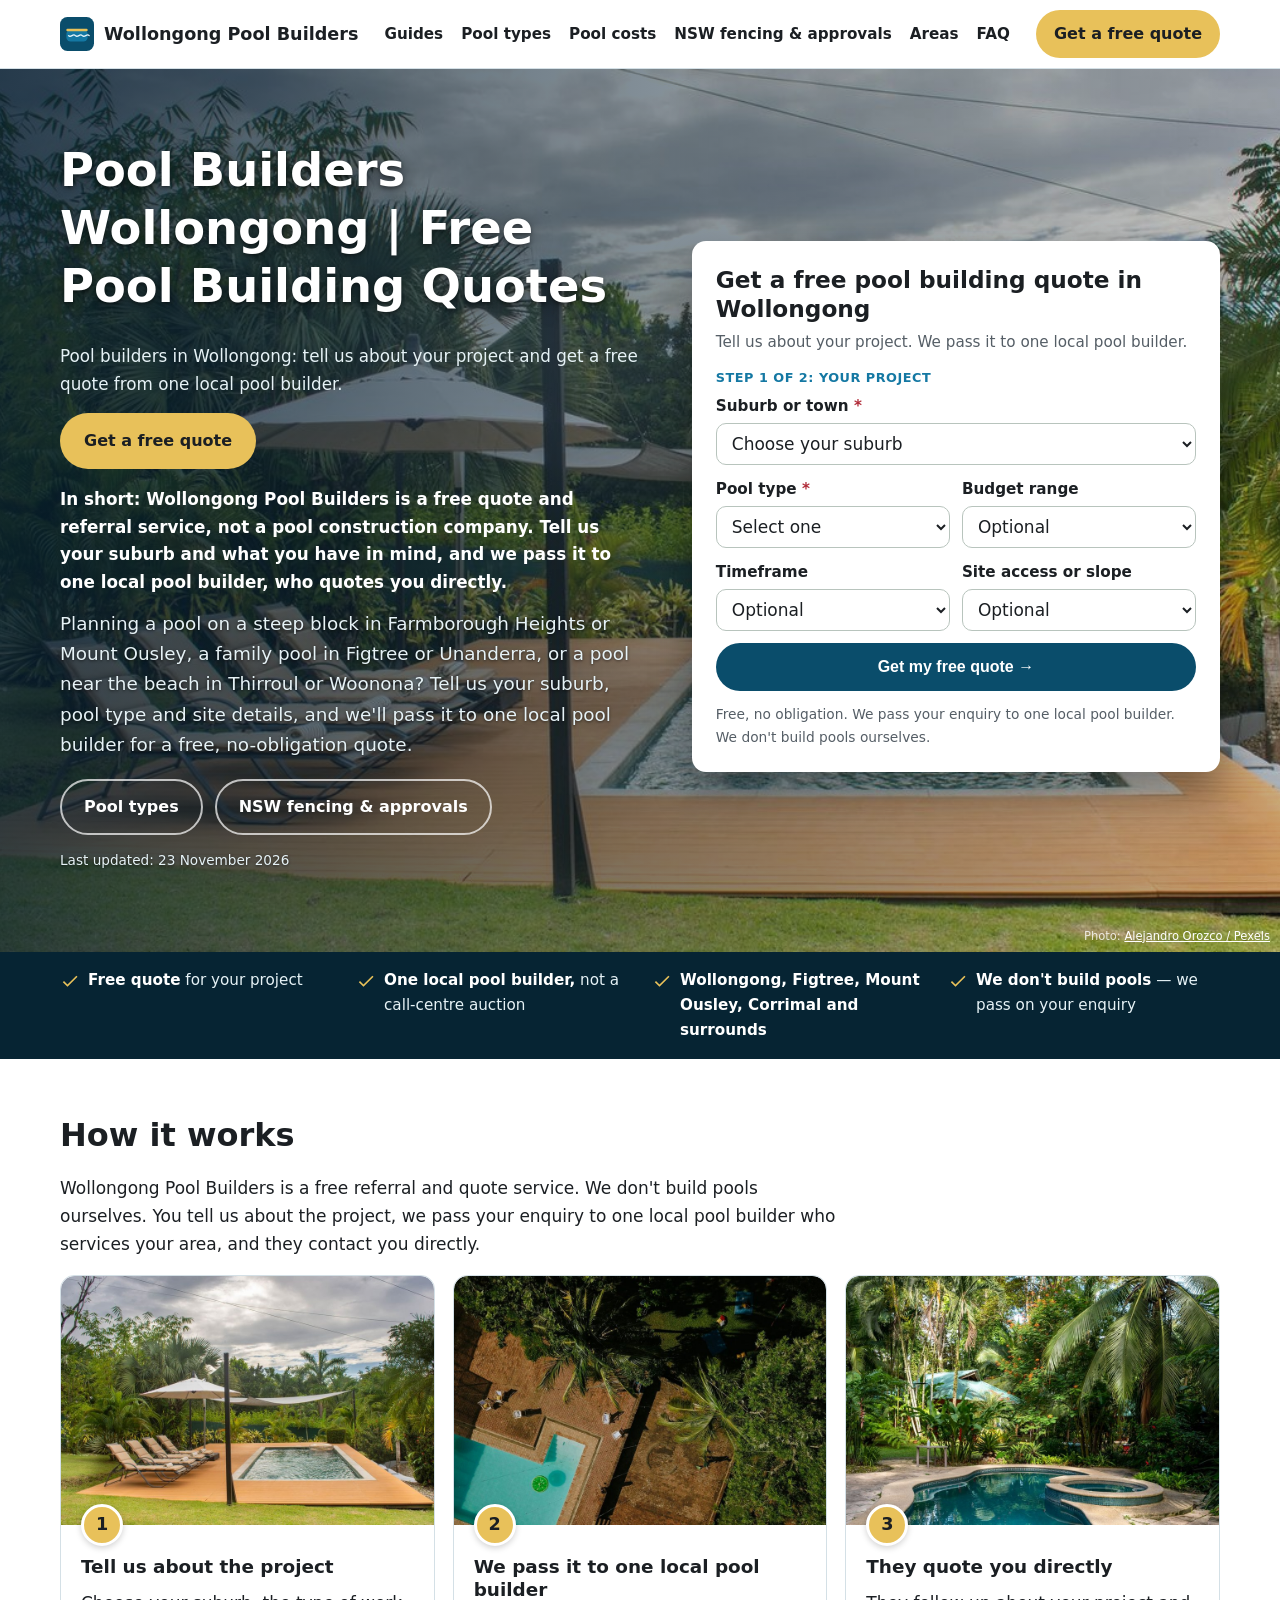
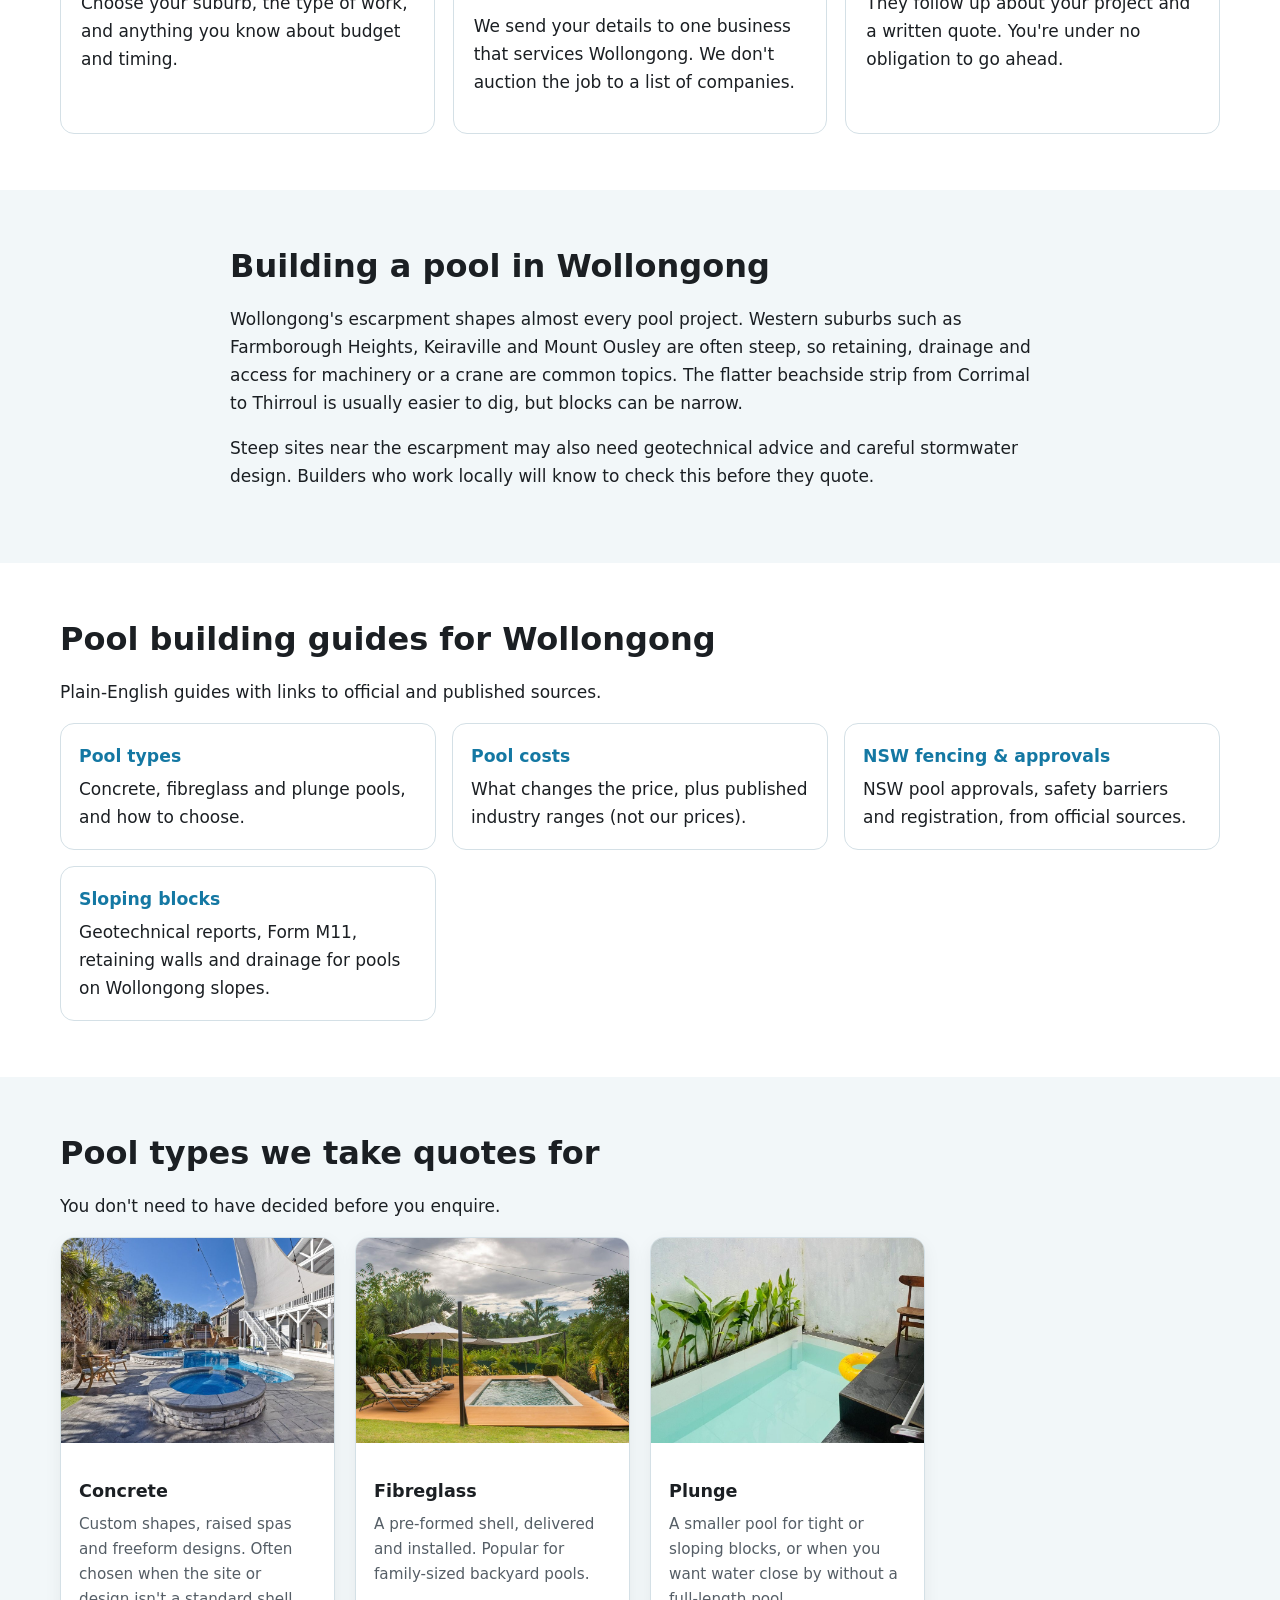
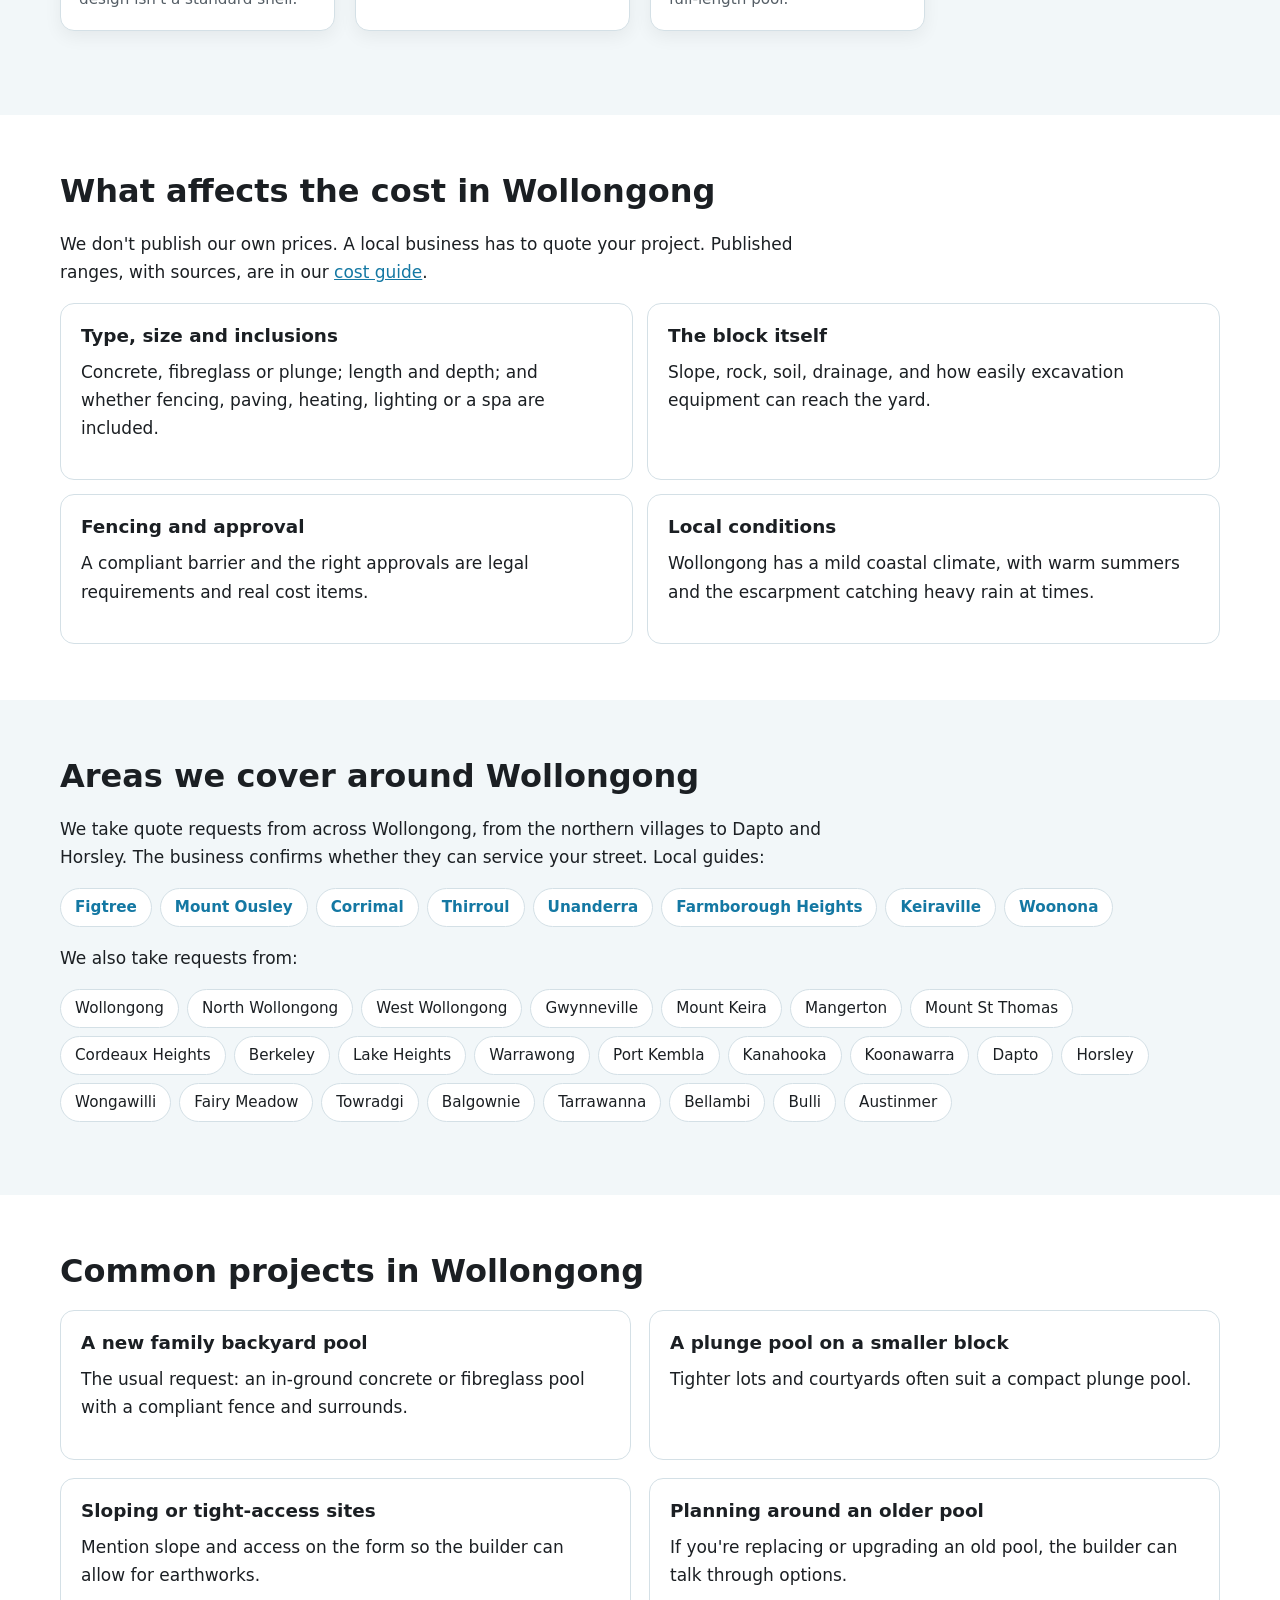
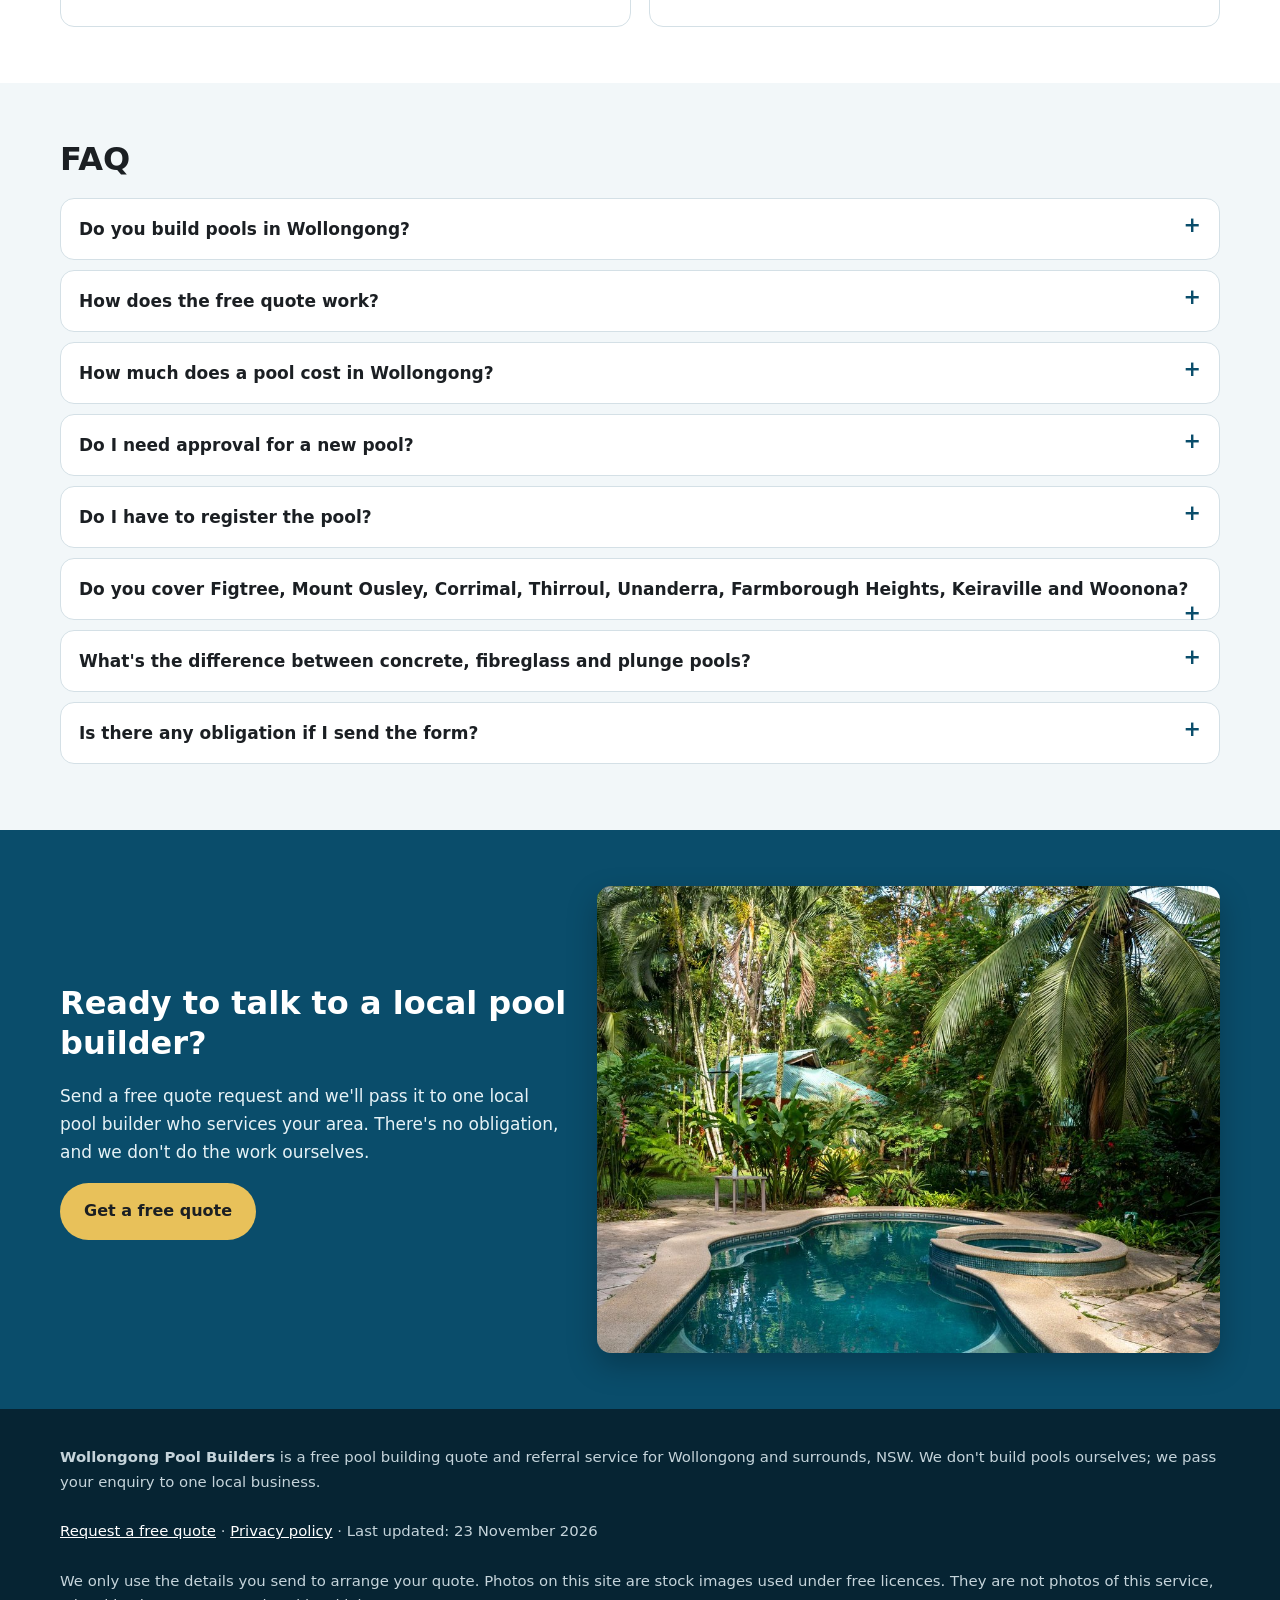
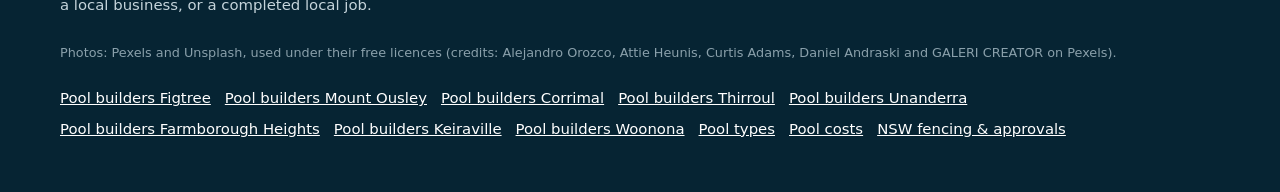
<file: index.html>
<!doctype html>
<html lang="en-AU">
<head>
<meta charset="utf-8">
<!-- Search Console verification meta tag goes here once the property is created -->
<meta name="viewport" content="width=device-width, initial-scale=1">
<title>Pool Builders Wollongong | Free Pool Building Quotes</title>
<meta name="description" content="Pool builders in Wollongong, including Figtree, Mount Ousley, Corrimal, Thirroul, Unanderra, Farmborough Heights, Keiraville and Woonona. Get a free quote from one local pool builder. We don&#x27;t build pools ourselves.">
<link rel="canonical" href="https://wollongongpoolbuilders.com.au/">
<link rel="icon" href="/favicon.svg" type="image/svg+xml">
<meta name="theme-color" content="#0a4d6b">
<meta property="og:type" content="website">
<meta property="og:locale" content="en_AU">
<meta property="og:site_name" content="Wollongong Pool Builders">
<meta property="og:title" content="Pool Builders Wollongong | Free Pool Building Quotes">
<meta property="og:description" content="Pool builders in Wollongong, including Figtree, Mount Ousley, Corrimal, Thirroul, Unanderra, Farmborough Heights, Keiraville and Woonona. Get a free quote from one local pool builder. We don&#x27;t build pools ourselves.">
<meta property="og:url" content="https://wollongongpoolbuilders.com.au/">
<meta property="og:image" content="https://wollongongpoolbuilders.com.au/img/hero.jpg">
<meta name="twitter:card" content="summary_large_image">
<meta name="twitter:image" content="https://wollongongpoolbuilders.com.au/img/hero.jpg">
<script>document.documentElement.classList.add('js')</script>
<link rel="stylesheet" href="/styles.css">
<!-- GA4 Measurement ID G-ZWHP8CDN0Y -->
<script async src="https://www.googletagmanager.com/gtag/js?id=G-ZWHP8CDN0Y"></script>
<script>window.dataLayer=window.dataLayer||[];function gtag(){dataLayer.push(arguments);}gtag('js',new Date());gtag('config','G-ZWHP8CDN0Y');</script>
<script type="application/ld+json">
{
 "@context": "https://schema.org",
 "@type": "WebPage",
 "@id": "https://wollongongpoolbuilders.com.au/#webpage",
 "url": "https://wollongongpoolbuilders.com.au/",
 "name": "Pool Builders Wollongong | Free Pool Building Quotes",
 "description": "Pool builders in Wollongong, including Figtree, Mount Ousley, Corrimal, Thirroul, Unanderra, Farmborough Heights, Keiraville and Woonona. Get a free quote from one local pool builder. We don't build pools ourselves.",
 "inLanguage": "en-AU",
 "dateModified": "2026-11-23",
 "isPartOf": {
  "@id": "https://wollongongpoolbuilders.com.au/#website"
 },
 "about": {
  "@id": "https://wollongongpoolbuilders.com.au/#business"
 }
}
</script>
<script type="application/ld+json">
{
 "@context": "https://schema.org",
 "@type": "LocalBusiness",
 "@id": "https://wollongongpoolbuilders.com.au/#business",
 "name": "Wollongong Pool Builders",
 "url": "https://wollongongpoolbuilders.com.au/",
 "description": "Pool builders in Wollongong, including Figtree, Mount Ousley, Corrimal, Thirroul, Unanderra, Farmborough Heights, Keiraville and Woonona. Get a free quote from one local pool builder. We don't build pools ourselves. A free referral and quote service. It doesn't build pools; one local business quotes and does the work.",
 "image": "https://wollongongpoolbuilders.com.au/img/hero.jpg",
 "areaServed": [
  {
   "@type": "Place",
   "name": "Wollongong, NSW"
  },
  {
   "@type": "Place",
   "name": "Figtree, NSW"
  },
  {
   "@type": "Place",
   "name": "Mount Ousley, NSW"
  },
  {
   "@type": "Place",
   "name": "Corrimal, NSW"
  },
  {
   "@type": "Place",
   "name": "Thirroul, NSW"
  },
  {
   "@type": "Place",
   "name": "Unanderra, NSW"
  },
  {
   "@type": "Place",
   "name": "Farmborough Heights, NSW"
  },
  {
   "@type": "Place",
   "name": "Keiraville, NSW"
  },
  {
   "@type": "Place",
   "name": "Woonona, NSW"
  }
 ]
}
</script>
<script type="application/ld+json">
{
 "@context": "https://schema.org",
 "@type": "WebSite",
 "@id": "https://wollongongpoolbuilders.com.au/#website",
 "name": "Wollongong Pool Builders",
 "url": "https://wollongongpoolbuilders.com.au/",
 "inLanguage": "en-AU",
 "dateModified": "2026-11-23"
}
</script>
<script type="application/ld+json">
{
 "@context": "https://schema.org",
 "@type": "Service",
 "@id": "https://wollongongpoolbuilders.com.au/#service",
 "name": "Pool building quotes in Wollongong",
 "serviceType": "Pool builder referral and quote service",
 "url": "https://wollongongpoolbuilders.com.au/",
 "provider": {
  "@id": "https://wollongongpoolbuilders.com.au/#business"
 },
 "areaServed": [
  {
   "@type": "Place",
   "name": "Wollongong, NSW"
  },
  {
   "@type": "Place",
   "name": "Figtree, NSW"
  },
  {
   "@type": "Place",
   "name": "Mount Ousley, NSW"
  },
  {
   "@type": "Place",
   "name": "Corrimal, NSW"
  },
  {
   "@type": "Place",
   "name": "Thirroul, NSW"
  },
  {
   "@type": "Place",
   "name": "Unanderra, NSW"
  },
  {
   "@type": "Place",
   "name": "Farmborough Heights, NSW"
  },
  {
   "@type": "Place",
   "name": "Keiraville, NSW"
  },
  {
   "@type": "Place",
   "name": "Woonona, NSW"
  }
 ]
}
</script>
<script type="application/ld+json">
{
 "@context": "https://schema.org",
 "@type": "FAQPage",
 "mainEntity": [
  {
   "@type": "Question",
   "name": "Do you build pools in Wollongong?",
   "acceptedAnswer": {
    "@type": "Answer",
    "text": "No. Wollongong Pool Builders is a free quote and referral service. We don't design, excavate or build pools. We pass your enquiry to one local pool builder who services your area, and they contact you directly."
   }
  },
  {
   "@type": "Question",
   "name": "How does the free quote work?",
   "acceptedAnswer": {
    "@type": "Answer",
    "text": "Fill in the form with your suburb, the pool type you have in mind and your contact details. We send that to one local pool builder, who follows up about a site visit and a written quote. There's no charge and no obligation."
   }
  },
  {
   "@type": "Question",
   "name": "How much does a pool cost in Wollongong?",
   "acceptedAnswer": {
    "@type": "Answer",
    "text": "It depends on the type, size, site, access, fencing and what's included. We don't publish our own prices. Industry guides linked in our pool cost guide give national ranges only. A local builder has to quote your block."
   }
  },
  {
   "@type": "Question",
   "name": "Do I need approval for a new pool?",
   "acceptedAnswer": {
    "@type": "Answer",
    "text": "Usually, yes. NSW pools need council or certifier approval (often complying development), a licensed builder, a principal certifier, and an occupation certificate before the pool is used. See our NSW pool approvals guide."
   }
  },
  {
   "@type": "Question",
   "name": "Do I have to register the pool?",
   "acceptedAnswer": {
    "@type": "Answer",
    "text": "Yes. All pools and spas in NSW must be registered on the NSW Swimming Pool Register."
   }
  },
  {
   "@type": "Question",
   "name": "Do you cover Figtree, Mount Ousley, Corrimal, Thirroul, Unanderra, Farmborough Heights, Keiraville and Woonona?",
   "acceptedAnswer": {
    "@type": "Answer",
    "text": "Yes. We take requests from across Wollongong and nearby areas. The builder confirms whether they can service your street."
   }
  },
  {
   "@type": "Question",
   "name": "What's the difference between concrete, fibreglass and plunge pools?",
   "acceptedAnswer": {
    "@type": "Answer",
    "text": "Concrete is built on site and can be custom shaped. Fibreglass is a pre-formed shell that is delivered and installed. A plunge pool is a smaller pool in either material. See our pool types guide."
   }
  },
  {
   "@type": "Question",
   "name": "Is there any obligation if I send the form?",
   "acceptedAnswer": {
    "@type": "Answer",
    "text": "No. The request is free, and you don't have to accept the quote."
   }
  }
 ]
}
</script>
</head>
<body>
<a class="skip-link" href="#main">Skip to content</a>
<header class="site-header">
  <div class="wrap">
    <a class="brand" href="/" aria-label="Wollongong Pool Builders home">
      <svg viewBox="0 0 64 64" aria-hidden="true"><rect width="64" height="64" rx="14" fill="#0a4d6b"/><rect x="12" y="24" width="40" height="22" rx="8" fill="#1478a3"/><path d="M16 35c5 5 8-5 13 0s8-5 13 0 8-5 13 0" fill="none" stroke="#e8f6fb" stroke-width="2.4" stroke-linecap="round"/><rect x="12" y="22" width="40" height="5" rx="2" fill="#e8c15a"/></svg>
      Wollongong Pool Builders
    </a>
    <nav class="nav" aria-label="Main">
      <a href="/#guides">Guides</a><a href="/pool-types/">Pool types</a><a href="/pool-costs/">Pool costs</a><a href="/nsw-pool-fencing-approvals/">NSW fencing &amp; approvals</a><a href="/#areas">Areas</a><a href="/#faq">FAQ</a>
    </nav>
    <a class="btn btn-call header-call" href="#quote">Get a free quote</a>
  </div>
</header>
<main id="main">
<section class="hero" aria-labelledby="h1">
  <picture class="hero-bg">
    <source media="(max-width: 700px)" srcset="/img/hero-mobile.jpg" width="684" height="720">
    <img src="/img/hero.jpg" width="1280" height="720" alt="In-ground pool with a timber deck, sun lounges and planting" fetchpriority="high" decoding="async">
  </picture>
  <div class="wrap hero-grid">
    <div class="hero-copy">
      <h1 id="h1">Pool Builders Wollongong | Free Pool Building Quotes</h1>
      <p class="h3-tag">Pool builders in Wollongong: tell us about your project and get a free quote from one local pool builder.</p>
      <p class="h3-cta"><a class="btn btn-call btn-xl" href="#quote">Get a free quote</a></p>
      <p class="summary">In short: Wollongong Pool Builders is a free quote and referral service, not a pool construction company. Tell us your suburb and what you have in mind, and we pass it to one local pool builder, who quotes you directly.</p>
      <p class="lead">Planning a pool on a steep block in Farmborough Heights or Mount Ousley, a family pool in Figtree or Unanderra, or a pool near the beach in Thirroul or Woonona? Tell us your suburb, pool type and site details, and we&#x27;ll pass it to one local pool builder for a free, no-obligation quote.</p>
      <div class="ctas"><a class="btn btn-ghost" href="/pool-types/">Pool types</a><a class="btn btn-ghost" href="/nsw-pool-fencing-approvals/">NSW fencing &amp; approvals</a></div>
      <p class="updated">Last updated: 23 November 2026</p>
    </div>
    <div class="hero-form-card" id="quote">
      <h2 id="quote-h">Get a free pool building quote in Wollongong</h2>
      <p class="form-intro">Tell us about your project. We pass it to one local pool builder.</p>
      <form class="quote-form two-step" id="quote-form" data-form="pool_builder_quote" action="https://formsubmit.co/quotes@wollongongpoolbuilders.com.au" method="post" novalidate>
        <input type="hidden" name="_subject" value="New quote request – wollongongpoolbuilders.com.au">
        <input type="hidden" name="_captcha" value="true">
        <input type="hidden" name="_template" value="table">
        <input type="hidden" name="_next" value="https://wollongongpoolbuilders.com.au/thanks.html?lead=1">
        <input type="hidden" name="_autoresponse" value="Thanks for your pool building request. We&#x27;ve received it and are passing it to a local pool builder, who&#x27;ll be in touch about your project.">
        <input type="text" name="_honey" style="display:none" tabindex="-1" autocomplete="off" aria-hidden="true">
        <input type="hidden" name="source" value="wollongongpoolbuilders.com.au">
        <fieldset class="step step-1">
          <legend class="step-label">Step 1 of 2: your project</legend>
          <div class="full"><label for="suburb">Suburb or town <span class="req" aria-hidden="true">*</span></label>
            <select id="suburb" name="suburb" required><option value="">Choose your suburb</option><option>Wollongong</option><option>North Wollongong</option><option>West Wollongong</option><option>Gwynneville</option><option>Keiraville</option><option>Mount Ousley</option><option>Mount Keira</option><option>Mangerton</option><option>Mount St Thomas</option><option>Figtree</option><option>Cordeaux Heights</option><option>Farmborough Heights</option><option>Unanderra</option><option>Berkeley</option><option>Lake Heights</option><option>Warrawong</option><option>Port Kembla</option><option>Kanahooka</option><option>Koonawarra</option><option>Dapto</option><option>Horsley</option><option>Wongawilli</option><option>Fairy Meadow</option><option>Towradgi</option><option>Balgownie</option><option>Corrimal</option><option>Tarrawanna</option><option>Bellambi</option><option>Woonona</option><option>Bulli</option><option>Thirroul</option><option>Austinmer</option><option value="Other">Other (tell us below)</option></select></div>
          <div class="full other-wrap"><label for="suburb_other">Other suburb or town</label><input id="suburb_other" name="suburb_other" type="text" autocomplete="address-level2"></div>
          <div><label for="proj_type">Pool type <span class="req" aria-hidden="true">*</span></label>
            <select id="proj_type" name="pool_type" required><option value="">Select one</option><option>Concrete</option><option>Fibreglass</option><option>Plunge</option><option>Not sure</option></select></div>
          <div><label for="budget">Budget range</label>
            <select id="budget" name="budget"><option value="">Optional</option><option>Under $40,000</option><option>$40,000–$70,000</option><option>$70,000–$100,000</option><option>$100,000–$150,000</option><option>$150,000 or more</option><option>Not sure / want advice</option></select></div>
          <div><label for="timeframe">Timeframe</label>
            <select id="timeframe" name="timeframe"><option value="">Optional</option><option>ASAP / within a month</option><option>Next 1–3 months</option><option>3–6 months</option><option>6–12 months</option><option>Just researching</option></select></div>
          <div><label for="extra1">Site access or slope</label>
            <select id="extra1" name="site_access"><option value="">Optional</option><option>Easy access, fairly level</option><option>Narrow side access</option><option>Sloping block</option><option>Restricted access / tight site</option><option>Not sure</option></select></div>
          <div class="full js-only"><button class="btn btn-primary btn-block" type="button" id="to-step-2">Get my free quote →</button></div>
          <p class="microcopy full">Free, no obligation. We pass your enquiry to one local pool builder. We don't build pools ourselves.</p>
          <p class="form-error full" id="step1-error" role="alert" hidden>Please choose your suburb and pool type.</p>
        </fieldset>
        <fieldset class="step step-2" id="step-2">
          <legend class="step-label">Step 2 of 2: your details</legend>
          <div><label for="name">Name <span class="req" aria-hidden="true">*</span></label><input id="name" name="name" type="text" autocomplete="name" required></div>
          <div><label for="phone">Phone <span class="req" aria-hidden="true">*</span></label><input id="phone" name="phone" type="tel" autocomplete="tel" inputmode="tel" required></div>
          <div class="full"><label for="email">Email <span class="req" aria-hidden="true">*</span></label><input id="email" name="email" type="email" autocomplete="email" required></div>
          <div class="full"><label for="message">Anything else we should pass on?</label><textarea id="message" name="message" rows="2" placeholder="e.g. fibreglass family pool in Figtree, sloping backyard, want fencing included"></textarea></div>
          <p class="consent full">By sending this form you agree we can share your details with one local pool builder so they can quote for your project. See our <a href="/privacy.html">privacy policy</a>.</p>
          <div class="full step2-actions"><button class="btn btn-primary" type="submit">Send my quote request</button><button class="btn-link js-only" type="button" id="back-1">← Back</button></div>
        </fieldset>
      </form>
    </div>
  </div>
  <p class="photo-credit">Photo: <a href="https://www.pexels.com/photo/tropical-backyard-pool-with-lounge-chairs-32509620/" rel="noopener">Alejandro Orozco / Pexels</a></p>
</section>
<section class="trust" aria-label="Why use this service">
  <ul class="wrap trust-list">
    <li><svg viewBox="0 0 24 24" aria-hidden="true"><path fill="currentColor" d="M9 16.2 4.8 12l-1.4 1.4L9 19 21 7l-1.4-1.4z"/></svg><span><strong>Free quote</strong> for your project</span></li>
    <li><svg viewBox="0 0 24 24" aria-hidden="true"><path fill="currentColor" d="M9 16.2 4.8 12l-1.4 1.4L9 19 21 7l-1.4-1.4z"/></svg><span><strong>One local pool builder,</strong> not a call-centre auction</span></li>
    <li><svg viewBox="0 0 24 24" aria-hidden="true"><path fill="currentColor" d="M9 16.2 4.8 12l-1.4 1.4L9 19 21 7l-1.4-1.4z"/></svg><span><strong>Wollongong, Figtree, Mount Ousley, Corrimal and surrounds</strong></span></li>
    <li><svg viewBox="0 0 24 24" aria-hidden="true"><path fill="currentColor" d="M9 16.2 4.8 12l-1.4 1.4L9 19 21 7l-1.4-1.4z"/></svg><span><strong>We don't build pools</strong> — we pass on your enquiry</span></li>
  </ul>
</section>
<section id="how" aria-labelledby="how-h">
  <div class="wrap">
    <h2 id="how-h">How it works</h2>
    <p class="intro">Wollongong Pool Builders is a free referral and quote service. We don't build pools ourselves. You tell us about the project, we pass your enquiry to one local pool builder who services your area, and they contact you directly.</p>
    <div class="grid grid-3">
      <article class="card step-card">
        <div class="step-img"><img src="/img/step1.jpg" width="900" height="600" alt="Illustration for telling us about your project" loading="lazy" decoding="async"></div>
        <div class="step-body"><span class="step-num">1</span><h3>Tell us about the project</h3><p>Choose your suburb, the type of work, and anything you know about budget and timing.</p></div>
      </article>
      <article class="card step-card">
        <div class="step-img"><img src="/img/step2.jpg" width="900" height="600" alt="Illustration for passing the enquiry to a local business" loading="lazy" decoding="async"></div>
        <div class="step-body"><span class="step-num">2</span><h3>We pass it to one local pool builder</h3><p>We send your details to one business that services Wollongong. We don't auction the job to a list of companies.</p></div>
      </article>
      <article class="card step-card">
        <div class="step-img"><img src="/img/step3.jpg" width="900" height="600" alt="Illustration for a site visit and written quote" loading="lazy" decoding="async"></div>
        <div class="step-body"><span class="step-num">3</span><h3>They quote you directly</h3><p>They follow up about your project and a written quote. You're under no obligation to go ahead.</p></div>
      </article>
    </div>
  </div>
</section>
<section class="alt" id="local" aria-labelledby="local-h">
  <div class="wrap narrow-copy">
    <h2 id="local-h">Building a pool in Wollongong</h2>
    <p>Wollongong's escarpment shapes almost every pool project. Western suburbs such as Farmborough Heights, Keiraville and Mount Ousley are often steep, so retaining, drainage and access for machinery or a crane are common topics. The flatter beachside strip from Corrimal to Thirroul is usually easier to dig, but blocks can be narrow.</p><p>Steep sites near the escarpment may also need geotechnical advice and careful stormwater design. Builders who work locally will know to check this before they quote.</p>
  </div>
</section>
<section id="guides" aria-labelledby="guides-h">
  <div class="wrap">
    <h2 id="guides-h">Pool building guides for Wollongong</h2>
    <p class="intro">Plain-English guides with links to official and published sources.</p>
    <div class="guide-cards"><a href="/pool-types/"><strong>Pool types</strong> Concrete, fibreglass and plunge pools, and how to choose.</a><a href="/pool-costs/"><strong>Pool costs</strong> What changes the price, plus published industry ranges (not our prices).</a><a href="/nsw-pool-fencing-approvals/"><strong>NSW fencing &amp; approvals</strong> NSW pool approvals, safety barriers and registration, from official sources.</a><a href="/pools-on-sloping-blocks/"><strong>Sloping blocks</strong> Geotechnical reports, Form M11, retaining walls and drainage for pools on Wollongong slopes.</a></div>
  </div>
</section>
<section class="alt" id="types" aria-labelledby="types-h">
  <div class="wrap">
    <h2 id="types-h">Pool types we take quotes for</h2>
    <p class="intro">You don't need to have decided before you enquire.</p>
    <div class="photo-cards type-grid">
      <a class="photo-card" href="/pool-types/"><span class="pc-img"><img src="/img/type1.jpg" width="900" height="675" alt="Concrete backyard pool with a raised spa and paved surround" loading="lazy" decoding="async"></span><span class="pc-body"><strong class="pc-title">Concrete</strong><span class="pc-text">Custom shapes, raised spas and freeform designs. Often chosen when the site or design isn&#x27;t a standard shell.</span></span></a>
      <a class="photo-card" href="/pool-types/"><span class="pc-img"><img src="/img/type2.jpg" width="900" height="675" alt="Rectangular in-ground pool with a timber deck and sun lounges" loading="lazy" decoding="async"></span><span class="pc-body"><strong class="pc-title">Fibreglass</strong><span class="pc-text">A pre-formed shell, delivered and installed. Popular for family-sized backyard pools.</span></span></a>
      <a class="photo-card" href="/pool-types/"><span class="pc-img"><img src="/img/type3.jpg" width="900" height="675" alt="Compact plunge pool in a small courtyard with planting" loading="lazy" decoding="async"></span><span class="pc-body"><strong class="pc-title">Plunge</strong><span class="pc-text">A smaller pool for tight or sloping blocks, or when you want water close by without a full-length pool.</span></span></a>
    </div>
  </div>
</section>
<section id="costs" aria-labelledby="costs-h">
  <div class="wrap">
    <h2 id="costs-h">What affects the cost in Wollongong</h2>
    <p class="intro">We don't publish our own prices. A local business has to quote your project. Published ranges, with sources, are in our <a href="/pool-costs/">cost guide</a>.</p>
    <div class="factor-grid"><article class="card"><h3>Type, size and inclusions</h3><p>Concrete, fibreglass or plunge; length and depth; and whether fencing, paving, heating, lighting or a spa are included.</p></article><article class="card"><h3>The block itself</h3><p>Slope, rock, soil, drainage, and how easily excavation equipment can reach the yard.</p></article><article class="card"><h3>Fencing and approval</h3><p>A compliant barrier and the right approvals are legal requirements and real cost items.</p></article><article class="card"><h3>Local conditions</h3><p>Wollongong has a mild coastal climate, with warm summers and the escarpment catching heavy rain at times.</p></article></div>
  </div>
</section>
<section class="alt" id="areas" aria-labelledby="areas-h">
  <div class="wrap">
    <h2 id="areas-h">Areas we cover around Wollongong</h2>
    <p class="intro">We take quote requests from across Wollongong, from the northern villages to Dapto and Horsley. The business confirms whether they can service your street. Local guides:</p>
    <ul class="areas"><li><a href="/pool-builders-figtree/">Figtree</a></li><li><a href="/pool-builders-mount-ousley/">Mount Ousley</a></li><li><a href="/pool-builders-corrimal/">Corrimal</a></li><li><a href="/pool-builders-thirroul/">Thirroul</a></li><li><a href="/pool-builders-unanderra/">Unanderra</a></li><li><a href="/pool-builders-farmborough-heights/">Farmborough Heights</a></li><li><a href="/pool-builders-keiraville/">Keiraville</a></li><li><a href="/pool-builders-woonona/">Woonona</a></li></ul>
    <p class="intro">We also take requests from:</p>
    <ul class="areas"><li>Wollongong</li><li>North Wollongong</li><li>West Wollongong</li><li>Gwynneville</li><li>Mount Keira</li><li>Mangerton</li><li>Mount St Thomas</li><li>Cordeaux Heights</li><li>Berkeley</li><li>Lake Heights</li><li>Warrawong</li><li>Port Kembla</li><li>Kanahooka</li><li>Koonawarra</li><li>Dapto</li><li>Horsley</li><li>Wongawilli</li><li>Fairy Meadow</li><li>Towradgi</li><li>Balgownie</li><li>Tarrawanna</li><li>Bellambi</li><li>Bulli</li><li>Austinmer</li></ul>
  </div>
</section>
<section id="jobs" aria-labelledby="jobs-h">
  <div class="wrap">
    <h2 id="jobs-h">Common projects in Wollongong</h2>
    <div class="grid grid-2"><article class="card"><h3>A new family backyard pool</h3><p>The usual request: an in-ground concrete or fibreglass pool with a compliant fence and surrounds.</p></article><article class="card"><h3>A plunge pool on a smaller block</h3><p>Tighter lots and courtyards often suit a compact plunge pool.</p></article><article class="card"><h3>Sloping or tight-access sites</h3><p>Mention slope and access on the form so the builder can allow for earthworks.</p></article><article class="card"><h3>Planning around an older pool</h3><p>If you&#x27;re replacing or upgrading an old pool, the builder can talk through options.</p></article></div>
  </div>
</section>
<section class="alt" id="faq" aria-labelledby="faq-h">
  <div class="wrap">
    <h2 id="faq-h">FAQ</h2>
    <details><summary>Do you build pools in Wollongong?</summary><p>No. Wollongong Pool Builders is a free quote and referral service. We don't design, excavate or build pools. We pass your enquiry to one local pool builder who services your area, and they contact you directly.</p></details>
<details><summary>How does the free quote work?</summary><p>Fill in the form with your suburb, the pool type you have in mind and your contact details. We send that to one local pool builder, who follows up about a site visit and a written quote. There's no charge and no obligation.</p></details>
<details><summary>How much does a pool cost in Wollongong?</summary><p>It depends on the type, size, site, access, fencing and what's included. We don't publish our own prices. Industry guides linked in our <a href="/pool-costs/">pool cost guide</a> give national ranges only. A local builder has to quote your block.</p></details>
<details><summary>Do I need approval for a new pool?</summary><p>Usually, yes. NSW pools need council or certifier approval (often complying development), a licensed builder, a principal certifier, and an occupation certificate before the pool is used. See our <a href="/nsw-pool-fencing-approvals/">NSW pool approvals guide</a>.</p></details>
<details><summary>Do I have to register the pool?</summary><p>Yes. All pools and spas in NSW must be registered on the NSW Swimming Pool Register.</p></details>
<details><summary>Do you cover Figtree, Mount Ousley, Corrimal, Thirroul, Unanderra, Farmborough Heights, Keiraville and Woonona?</summary><p>Yes. We take requests from across Wollongong and nearby areas. The builder confirms whether they can service your street.</p></details>
<details><summary>What&#x27;s the difference between concrete, fibreglass and plunge pools?</summary><p>Concrete is built on site and can be custom shaped. Fibreglass is a pre-formed shell that is delivered and installed. A plunge pool is a smaller pool in either material. See our <a href="/pool-types/">pool types guide</a>.</p></details>
<details><summary>Is there any obligation if I send the form?</summary><p>No. The request is free, and you don't have to accept the quote.</p></details>
  </div>
</section>
<section class="quote" id="close" aria-labelledby="close-h">
  <div class="wrap closing-grid">
    <div>
      <h2 id="close-h">Ready to talk to a local pool builder?</h2>
      <p>Send a free quote request and we'll pass it to one local pool builder who services your area. There's no obligation, and we don't do the work ourselves.</p>
      <p><a class="btn btn-call" href="#quote">Get a free quote</a></p>
    </div>
    <div class="closing-photo"><img src="/img/closing.jpg" width="1000" height="750" alt="Closing illustration" loading="lazy" decoding="async"></div>
  </div>
</section>
</main>
<footer class="site-footer">
  <div class="wrap">
    <p><strong>Wollongong Pool Builders</strong> is a free pool building quote and referral service for Wollongong and surrounds, NSW. We don't build pools ourselves; we pass your enquiry to one local business.</p>
    <p><a href="#quote">Request a free quote</a> · <a href="/privacy.html">Privacy policy</a> · Last updated: 23 November 2026</p>
    <p>We only use the details you send to arrange your quote. Photos on this site are stock images used under free licences. They are not photos of this service, a local business, or a completed local job.</p>
    <p class="credit-line">Photos: Pexels and Unsplash, used under their free licences (credits: Alejandro Orozco, Attie Heunis, Curtis Adams, Daniel Andraski and GALERI CREATOR on Pexels).</p>
    <p class="footer-links"><a href="/pool-builders-figtree/">Pool builders Figtree</a> <a href="/pool-builders-mount-ousley/">Pool builders Mount Ousley</a> <a href="/pool-builders-corrimal/">Pool builders Corrimal</a> <a href="/pool-builders-thirroul/">Pool builders Thirroul</a> <a href="/pool-builders-unanderra/">Pool builders Unanderra</a> <a href="/pool-builders-farmborough-heights/">Pool builders Farmborough Heights</a> <a href="/pool-builders-keiraville/">Pool builders Keiraville</a> <a href="/pool-builders-woonona/">Pool builders Woonona</a> <a href="/pool-types/">Pool types</a> <a href="/pool-costs/">Pool costs</a> <a href="/nsw-pool-fencing-approvals/">NSW fencing &amp; approvals</a></p>
  </div>
</footer>

<div class="mobile-call" aria-label="Quick contact">
  <a class="btn btn-call" href="#quote">Get a free quote</a>
</div>
<script src="/form.js" defer></script>
<script>(function(){var b=document.querySelector('.mobile-call'),q=document.getElementById('quote');if(!b||!q||!('IntersectionObserver' in window))return;new IntersectionObserver(function(e){b.classList.toggle('mc-off',e[0].isIntersecting)},{threshold:.15}).observe(q)})();</script>

</body>
</html>
</file>
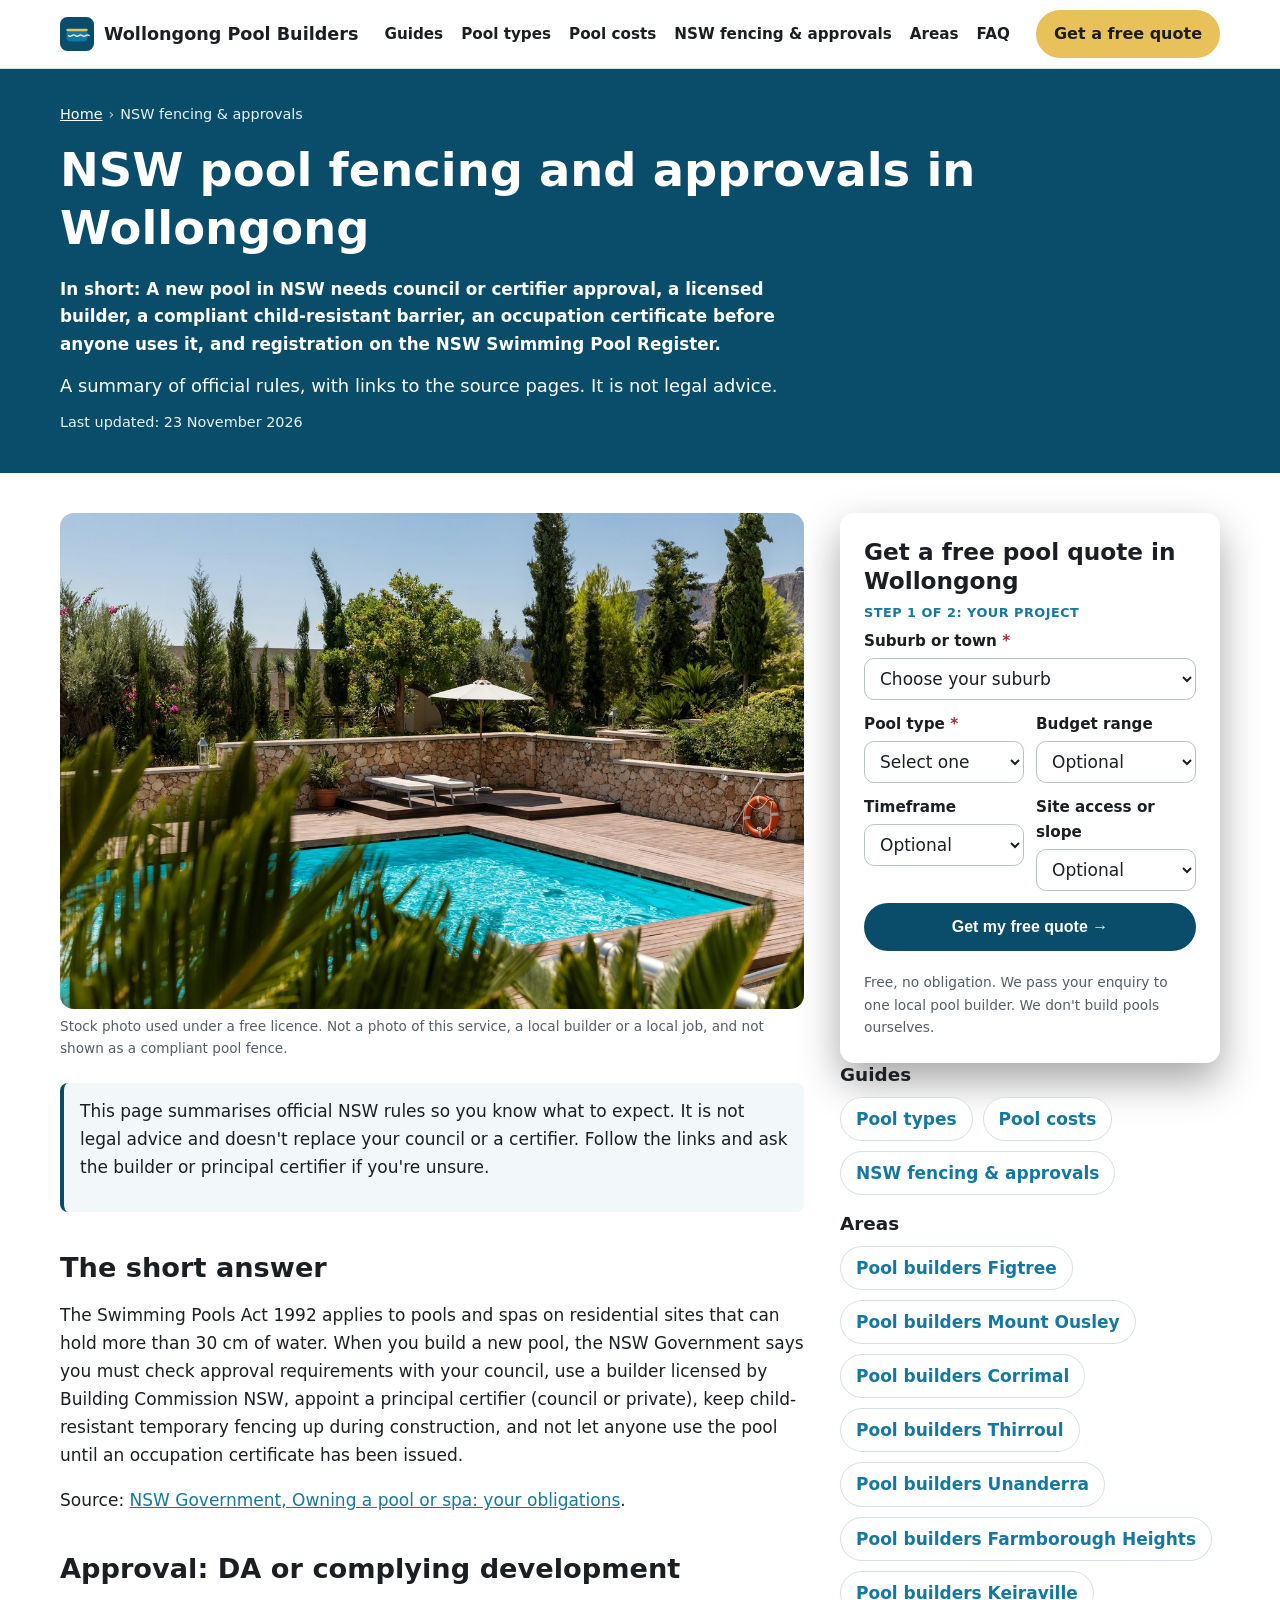
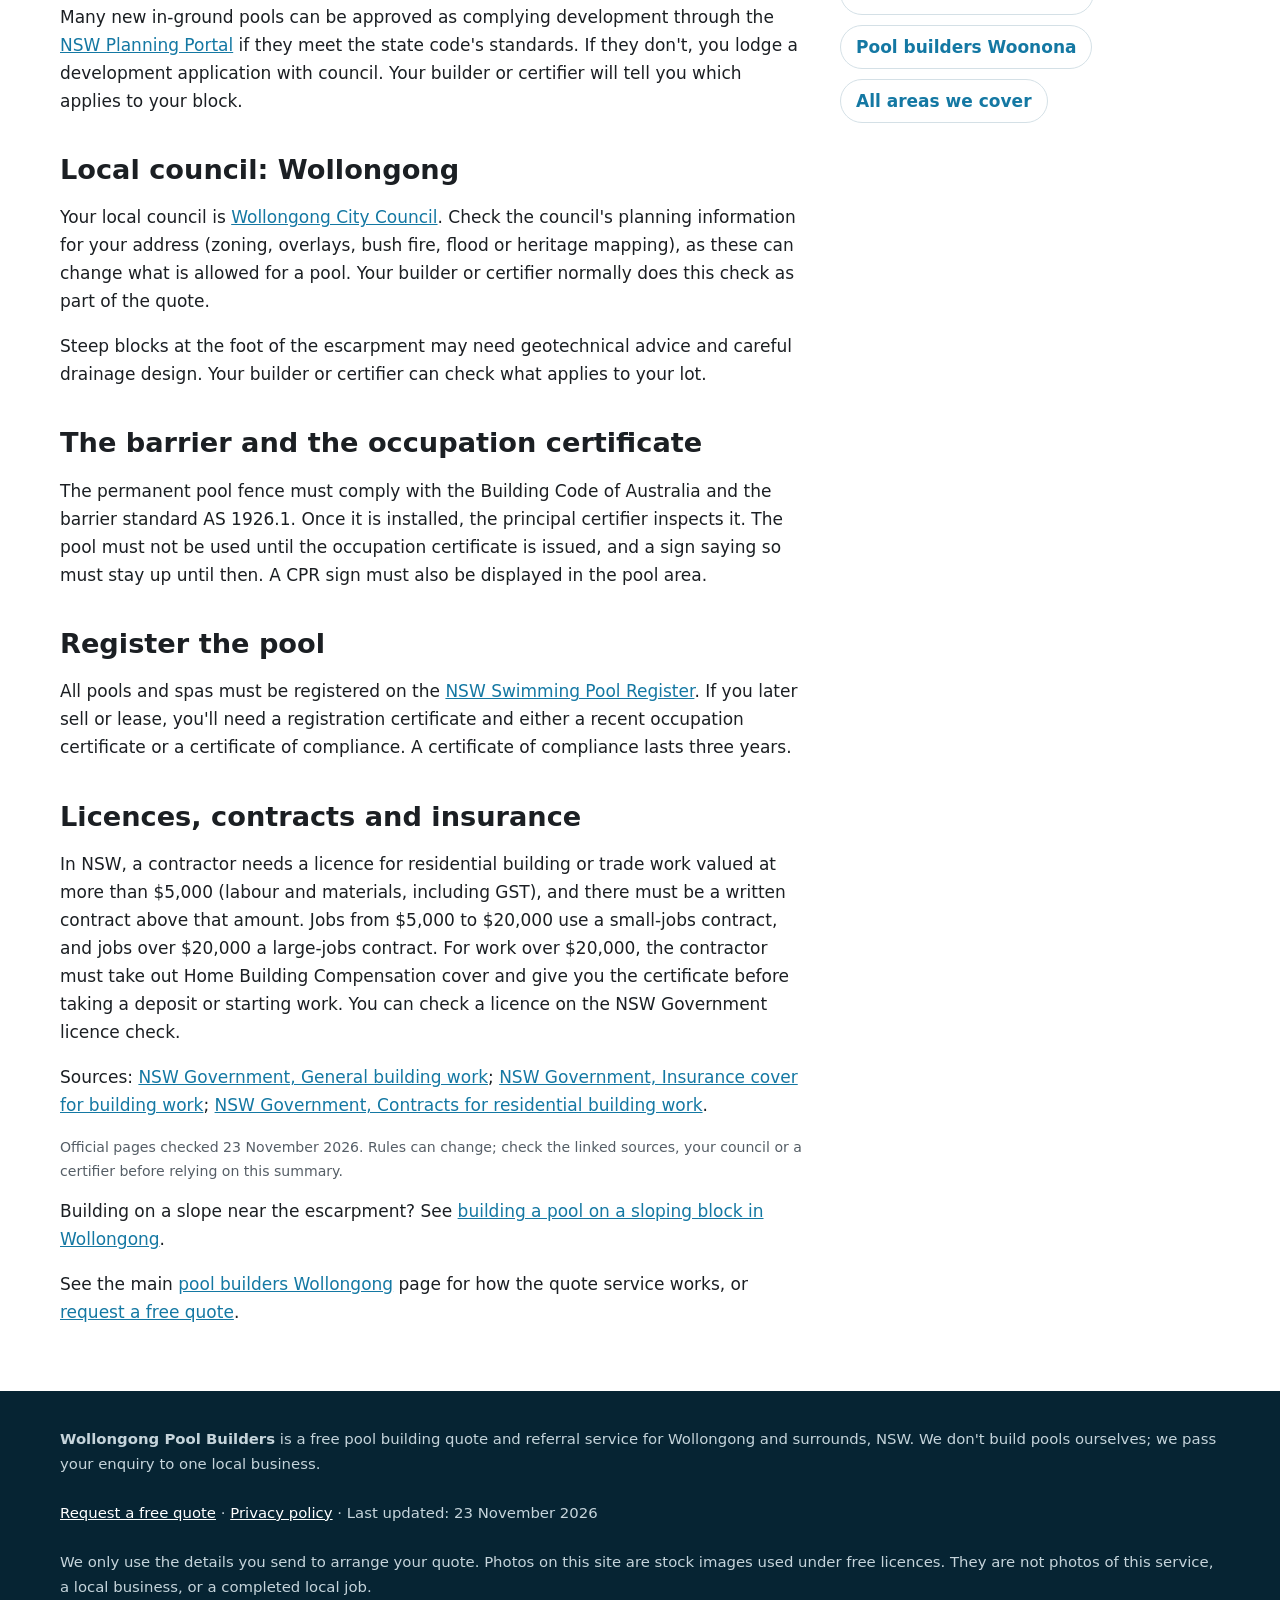
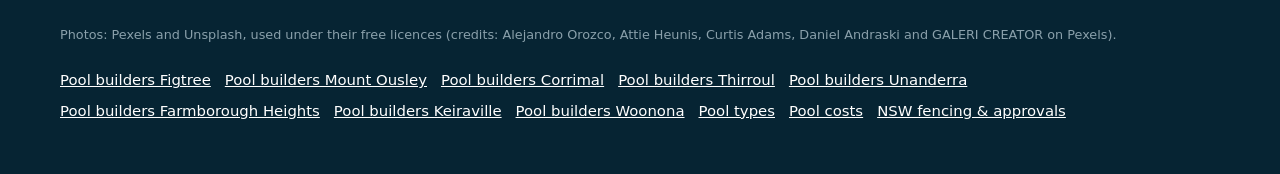
<file: nsw-pool-fencing-approvals/index.html>
<!doctype html>
<html lang="en-AU">
<head>
<meta charset="utf-8">
<!-- Search Console verification meta tag goes here once the property is created -->
<meta name="viewport" content="width=device-width, initial-scale=1">
<title>NSW Pool Fencing and Approvals in Wollongong | Official Rules</title>
<meta name="description" content="NSW pool approvals, safety barrier rules and registration for Wollongong, summarised from official sources with links.">
<link rel="canonical" href="https://wollongongpoolbuilders.com.au/nsw-pool-fencing-approvals/">
<link rel="icon" href="/favicon.svg" type="image/svg+xml">
<meta name="theme-color" content="#0a4d6b">
<meta property="og:type" content="article">
<meta property="og:locale" content="en_AU">
<meta property="og:site_name" content="Wollongong Pool Builders">
<meta property="og:title" content="NSW Pool Fencing and Approvals in Wollongong | Official Rules">
<meta property="og:description" content="NSW pool approvals, safety barrier rules and registration for Wollongong, summarised from official sources with links.">
<meta property="og:url" content="https://wollongongpoolbuilders.com.au/nsw-pool-fencing-approvals/">
<meta property="og:image" content="https://wollongongpoolbuilders.com.au/img/hero.jpg">
<meta name="twitter:card" content="summary_large_image">
<meta name="twitter:image" content="https://wollongongpoolbuilders.com.au/img/hero.jpg">
<script>document.documentElement.classList.add('js')</script>
<link rel="stylesheet" href="/styles.css">
<!-- GA4 Measurement ID G-ZWHP8CDN0Y -->
<script async src="https://www.googletagmanager.com/gtag/js?id=G-ZWHP8CDN0Y"></script>
<script>window.dataLayer=window.dataLayer||[];function gtag(){dataLayer.push(arguments);}gtag('js',new Date());gtag('config','G-ZWHP8CDN0Y');</script>
<script type="application/ld+json">
{
 "@context": "https://schema.org",
 "@type": "WebPage",
 "@id": "https://wollongongpoolbuilders.com.au/nsw-pool-fencing-approvals/#webpage",
 "url": "https://wollongongpoolbuilders.com.au/nsw-pool-fencing-approvals/",
 "name": "NSW Pool Fencing and Approvals in Wollongong | Official Rules",
 "description": "NSW pool approvals, safety barrier rules and registration for Wollongong, summarised from official sources with links.",
 "inLanguage": "en-AU",
 "dateModified": "2026-11-23",
 "isPartOf": {
  "@id": "https://wollongongpoolbuilders.com.au/#website"
 }
}
</script>
<script type="application/ld+json">
{
 "@context": "https://schema.org",
 "@type": "BreadcrumbList",
 "itemListElement": [
  {
   "@type": "ListItem",
   "position": 1,
   "name": "Home",
   "item": "https://wollongongpoolbuilders.com.au/"
  },
  {
   "@type": "ListItem",
   "position": 2,
   "name": "NSW Pool Fencing and Approvals in Wollongong",
   "item": "https://wollongongpoolbuilders.com.au/nsw-pool-fencing-approvals/"
  }
 ]
}
</script>
<script type="application/ld+json">
{
 "@context": "https://schema.org",
 "@type": "Service",
 "@id": "https://wollongongpoolbuilders.com.au/nsw-pool-fencing-approvals/#service",
 "name": "NSW Pool Fencing and Approvals in Wollongong",
 "serviceType": "Pool builder referral and quote service",
 "url": "https://wollongongpoolbuilders.com.au/nsw-pool-fencing-approvals/",
 "provider": {
  "@type": "Organization",
  "name": "Wollongong Pool Builders",
  "url": "https://wollongongpoolbuilders.com.au/"
 },
 "areaServed": [
  {
   "@type": "Place",
   "name": "Wollongong, NSW"
  }
 ]
}
</script>
</head>
<body>
<a class="skip-link" href="#main">Skip to content</a>
<header class="site-header">
  <div class="wrap">
    <a class="brand" href="/" aria-label="Wollongong Pool Builders home">
      <svg viewBox="0 0 64 64" aria-hidden="true"><rect width="64" height="64" rx="14" fill="#0a4d6b"/><rect x="12" y="24" width="40" height="22" rx="8" fill="#1478a3"/><path d="M16 35c5 5 8-5 13 0s8-5 13 0 8-5 13 0" fill="none" stroke="#e8f6fb" stroke-width="2.4" stroke-linecap="round"/><rect x="12" y="22" width="40" height="5" rx="2" fill="#e8c15a"/></svg>
      Wollongong Pool Builders
    </a>
    <nav class="nav" aria-label="Main">
      <a href="/#guides">Guides</a><a href="/pool-types/">Pool types</a><a href="/pool-costs/">Pool costs</a><a href="/nsw-pool-fencing-approvals/">NSW fencing &amp; approvals</a><a href="/#areas">Areas</a><a href="/#faq">FAQ</a>
    </nav>
    <a class="btn btn-call header-call" href="#quote">Get a free quote</a>
  </div>
</header>
<main id="main">
<section class="page-hero" aria-labelledby="h1">
  <div class="wrap">
    <nav class="crumbs" aria-label="Breadcrumb"><ol><li><a href="/">Home</a></li><li aria-current="page">NSW fencing &amp; approvals</li></ol></nav>
    <h1 id="h1">NSW pool fencing and approvals in Wollongong</h1>
    <p class="summary">In short: A new pool in NSW needs council or certifier approval, a licensed builder, a compliant child-resistant barrier, an occupation certificate before anyone uses it, and registration on the NSW Swimming Pool Register.</p>
    <p class="lead">A summary of official rules, with links to the source pages. It is not legal advice.</p>
    <p class="updated">Last updated: 23 November 2026</p>
  </div>
</section>
<div class="wrap page-grid">
  <article class="page-body">
<figure><img src="/img/rules.jpg" width="1200" height="800" style="aspect-ratio:3/2;object-fit:cover" alt="Backyard in-ground pool with a surrounding wall and timber deck, used only as a general illustration" decoding="async"><figcaption>Stock photo used under a free licence. Not a photo of this service, a local builder or a local job, and not shown as a compliant pool fence.</figcaption></figure>

<div class="callout"><p>This page summarises official NSW rules so you know what to expect. It is not legal advice and doesn't replace your council or a certifier. Follow the links and ask the builder or principal certifier if you're unsure.</p></div>
<h2>The short answer</h2>
<p>The Swimming Pools Act 1992 applies to pools and spas on residential sites that can hold more than 30 cm of water. When you build a new pool, the NSW Government says you must check approval requirements with your council, use a builder licensed by Building Commission NSW, appoint a principal certifier (council or private), keep child-resistant temporary fencing up during construction, and not let anyone use the pool until an occupation certificate has been issued.</p>
<p>Source: <a href="https://www.nsw.gov.au/housing-and-construction/building-or-renovating-a-home/pools-and-pool-safety/owner-obligations" rel="noopener">NSW Government, Owning a pool or spa: your obligations</a>.</p>
<h2>Approval: DA or complying development</h2>
<p>Many new in-ground pools can be approved as complying development through the <a href="https://www.planningportal.nsw.gov.au/onlinecdc" rel="noopener">NSW Planning Portal</a> if they meet the state code's standards. If they don't, you lodge a development application with council. Your builder or certifier will tell you which applies to your block.</p>
<h2>Local council: Wollongong</h2>
<p>Your local council is <a href="https://wollongong.nsw.gov.au/" rel="noopener">Wollongong City Council</a>. Check the council's planning information for your address (zoning, overlays, bush fire, flood or heritage mapping), as these can change what is allowed for a pool. Your builder or certifier normally does this check as part of the quote.</p>
<p>Steep blocks at the foot of the escarpment may need geotechnical advice and careful drainage design. Your builder or certifier can check what applies to your lot.</p>
<h2>The barrier and the occupation certificate</h2>
<p>The permanent pool fence must comply with the Building Code of Australia and the barrier standard AS 1926.1. Once it is installed, the principal certifier inspects it. The pool must not be used until the occupation certificate is issued, and a sign saying so must stay up until then. A CPR sign must also be displayed in the pool area.</p>
<h2>Register the pool</h2>
<p>All pools and spas must be registered on the <a href="https://www.swimmingpoolregister.nsw.gov.au/" rel="noopener">NSW Swimming Pool Register</a>. If you later sell or lease, you'll need a registration certificate and either a recent occupation certificate or a certificate of compliance. A certificate of compliance lasts three years.</p>
<h2>Licences, contracts and insurance</h2>
<p>In NSW, a contractor needs a licence for residential building or trade work valued at more than $5,000 (labour and materials, including GST), and there must be a written contract above that amount. Jobs from $5,000 to $20,000 use a small-jobs contract, and jobs over $20,000 a large-jobs contract. For work over $20,000, the contractor must take out Home Building Compensation cover and give you the certificate before taking a deposit or starting work. You can check a licence on the NSW Government licence check.</p>
<p>Sources: <a href="https://www.nsw.gov.au/business-and-economy/licences-and-credentials/building-and-trade-licences-and-registrations/general-building-work" rel="noopener">NSW Government, General building work</a>; <a href="https://www.nsw.gov.au/business-and-economy/licences-and-credentials/building-and-trade-licences-and-registrations/insurance-cover" rel="noopener">NSW Government, Insurance cover for building work</a>; <a href="https://www.nsw.gov.au/housing-and-construction/building-or-renovating-a-home/preparing/contracts" rel="noopener">NSW Government, Contracts for residential building work</a>.</p>
<p class="sources">Official pages checked 23 November 2026. Rules can change; check the linked sources, your council or a certifier before relying on this summary.</p>

<p>Building on a slope near the escarpment? See <a href="/pools-on-sloping-blocks/">building a pool on a sloping block in Wollongong</a>.</p>
<p class="home-link">See the main <a href="/">pool builders Wollongong</a> page for how the quote service works, or <a href="#quote">request a free quote</a>.</p>
  </article>
  <aside class="page-aside">
    <div class="hero-form-card" id="quote">
      <h2 id="quote-h">Get a free pool quote in Wollongong</h2>
      <form class="quote-form two-step" id="quote-form" data-form="pool_builder_quote" action="https://formsubmit.co/quotes@wollongongpoolbuilders.com.au" method="post" novalidate>
        <input type="hidden" name="_subject" value="New quote request – wollongongpoolbuilders.com.au">
        <input type="hidden" name="_captcha" value="true">
        <input type="hidden" name="_template" value="table">
        <input type="hidden" name="_next" value="https://wollongongpoolbuilders.com.au/thanks.html?lead=1">
        <input type="hidden" name="_autoresponse" value="Thanks for your pool building request. We&#x27;ve received it and are passing it to a local pool builder, who&#x27;ll be in touch about your project.">
        <input type="text" name="_honey" style="display:none" tabindex="-1" autocomplete="off" aria-hidden="true">
        <input type="hidden" name="source" value="wollongongpoolbuilders.com.au">
        <input type="hidden" name="page" value="/nsw-pool-fencing-approvals/">
        <fieldset class="step step-1">
          <legend class="step-label">Step 1 of 2: your project</legend>
          <div class="full"><label for="suburb">Suburb or town <span class="req" aria-hidden="true">*</span></label>
            <select id="suburb" name="suburb" required><option value="">Choose your suburb</option><option>Wollongong</option><option>North Wollongong</option><option>West Wollongong</option><option>Gwynneville</option><option>Keiraville</option><option>Mount Ousley</option><option>Mount Keira</option><option>Mangerton</option><option>Mount St Thomas</option><option>Figtree</option><option>Cordeaux Heights</option><option>Farmborough Heights</option><option>Unanderra</option><option>Berkeley</option><option>Lake Heights</option><option>Warrawong</option><option>Port Kembla</option><option>Kanahooka</option><option>Koonawarra</option><option>Dapto</option><option>Horsley</option><option>Wongawilli</option><option>Fairy Meadow</option><option>Towradgi</option><option>Balgownie</option><option>Corrimal</option><option>Tarrawanna</option><option>Bellambi</option><option>Woonona</option><option>Bulli</option><option>Thirroul</option><option>Austinmer</option><option value="Other">Other (tell us below)</option></select></div>
          <div class="full other-wrap"><label for="suburb_other">Other suburb or town</label><input id="suburb_other" name="suburb_other" type="text" autocomplete="address-level2"></div>
          <div><label for="proj_type">Pool type <span class="req" aria-hidden="true">*</span></label>
            <select id="proj_type" name="pool_type" required><option value="">Select one</option><option>Concrete</option><option>Fibreglass</option><option>Plunge</option><option>Not sure</option></select></div>
          <div><label for="budget">Budget range</label>
            <select id="budget" name="budget"><option value="">Optional</option><option>Under $40,000</option><option>$40,000–$70,000</option><option>$70,000–$100,000</option><option>$100,000–$150,000</option><option>$150,000 or more</option><option>Not sure / want advice</option></select></div>
          <div><label for="timeframe">Timeframe</label>
            <select id="timeframe" name="timeframe"><option value="">Optional</option><option>ASAP / within a month</option><option>Next 1–3 months</option><option>3–6 months</option><option>6–12 months</option><option>Just researching</option></select></div>
          <div><label for="extra1">Site access or slope</label>
            <select id="extra1" name="site_access"><option value="">Optional</option><option>Easy access, fairly level</option><option>Narrow side access</option><option>Sloping block</option><option>Restricted access / tight site</option><option>Not sure</option></select></div>
          <div class="full js-only"><button class="btn btn-primary btn-block" type="button" id="to-step-2">Get my free quote →</button></div>
          <p class="microcopy full">Free, no obligation. We pass your enquiry to one local pool builder. We don't build pools ourselves.</p>
          <p class="form-error full" id="step1-error" role="alert" hidden>Please choose your suburb and pool type.</p>
        </fieldset>
        <fieldset class="step step-2" id="step-2">
          <legend class="step-label">Step 2 of 2: your details</legend>
          <div><label for="name">Name <span class="req" aria-hidden="true">*</span></label><input id="name" name="name" type="text" autocomplete="name" required></div>
          <div><label for="phone">Phone <span class="req" aria-hidden="true">*</span></label><input id="phone" name="phone" type="tel" autocomplete="tel" inputmode="tel" required></div>
          <div class="full"><label for="email">Email <span class="req" aria-hidden="true">*</span></label><input id="email" name="email" type="email" autocomplete="email" required></div>
          <div class="full"><label for="message">Anything else we should pass on?</label><textarea id="message" name="message" rows="2" placeholder="e.g. fibreglass family pool in Figtree, sloping backyard, want fencing included"></textarea></div>
          <p class="consent full">By sending this form you agree we can share your details with one local pool builder so they can quote for your project. See our <a href="/privacy.html">privacy policy</a>.</p>
          <div class="full step2-actions"><button class="btn btn-primary" type="submit">Send my quote request</button><button class="btn-link js-only" type="button" id="back-1">← Back</button></div>
        </fieldset>
      </form>
    </div>
    <h3>Guides</h3>
    <ul class="link-list"><li><a href="/pool-types/">Pool types</a></li><li><a href="/pool-costs/">Pool costs</a></li><li><a href="/nsw-pool-fencing-approvals/">NSW fencing &amp; approvals</a></li></ul>
    <h3>Areas</h3>
    <ul class="link-list"><li><a href="/pool-builders-figtree/">Pool builders Figtree</a></li><li><a href="/pool-builders-mount-ousley/">Pool builders Mount Ousley</a></li><li><a href="/pool-builders-corrimal/">Pool builders Corrimal</a></li><li><a href="/pool-builders-thirroul/">Pool builders Thirroul</a></li><li><a href="/pool-builders-unanderra/">Pool builders Unanderra</a></li><li><a href="/pool-builders-farmborough-heights/">Pool builders Farmborough Heights</a></li><li><a href="/pool-builders-keiraville/">Pool builders Keiraville</a></li><li><a href="/pool-builders-woonona/">Pool builders Woonona</a></li><li><a href="/#areas">All areas we cover</a></li></ul>
  </aside>
</div>
</main>
<footer class="site-footer">
  <div class="wrap">
    <p><strong>Wollongong Pool Builders</strong> is a free pool building quote and referral service for Wollongong and surrounds, NSW. We don't build pools ourselves; we pass your enquiry to one local business.</p>
    <p><a href="#quote">Request a free quote</a> · <a href="/privacy.html">Privacy policy</a> · Last updated: 23 November 2026</p>
    <p>We only use the details you send to arrange your quote. Photos on this site are stock images used under free licences. They are not photos of this service, a local business, or a completed local job.</p>
    <p class="credit-line">Photos: Pexels and Unsplash, used under their free licences (credits: Alejandro Orozco, Attie Heunis, Curtis Adams, Daniel Andraski and GALERI CREATOR on Pexels).</p>
    <p class="footer-links"><a href="/pool-builders-figtree/">Pool builders Figtree</a> <a href="/pool-builders-mount-ousley/">Pool builders Mount Ousley</a> <a href="/pool-builders-corrimal/">Pool builders Corrimal</a> <a href="/pool-builders-thirroul/">Pool builders Thirroul</a> <a href="/pool-builders-unanderra/">Pool builders Unanderra</a> <a href="/pool-builders-farmborough-heights/">Pool builders Farmborough Heights</a> <a href="/pool-builders-keiraville/">Pool builders Keiraville</a> <a href="/pool-builders-woonona/">Pool builders Woonona</a> <a href="/pool-types/">Pool types</a> <a href="/pool-costs/">Pool costs</a> <a href="/nsw-pool-fencing-approvals/">NSW fencing &amp; approvals</a></p>
  </div>
</footer>

<div class="mobile-call" aria-label="Quick contact">
  <a class="btn btn-call" href="#quote">Get a free quote</a>
</div>
<script src="/form.js" defer></script>
<script>(function(){var b=document.querySelector('.mobile-call'),q=document.getElementById('quote');if(!b||!q||!('IntersectionObserver' in window))return;new IntersectionObserver(function(e){b.classList.toggle('mc-off',e[0].isIntersecting)},{threshold:.15}).observe(q)})();</script>

</body>
</html>
</file>
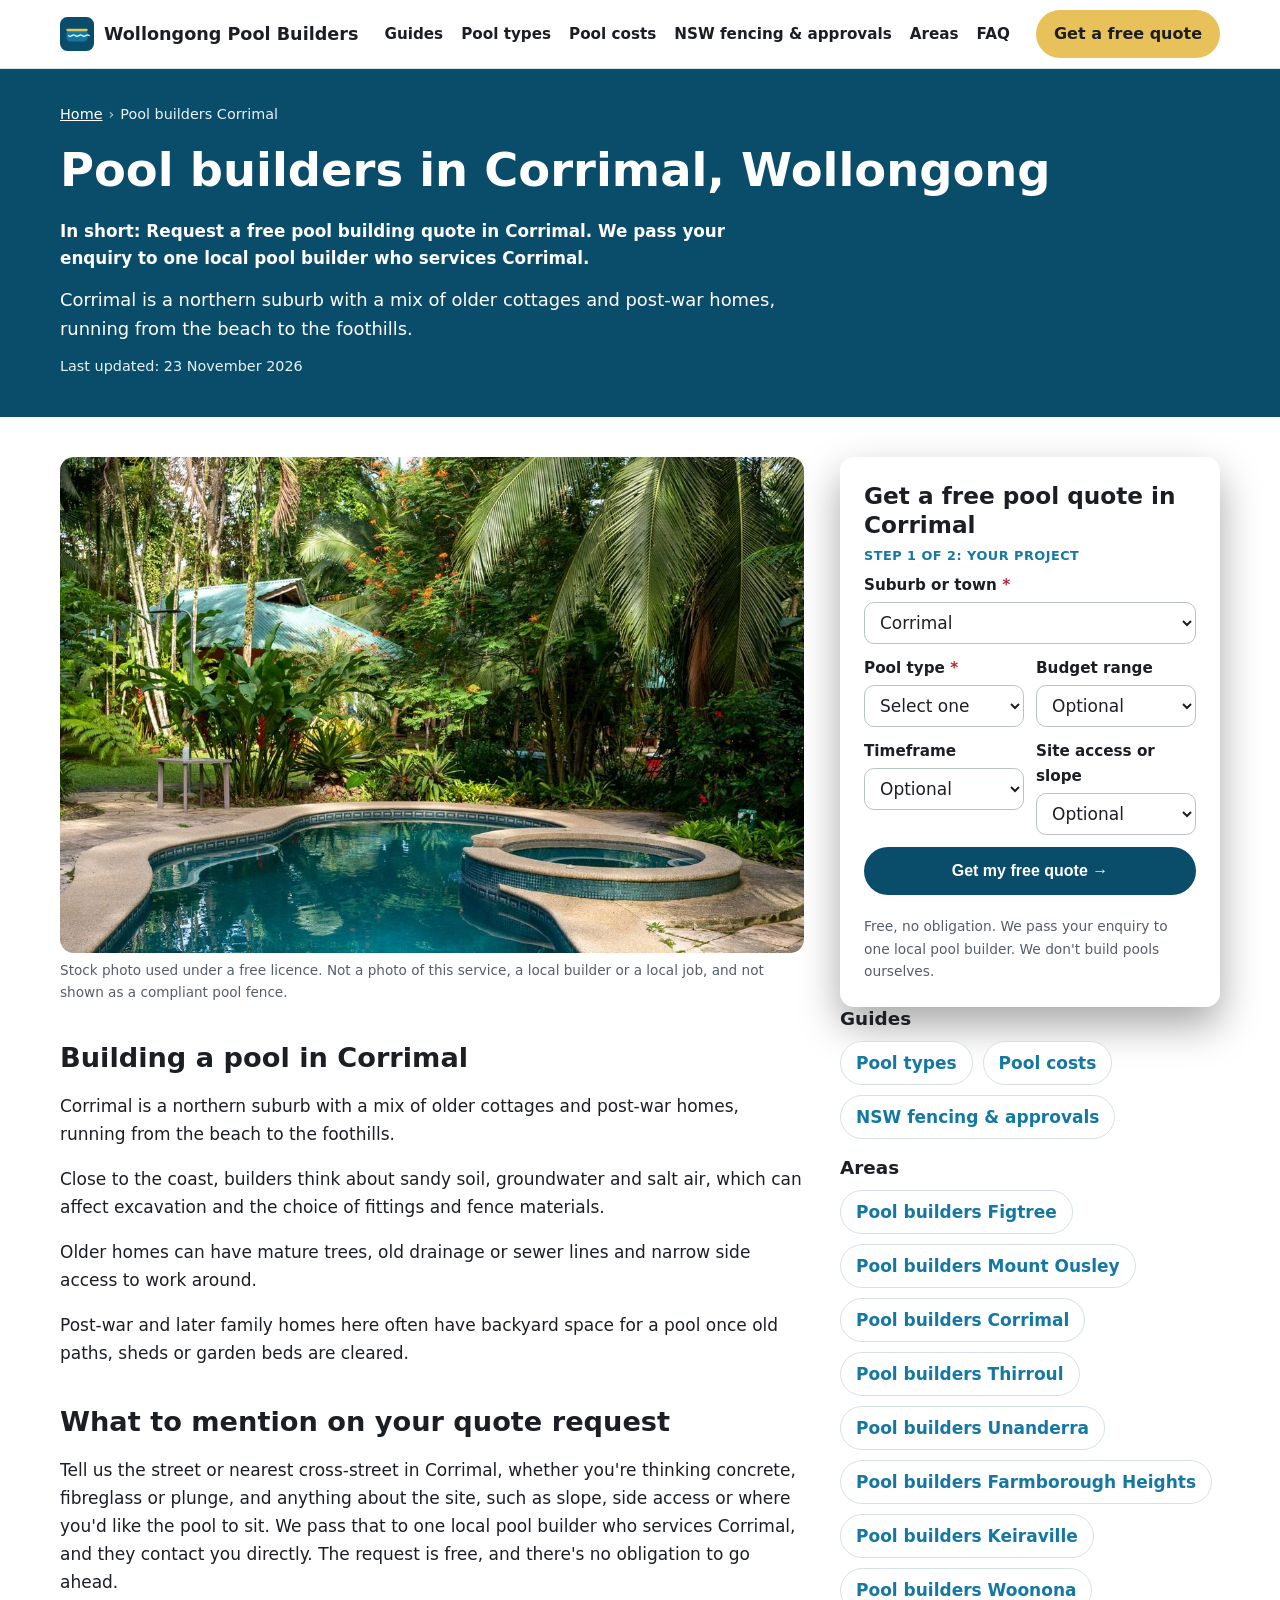
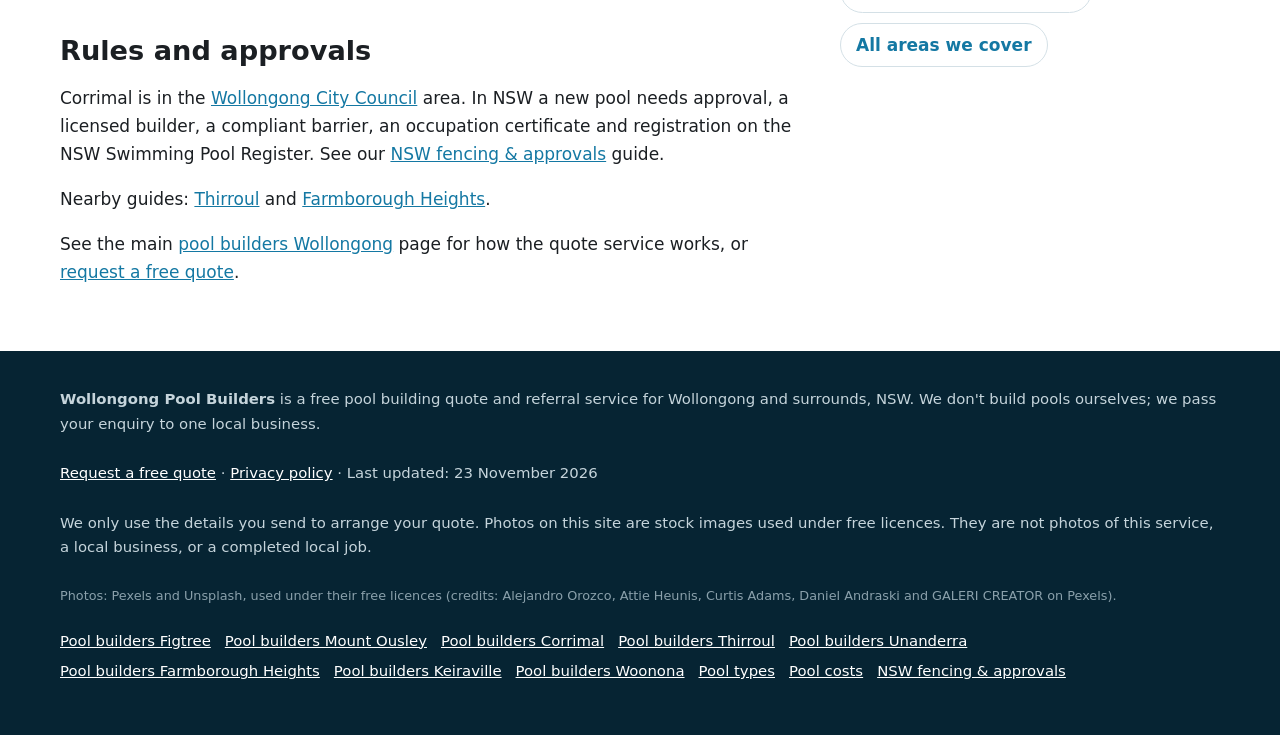
<file: pool-builders-corrimal/index.html>
<!doctype html>
<html lang="en-AU">
<head>
<meta charset="utf-8">
<!-- Search Console verification meta tag goes here once the property is created -->
<meta name="viewport" content="width=device-width, initial-scale=1">
<title>Pool builders Corrimal | Free Pool Building Quotes, Wollongong</title>
<meta name="description" content="Request a free pool building quote in Corrimal. We pass your enquiry to one local pool builder who services Corrimal.">
<link rel="canonical" href="https://wollongongpoolbuilders.com.au/pool-builders-corrimal/">
<link rel="icon" href="/favicon.svg" type="image/svg+xml">
<meta name="theme-color" content="#0a4d6b">
<meta property="og:type" content="article">
<meta property="og:locale" content="en_AU">
<meta property="og:site_name" content="Wollongong Pool Builders">
<meta property="og:title" content="Pool builders Corrimal | Free Pool Building Quotes, Wollongong">
<meta property="og:description" content="Request a free pool building quote in Corrimal. We pass your enquiry to one local pool builder who services Corrimal.">
<meta property="og:url" content="https://wollongongpoolbuilders.com.au/pool-builders-corrimal/">
<meta property="og:image" content="https://wollongongpoolbuilders.com.au/img/hero.jpg">
<meta name="twitter:card" content="summary_large_image">
<meta name="twitter:image" content="https://wollongongpoolbuilders.com.au/img/hero.jpg">
<script>document.documentElement.classList.add('js')</script>
<link rel="stylesheet" href="/styles.css">
<!-- GA4 Measurement ID G-ZWHP8CDN0Y -->
<script async src="https://www.googletagmanager.com/gtag/js?id=G-ZWHP8CDN0Y"></script>
<script>window.dataLayer=window.dataLayer||[];function gtag(){dataLayer.push(arguments);}gtag('js',new Date());gtag('config','G-ZWHP8CDN0Y');</script>
<script type="application/ld+json">
{
 "@context": "https://schema.org",
 "@type": "WebPage",
 "@id": "https://wollongongpoolbuilders.com.au/pool-builders-corrimal/#webpage",
 "url": "https://wollongongpoolbuilders.com.au/pool-builders-corrimal/",
 "name": "Pool builders Corrimal | Free Pool Building Quotes, Wollongong",
 "description": "Request a free pool building quote in Corrimal. We pass your enquiry to one local pool builder who services Corrimal.",
 "inLanguage": "en-AU",
 "dateModified": "2026-11-23",
 "isPartOf": {
  "@id": "https://wollongongpoolbuilders.com.au/#website"
 }
}
</script>
<script type="application/ld+json">
{
 "@context": "https://schema.org",
 "@type": "BreadcrumbList",
 "itemListElement": [
  {
   "@type": "ListItem",
   "position": 1,
   "name": "Home",
   "item": "https://wollongongpoolbuilders.com.au/"
  },
  {
   "@type": "ListItem",
   "position": 2,
   "name": "Pool builders Corrimal",
   "item": "https://wollongongpoolbuilders.com.au/pool-builders-corrimal/"
  }
 ]
}
</script>
<script type="application/ld+json">
{
 "@context": "https://schema.org",
 "@type": "Service",
 "@id": "https://wollongongpoolbuilders.com.au/pool-builders-corrimal/#service",
 "name": "Pool builders Corrimal",
 "serviceType": "Pool builder referral and quote service",
 "url": "https://wollongongpoolbuilders.com.au/pool-builders-corrimal/",
 "provider": {
  "@type": "Organization",
  "name": "Wollongong Pool Builders",
  "url": "https://wollongongpoolbuilders.com.au/"
 },
 "areaServed": [
  {
   "@type": "Place",
   "name": "Corrimal, NSW"
  }
 ]
}
</script>
</head>
<body>
<a class="skip-link" href="#main">Skip to content</a>
<header class="site-header">
  <div class="wrap">
    <a class="brand" href="/" aria-label="Wollongong Pool Builders home">
      <svg viewBox="0 0 64 64" aria-hidden="true"><rect width="64" height="64" rx="14" fill="#0a4d6b"/><rect x="12" y="24" width="40" height="22" rx="8" fill="#1478a3"/><path d="M16 35c5 5 8-5 13 0s8-5 13 0 8-5 13 0" fill="none" stroke="#e8f6fb" stroke-width="2.4" stroke-linecap="round"/><rect x="12" y="22" width="40" height="5" rx="2" fill="#e8c15a"/></svg>
      Wollongong Pool Builders
    </a>
    <nav class="nav" aria-label="Main">
      <a href="/#guides">Guides</a><a href="/pool-types/">Pool types</a><a href="/pool-costs/">Pool costs</a><a href="/nsw-pool-fencing-approvals/">NSW fencing &amp; approvals</a><a href="/#areas">Areas</a><a href="/#faq">FAQ</a>
    </nav>
    <a class="btn btn-call header-call" href="#quote">Get a free quote</a>
  </div>
</header>
<main id="main">
<section class="page-hero" aria-labelledby="h1">
  <div class="wrap">
    <nav class="crumbs" aria-label="Breadcrumb"><ol><li><a href="/">Home</a></li><li aria-current="page">Pool builders Corrimal</li></ol></nav>
    <h1 id="h1">Pool builders in Corrimal, Wollongong</h1>
    <p class="summary">In short: Request a free pool building quote in Corrimal. We pass your enquiry to one local pool builder who services Corrimal.</p>
    <p class="lead">Corrimal is a northern suburb with a mix of older cottages and post-war homes, running from the beach to the foothills.</p>
    <p class="updated">Last updated: 23 November 2026</p>
  </div>
</section>
<div class="wrap page-grid">
  <article class="page-body">
<figure><img src="/img/extra2.jpg" width="1200" height="800" style="aspect-ratio:3/2;object-fit:cover" alt="Stock photo illustrating pool building work" decoding="async"><figcaption>Stock photo used under a free licence. Not a photo of this service, a local builder or a local job, and not shown as a compliant pool fence.</figcaption></figure>

<h2>Building a pool in Corrimal</h2>
<p>Corrimal is a northern suburb with a mix of older cottages and post-war homes, running from the beach to the foothills.</p>
<p>Close to the coast, builders think about sandy soil, groundwater and salt air, which can affect excavation and the choice of fittings and fence materials.</p><p>Older homes can have mature trees, old drainage or sewer lines and narrow side access to work around.</p><p>Post-war and later family homes here often have backyard space for a pool once old paths, sheds or garden beds are cleared.</p>
<h2>What to mention on your quote request</h2>
<p>Tell us the street or nearest cross-street in Corrimal, whether you&#x27;re thinking concrete, fibreglass or plunge, and anything about the site, such as slope, side access or where you&#x27;d like the pool to sit. We pass that to one local pool builder who services Corrimal, and they contact you directly. The request is free, and there's no obligation to go ahead.</p>
<h2>Rules and approvals</h2>
<p>Corrimal is in the <a href="https://wollongong.nsw.gov.au/" rel="noopener">Wollongong City Council</a> area. In NSW a new pool needs approval, a licensed builder, a compliant barrier, an occupation certificate and registration on the NSW Swimming Pool Register. See our <a href="/nsw-pool-fencing-approvals/">NSW fencing &amp; approvals</a> guide.</p>
<p>Nearby guides: <a href="/pool-builders-thirroul/">Thirroul</a> and <a href="/pool-builders-farmborough-heights/">Farmborough Heights</a>.</p>

<p class="home-link">See the main <a href="/">pool builders Wollongong</a> page for how the quote service works, or <a href="#quote">request a free quote</a>.</p>
  </article>
  <aside class="page-aside">
    <div class="hero-form-card" id="quote">
      <h2 id="quote-h">Get a free pool quote in Corrimal</h2>
      <form class="quote-form two-step" id="quote-form" data-form="pool_builder_quote" action="https://formsubmit.co/quotes@wollongongpoolbuilders.com.au" method="post" novalidate>
        <input type="hidden" name="_subject" value="New quote request – wollongongpoolbuilders.com.au">
        <input type="hidden" name="_captcha" value="true">
        <input type="hidden" name="_template" value="table">
        <input type="hidden" name="_next" value="https://wollongongpoolbuilders.com.au/thanks.html?lead=1">
        <input type="hidden" name="_autoresponse" value="Thanks for your pool building request. We&#x27;ve received it and are passing it to a local pool builder, who&#x27;ll be in touch about your project.">
        <input type="text" name="_honey" style="display:none" tabindex="-1" autocomplete="off" aria-hidden="true">
        <input type="hidden" name="source" value="wollongongpoolbuilders.com.au">
        <input type="hidden" name="page" value="/pool-builders-corrimal/">
        <fieldset class="step step-1">
          <legend class="step-label">Step 1 of 2: your project</legend>
          <div class="full"><label for="suburb">Suburb or town <span class="req" aria-hidden="true">*</span></label>
            <select id="suburb" name="suburb" required><option value="">Choose your suburb</option><option>Wollongong</option><option>North Wollongong</option><option>West Wollongong</option><option>Gwynneville</option><option>Keiraville</option><option>Mount Ousley</option><option>Mount Keira</option><option>Mangerton</option><option>Mount St Thomas</option><option>Figtree</option><option>Cordeaux Heights</option><option>Farmborough Heights</option><option>Unanderra</option><option>Berkeley</option><option>Lake Heights</option><option>Warrawong</option><option>Port Kembla</option><option>Kanahooka</option><option>Koonawarra</option><option>Dapto</option><option>Horsley</option><option>Wongawilli</option><option>Fairy Meadow</option><option>Towradgi</option><option>Balgownie</option><option selected>Corrimal</option><option>Tarrawanna</option><option>Bellambi</option><option>Woonona</option><option>Bulli</option><option>Thirroul</option><option>Austinmer</option><option value="Other">Other (tell us below)</option></select></div>
          <div class="full other-wrap"><label for="suburb_other">Other suburb or town</label><input id="suburb_other" name="suburb_other" type="text" autocomplete="address-level2"></div>
          <div><label for="proj_type">Pool type <span class="req" aria-hidden="true">*</span></label>
            <select id="proj_type" name="pool_type" required><option value="">Select one</option><option>Concrete</option><option>Fibreglass</option><option>Plunge</option><option>Not sure</option></select></div>
          <div><label for="budget">Budget range</label>
            <select id="budget" name="budget"><option value="">Optional</option><option>Under $40,000</option><option>$40,000–$70,000</option><option>$70,000–$100,000</option><option>$100,000–$150,000</option><option>$150,000 or more</option><option>Not sure / want advice</option></select></div>
          <div><label for="timeframe">Timeframe</label>
            <select id="timeframe" name="timeframe"><option value="">Optional</option><option>ASAP / within a month</option><option>Next 1–3 months</option><option>3–6 months</option><option>6–12 months</option><option>Just researching</option></select></div>
          <div><label for="extra1">Site access or slope</label>
            <select id="extra1" name="site_access"><option value="">Optional</option><option>Easy access, fairly level</option><option>Narrow side access</option><option>Sloping block</option><option>Restricted access / tight site</option><option>Not sure</option></select></div>
          <div class="full js-only"><button class="btn btn-primary btn-block" type="button" id="to-step-2">Get my free quote →</button></div>
          <p class="microcopy full">Free, no obligation. We pass your enquiry to one local pool builder. We don't build pools ourselves.</p>
          <p class="form-error full" id="step1-error" role="alert" hidden>Please choose your suburb and pool type.</p>
        </fieldset>
        <fieldset class="step step-2" id="step-2">
          <legend class="step-label">Step 2 of 2: your details</legend>
          <div><label for="name">Name <span class="req" aria-hidden="true">*</span></label><input id="name" name="name" type="text" autocomplete="name" required></div>
          <div><label for="phone">Phone <span class="req" aria-hidden="true">*</span></label><input id="phone" name="phone" type="tel" autocomplete="tel" inputmode="tel" required></div>
          <div class="full"><label for="email">Email <span class="req" aria-hidden="true">*</span></label><input id="email" name="email" type="email" autocomplete="email" required></div>
          <div class="full"><label for="message">Anything else we should pass on?</label><textarea id="message" name="message" rows="2" placeholder="e.g. fibreglass family pool in Figtree, sloping backyard, want fencing included"></textarea></div>
          <p class="consent full">By sending this form you agree we can share your details with one local pool builder so they can quote for your project. See our <a href="/privacy.html">privacy policy</a>.</p>
          <div class="full step2-actions"><button class="btn btn-primary" type="submit">Send my quote request</button><button class="btn-link js-only" type="button" id="back-1">← Back</button></div>
        </fieldset>
      </form>
    </div>
    <h3>Guides</h3>
    <ul class="link-list"><li><a href="/pool-types/">Pool types</a></li><li><a href="/pool-costs/">Pool costs</a></li><li><a href="/nsw-pool-fencing-approvals/">NSW fencing &amp; approvals</a></li></ul>
    <h3>Areas</h3>
    <ul class="link-list"><li><a href="/pool-builders-figtree/">Pool builders Figtree</a></li><li><a href="/pool-builders-mount-ousley/">Pool builders Mount Ousley</a></li><li><a href="/pool-builders-corrimal/">Pool builders Corrimal</a></li><li><a href="/pool-builders-thirroul/">Pool builders Thirroul</a></li><li><a href="/pool-builders-unanderra/">Pool builders Unanderra</a></li><li><a href="/pool-builders-farmborough-heights/">Pool builders Farmborough Heights</a></li><li><a href="/pool-builders-keiraville/">Pool builders Keiraville</a></li><li><a href="/pool-builders-woonona/">Pool builders Woonona</a></li><li><a href="/#areas">All areas we cover</a></li></ul>
  </aside>
</div>
</main>
<footer class="site-footer">
  <div class="wrap">
    <p><strong>Wollongong Pool Builders</strong> is a free pool building quote and referral service for Wollongong and surrounds, NSW. We don't build pools ourselves; we pass your enquiry to one local business.</p>
    <p><a href="#quote">Request a free quote</a> · <a href="/privacy.html">Privacy policy</a> · Last updated: 23 November 2026</p>
    <p>We only use the details you send to arrange your quote. Photos on this site are stock images used under free licences. They are not photos of this service, a local business, or a completed local job.</p>
    <p class="credit-line">Photos: Pexels and Unsplash, used under their free licences (credits: Alejandro Orozco, Attie Heunis, Curtis Adams, Daniel Andraski and GALERI CREATOR on Pexels).</p>
    <p class="footer-links"><a href="/pool-builders-figtree/">Pool builders Figtree</a> <a href="/pool-builders-mount-ousley/">Pool builders Mount Ousley</a> <a href="/pool-builders-corrimal/">Pool builders Corrimal</a> <a href="/pool-builders-thirroul/">Pool builders Thirroul</a> <a href="/pool-builders-unanderra/">Pool builders Unanderra</a> <a href="/pool-builders-farmborough-heights/">Pool builders Farmborough Heights</a> <a href="/pool-builders-keiraville/">Pool builders Keiraville</a> <a href="/pool-builders-woonona/">Pool builders Woonona</a> <a href="/pool-types/">Pool types</a> <a href="/pool-costs/">Pool costs</a> <a href="/nsw-pool-fencing-approvals/">NSW fencing &amp; approvals</a></p>
  </div>
</footer>

<div class="mobile-call" aria-label="Quick contact">
  <a class="btn btn-call" href="#quote">Get a free quote</a>
</div>
<script src="/form.js" defer></script>
<script>(function(){var b=document.querySelector('.mobile-call'),q=document.getElementById('quote');if(!b||!q||!('IntersectionObserver' in window))return;new IntersectionObserver(function(e){b.classList.toggle('mc-off',e[0].isIntersecting)},{threshold:.15}).observe(q)})();</script>

</body>
</html>
</file>
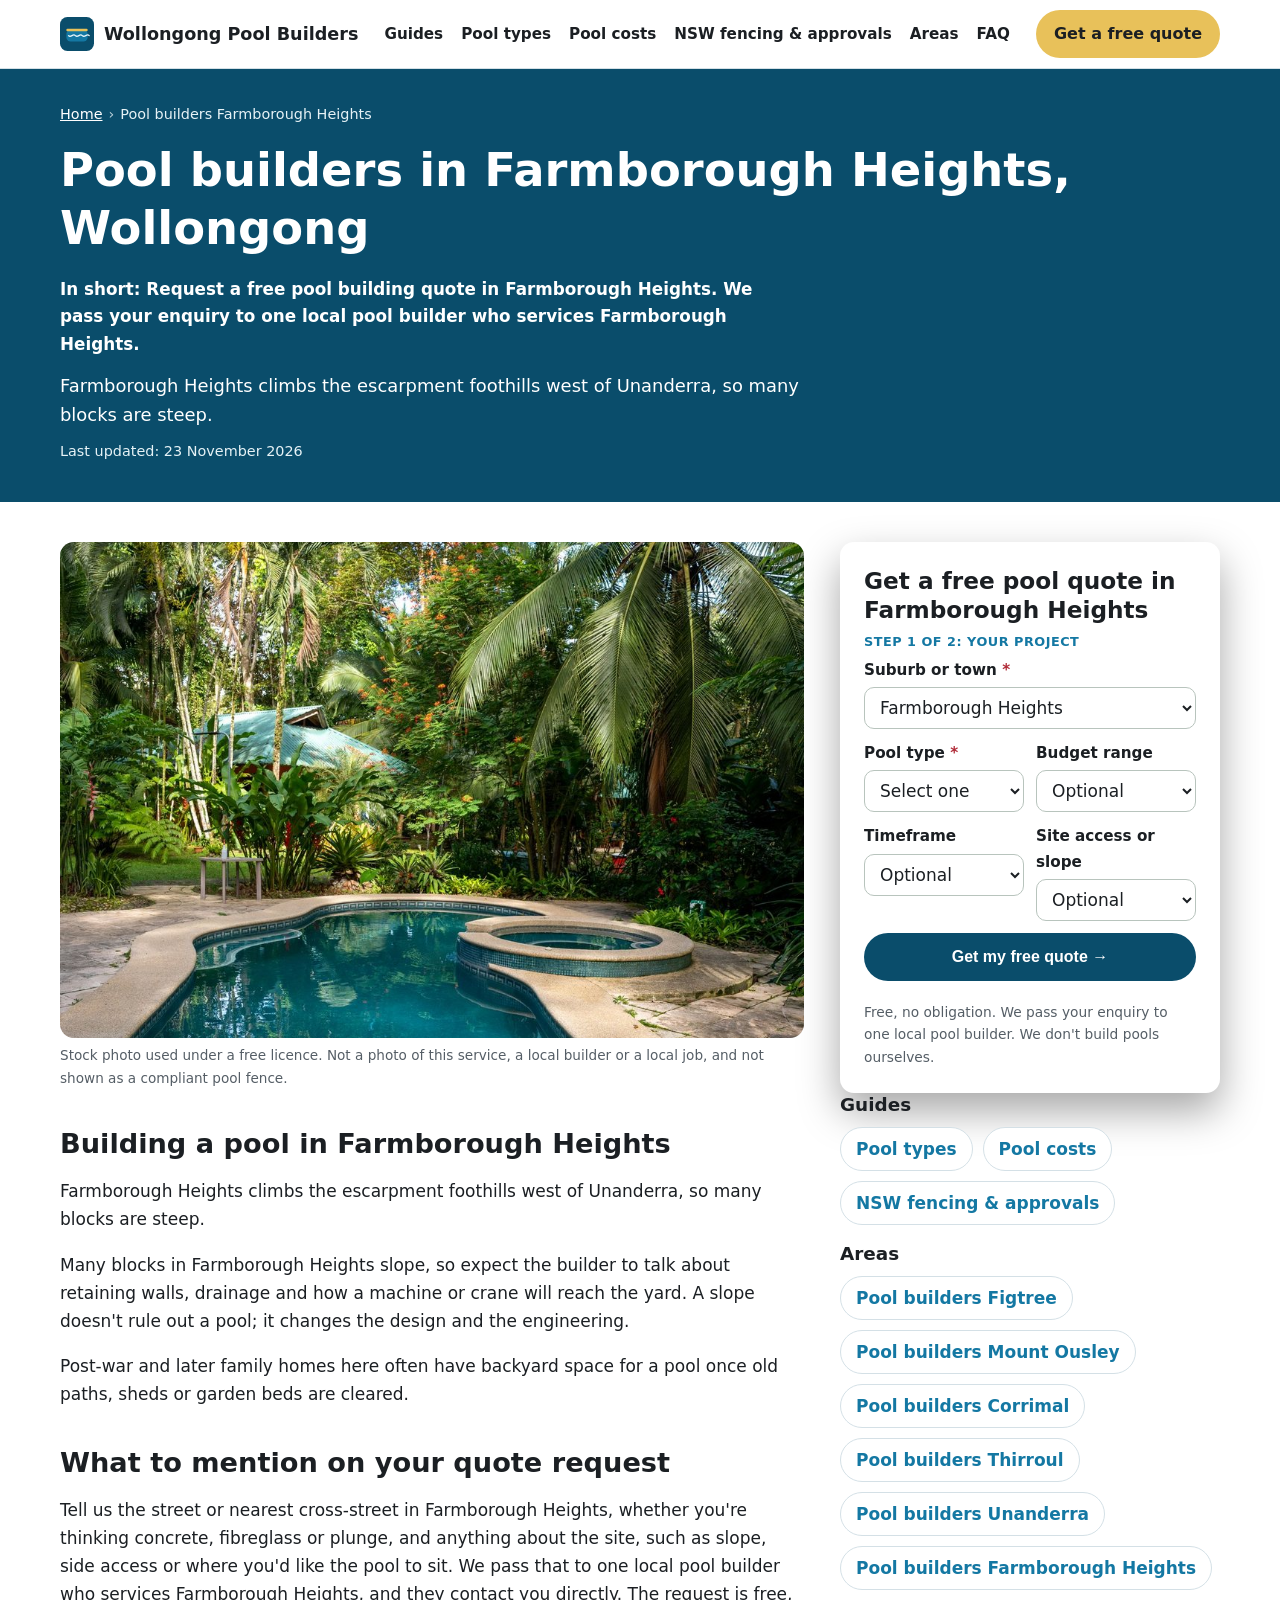
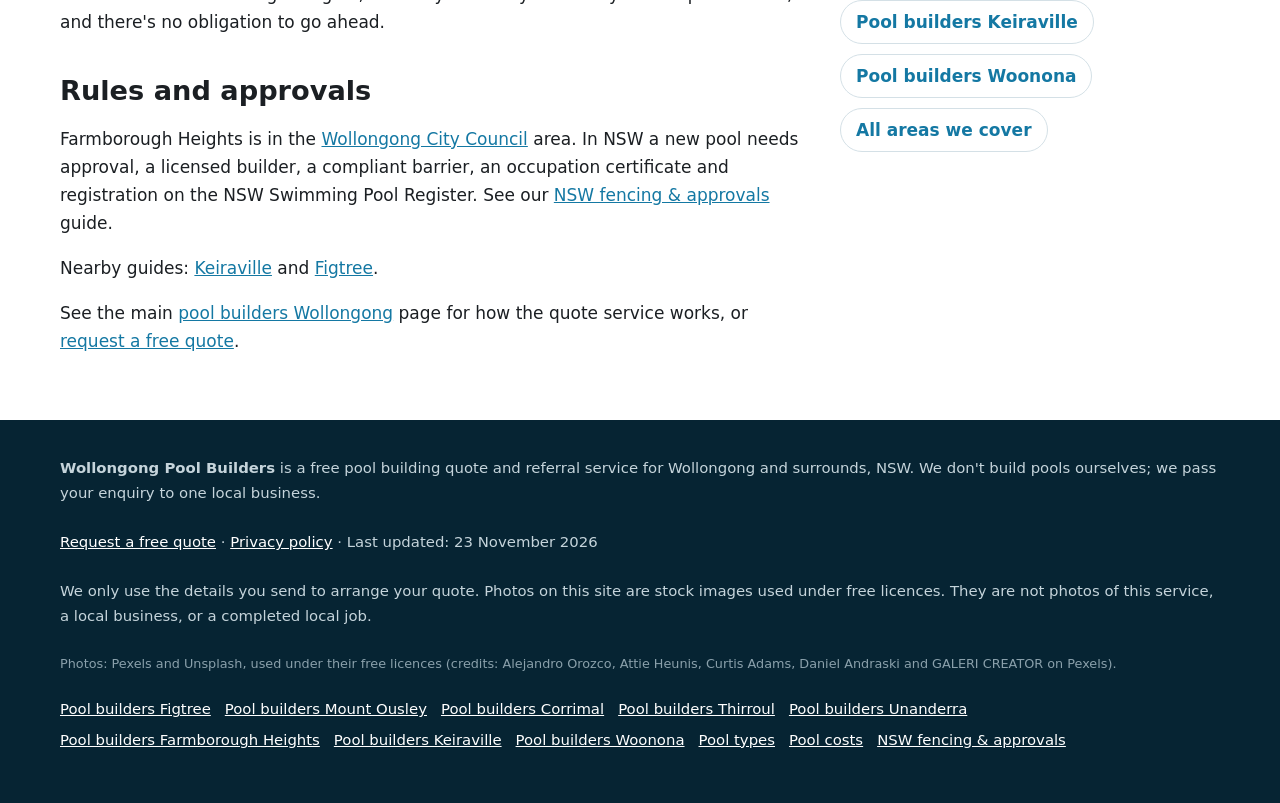
<file: pool-builders-farmborough-heights/index.html>
<!doctype html>
<html lang="en-AU">
<head>
<meta charset="utf-8">
<!-- Search Console verification meta tag goes here once the property is created -->
<meta name="viewport" content="width=device-width, initial-scale=1">
<title>Pool builders Farmborough Heights | Free Pool Building Quotes, Wollongong</title>
<meta name="description" content="Request a free pool building quote in Farmborough Heights. We pass your enquiry to one local pool builder who services Farmborough Heights.">
<link rel="canonical" href="https://wollongongpoolbuilders.com.au/pool-builders-farmborough-heights/">
<link rel="icon" href="/favicon.svg" type="image/svg+xml">
<meta name="theme-color" content="#0a4d6b">
<meta property="og:type" content="article">
<meta property="og:locale" content="en_AU">
<meta property="og:site_name" content="Wollongong Pool Builders">
<meta property="og:title" content="Pool builders Farmborough Heights | Free Pool Building Quotes, Wollongong">
<meta property="og:description" content="Request a free pool building quote in Farmborough Heights. We pass your enquiry to one local pool builder who services Farmborough Heights.">
<meta property="og:url" content="https://wollongongpoolbuilders.com.au/pool-builders-farmborough-heights/">
<meta property="og:image" content="https://wollongongpoolbuilders.com.au/img/hero.jpg">
<meta name="twitter:card" content="summary_large_image">
<meta name="twitter:image" content="https://wollongongpoolbuilders.com.au/img/hero.jpg">
<script>document.documentElement.classList.add('js')</script>
<link rel="stylesheet" href="/styles.css">
<!-- GA4 Measurement ID G-ZWHP8CDN0Y -->
<script async src="https://www.googletagmanager.com/gtag/js?id=G-ZWHP8CDN0Y"></script>
<script>window.dataLayer=window.dataLayer||[];function gtag(){dataLayer.push(arguments);}gtag('js',new Date());gtag('config','G-ZWHP8CDN0Y');</script>
<script type="application/ld+json">
{
 "@context": "https://schema.org",
 "@type": "WebPage",
 "@id": "https://wollongongpoolbuilders.com.au/pool-builders-farmborough-heights/#webpage",
 "url": "https://wollongongpoolbuilders.com.au/pool-builders-farmborough-heights/",
 "name": "Pool builders Farmborough Heights | Free Pool Building Quotes, Wollongong",
 "description": "Request a free pool building quote in Farmborough Heights. We pass your enquiry to one local pool builder who services Farmborough Heights.",
 "inLanguage": "en-AU",
 "dateModified": "2026-11-23",
 "isPartOf": {
  "@id": "https://wollongongpoolbuilders.com.au/#website"
 }
}
</script>
<script type="application/ld+json">
{
 "@context": "https://schema.org",
 "@type": "BreadcrumbList",
 "itemListElement": [
  {
   "@type": "ListItem",
   "position": 1,
   "name": "Home",
   "item": "https://wollongongpoolbuilders.com.au/"
  },
  {
   "@type": "ListItem",
   "position": 2,
   "name": "Pool builders Farmborough Heights",
   "item": "https://wollongongpoolbuilders.com.au/pool-builders-farmborough-heights/"
  }
 ]
}
</script>
<script type="application/ld+json">
{
 "@context": "https://schema.org",
 "@type": "Service",
 "@id": "https://wollongongpoolbuilders.com.au/pool-builders-farmborough-heights/#service",
 "name": "Pool builders Farmborough Heights",
 "serviceType": "Pool builder referral and quote service",
 "url": "https://wollongongpoolbuilders.com.au/pool-builders-farmborough-heights/",
 "provider": {
  "@type": "Organization",
  "name": "Wollongong Pool Builders",
  "url": "https://wollongongpoolbuilders.com.au/"
 },
 "areaServed": [
  {
   "@type": "Place",
   "name": "Farmborough Heights, NSW"
  }
 ]
}
</script>
</head>
<body>
<a class="skip-link" href="#main">Skip to content</a>
<header class="site-header">
  <div class="wrap">
    <a class="brand" href="/" aria-label="Wollongong Pool Builders home">
      <svg viewBox="0 0 64 64" aria-hidden="true"><rect width="64" height="64" rx="14" fill="#0a4d6b"/><rect x="12" y="24" width="40" height="22" rx="8" fill="#1478a3"/><path d="M16 35c5 5 8-5 13 0s8-5 13 0 8-5 13 0" fill="none" stroke="#e8f6fb" stroke-width="2.4" stroke-linecap="round"/><rect x="12" y="22" width="40" height="5" rx="2" fill="#e8c15a"/></svg>
      Wollongong Pool Builders
    </a>
    <nav class="nav" aria-label="Main">
      <a href="/#guides">Guides</a><a href="/pool-types/">Pool types</a><a href="/pool-costs/">Pool costs</a><a href="/nsw-pool-fencing-approvals/">NSW fencing &amp; approvals</a><a href="/#areas">Areas</a><a href="/#faq">FAQ</a>
    </nav>
    <a class="btn btn-call header-call" href="#quote">Get a free quote</a>
  </div>
</header>
<main id="main">
<section class="page-hero" aria-labelledby="h1">
  <div class="wrap">
    <nav class="crumbs" aria-label="Breadcrumb"><ol><li><a href="/">Home</a></li><li aria-current="page">Pool builders Farmborough Heights</li></ol></nav>
    <h1 id="h1">Pool builders in Farmborough Heights, Wollongong</h1>
    <p class="summary">In short: Request a free pool building quote in Farmborough Heights. We pass your enquiry to one local pool builder who services Farmborough Heights.</p>
    <p class="lead">Farmborough Heights climbs the escarpment foothills west of Unanderra, so many blocks are steep.</p>
    <p class="updated">Last updated: 23 November 2026</p>
  </div>
</section>
<div class="wrap page-grid">
  <article class="page-body">
<figure><img src="/img/closing.jpg" width="1200" height="800" style="aspect-ratio:3/2;object-fit:cover" alt="Stock photo illustrating pool building work" decoding="async"><figcaption>Stock photo used under a free licence. Not a photo of this service, a local builder or a local job, and not shown as a compliant pool fence.</figcaption></figure>

<h2>Building a pool in Farmborough Heights</h2>
<p>Farmborough Heights climbs the escarpment foothills west of Unanderra, so many blocks are steep.</p>
<p>Many blocks in Farmborough Heights slope, so expect the builder to talk about retaining walls, drainage and how a machine or crane will reach the yard. A slope doesn&#x27;t rule out a pool; it changes the design and the engineering.</p><p>Post-war and later family homes here often have backyard space for a pool once old paths, sheds or garden beds are cleared.</p>
<h2>What to mention on your quote request</h2>
<p>Tell us the street or nearest cross-street in Farmborough Heights, whether you&#x27;re thinking concrete, fibreglass or plunge, and anything about the site, such as slope, side access or where you&#x27;d like the pool to sit. We pass that to one local pool builder who services Farmborough Heights, and they contact you directly. The request is free, and there's no obligation to go ahead.</p>
<h2>Rules and approvals</h2>
<p>Farmborough Heights is in the <a href="https://wollongong.nsw.gov.au/" rel="noopener">Wollongong City Council</a> area. In NSW a new pool needs approval, a licensed builder, a compliant barrier, an occupation certificate and registration on the NSW Swimming Pool Register. See our <a href="/nsw-pool-fencing-approvals/">NSW fencing &amp; approvals</a> guide.</p>
<p>Nearby guides: <a href="/pool-builders-keiraville/">Keiraville</a> and <a href="/pool-builders-figtree/">Figtree</a>.</p>

<p class="home-link">See the main <a href="/">pool builders Wollongong</a> page for how the quote service works, or <a href="#quote">request a free quote</a>.</p>
  </article>
  <aside class="page-aside">
    <div class="hero-form-card" id="quote">
      <h2 id="quote-h">Get a free pool quote in Farmborough Heights</h2>
      <form class="quote-form two-step" id="quote-form" data-form="pool_builder_quote" action="https://formsubmit.co/quotes@wollongongpoolbuilders.com.au" method="post" novalidate>
        <input type="hidden" name="_subject" value="New quote request – wollongongpoolbuilders.com.au">
        <input type="hidden" name="_captcha" value="true">
        <input type="hidden" name="_template" value="table">
        <input type="hidden" name="_next" value="https://wollongongpoolbuilders.com.au/thanks.html?lead=1">
        <input type="hidden" name="_autoresponse" value="Thanks for your pool building request. We&#x27;ve received it and are passing it to a local pool builder, who&#x27;ll be in touch about your project.">
        <input type="text" name="_honey" style="display:none" tabindex="-1" autocomplete="off" aria-hidden="true">
        <input type="hidden" name="source" value="wollongongpoolbuilders.com.au">
        <input type="hidden" name="page" value="/pool-builders-farmborough-heights/">
        <fieldset class="step step-1">
          <legend class="step-label">Step 1 of 2: your project</legend>
          <div class="full"><label for="suburb">Suburb or town <span class="req" aria-hidden="true">*</span></label>
            <select id="suburb" name="suburb" required><option value="">Choose your suburb</option><option>Wollongong</option><option>North Wollongong</option><option>West Wollongong</option><option>Gwynneville</option><option>Keiraville</option><option>Mount Ousley</option><option>Mount Keira</option><option>Mangerton</option><option>Mount St Thomas</option><option>Figtree</option><option>Cordeaux Heights</option><option selected>Farmborough Heights</option><option>Unanderra</option><option>Berkeley</option><option>Lake Heights</option><option>Warrawong</option><option>Port Kembla</option><option>Kanahooka</option><option>Koonawarra</option><option>Dapto</option><option>Horsley</option><option>Wongawilli</option><option>Fairy Meadow</option><option>Towradgi</option><option>Balgownie</option><option>Corrimal</option><option>Tarrawanna</option><option>Bellambi</option><option>Woonona</option><option>Bulli</option><option>Thirroul</option><option>Austinmer</option><option value="Other">Other (tell us below)</option></select></div>
          <div class="full other-wrap"><label for="suburb_other">Other suburb or town</label><input id="suburb_other" name="suburb_other" type="text" autocomplete="address-level2"></div>
          <div><label for="proj_type">Pool type <span class="req" aria-hidden="true">*</span></label>
            <select id="proj_type" name="pool_type" required><option value="">Select one</option><option>Concrete</option><option>Fibreglass</option><option>Plunge</option><option>Not sure</option></select></div>
          <div><label for="budget">Budget range</label>
            <select id="budget" name="budget"><option value="">Optional</option><option>Under $40,000</option><option>$40,000–$70,000</option><option>$70,000–$100,000</option><option>$100,000–$150,000</option><option>$150,000 or more</option><option>Not sure / want advice</option></select></div>
          <div><label for="timeframe">Timeframe</label>
            <select id="timeframe" name="timeframe"><option value="">Optional</option><option>ASAP / within a month</option><option>Next 1–3 months</option><option>3–6 months</option><option>6–12 months</option><option>Just researching</option></select></div>
          <div><label for="extra1">Site access or slope</label>
            <select id="extra1" name="site_access"><option value="">Optional</option><option>Easy access, fairly level</option><option>Narrow side access</option><option>Sloping block</option><option>Restricted access / tight site</option><option>Not sure</option></select></div>
          <div class="full js-only"><button class="btn btn-primary btn-block" type="button" id="to-step-2">Get my free quote →</button></div>
          <p class="microcopy full">Free, no obligation. We pass your enquiry to one local pool builder. We don't build pools ourselves.</p>
          <p class="form-error full" id="step1-error" role="alert" hidden>Please choose your suburb and pool type.</p>
        </fieldset>
        <fieldset class="step step-2" id="step-2">
          <legend class="step-label">Step 2 of 2: your details</legend>
          <div><label for="name">Name <span class="req" aria-hidden="true">*</span></label><input id="name" name="name" type="text" autocomplete="name" required></div>
          <div><label for="phone">Phone <span class="req" aria-hidden="true">*</span></label><input id="phone" name="phone" type="tel" autocomplete="tel" inputmode="tel" required></div>
          <div class="full"><label for="email">Email <span class="req" aria-hidden="true">*</span></label><input id="email" name="email" type="email" autocomplete="email" required></div>
          <div class="full"><label for="message">Anything else we should pass on?</label><textarea id="message" name="message" rows="2" placeholder="e.g. fibreglass family pool in Figtree, sloping backyard, want fencing included"></textarea></div>
          <p class="consent full">By sending this form you agree we can share your details with one local pool builder so they can quote for your project. See our <a href="/privacy.html">privacy policy</a>.</p>
          <div class="full step2-actions"><button class="btn btn-primary" type="submit">Send my quote request</button><button class="btn-link js-only" type="button" id="back-1">← Back</button></div>
        </fieldset>
      </form>
    </div>
    <h3>Guides</h3>
    <ul class="link-list"><li><a href="/pool-types/">Pool types</a></li><li><a href="/pool-costs/">Pool costs</a></li><li><a href="/nsw-pool-fencing-approvals/">NSW fencing &amp; approvals</a></li></ul>
    <h3>Areas</h3>
    <ul class="link-list"><li><a href="/pool-builders-figtree/">Pool builders Figtree</a></li><li><a href="/pool-builders-mount-ousley/">Pool builders Mount Ousley</a></li><li><a href="/pool-builders-corrimal/">Pool builders Corrimal</a></li><li><a href="/pool-builders-thirroul/">Pool builders Thirroul</a></li><li><a href="/pool-builders-unanderra/">Pool builders Unanderra</a></li><li><a href="/pool-builders-farmborough-heights/">Pool builders Farmborough Heights</a></li><li><a href="/pool-builders-keiraville/">Pool builders Keiraville</a></li><li><a href="/pool-builders-woonona/">Pool builders Woonona</a></li><li><a href="/#areas">All areas we cover</a></li></ul>
  </aside>
</div>
</main>
<footer class="site-footer">
  <div class="wrap">
    <p><strong>Wollongong Pool Builders</strong> is a free pool building quote and referral service for Wollongong and surrounds, NSW. We don't build pools ourselves; we pass your enquiry to one local business.</p>
    <p><a href="#quote">Request a free quote</a> · <a href="/privacy.html">Privacy policy</a> · Last updated: 23 November 2026</p>
    <p>We only use the details you send to arrange your quote. Photos on this site are stock images used under free licences. They are not photos of this service, a local business, or a completed local job.</p>
    <p class="credit-line">Photos: Pexels and Unsplash, used under their free licences (credits: Alejandro Orozco, Attie Heunis, Curtis Adams, Daniel Andraski and GALERI CREATOR on Pexels).</p>
    <p class="footer-links"><a href="/pool-builders-figtree/">Pool builders Figtree</a> <a href="/pool-builders-mount-ousley/">Pool builders Mount Ousley</a> <a href="/pool-builders-corrimal/">Pool builders Corrimal</a> <a href="/pool-builders-thirroul/">Pool builders Thirroul</a> <a href="/pool-builders-unanderra/">Pool builders Unanderra</a> <a href="/pool-builders-farmborough-heights/">Pool builders Farmborough Heights</a> <a href="/pool-builders-keiraville/">Pool builders Keiraville</a> <a href="/pool-builders-woonona/">Pool builders Woonona</a> <a href="/pool-types/">Pool types</a> <a href="/pool-costs/">Pool costs</a> <a href="/nsw-pool-fencing-approvals/">NSW fencing &amp; approvals</a></p>
  </div>
</footer>

<div class="mobile-call" aria-label="Quick contact">
  <a class="btn btn-call" href="#quote">Get a free quote</a>
</div>
<script src="/form.js" defer></script>
<script>(function(){var b=document.querySelector('.mobile-call'),q=document.getElementById('quote');if(!b||!q||!('IntersectionObserver' in window))return;new IntersectionObserver(function(e){b.classList.toggle('mc-off',e[0].isIntersecting)},{threshold:.15}).observe(q)})();</script>

</body>
</html>
</file>
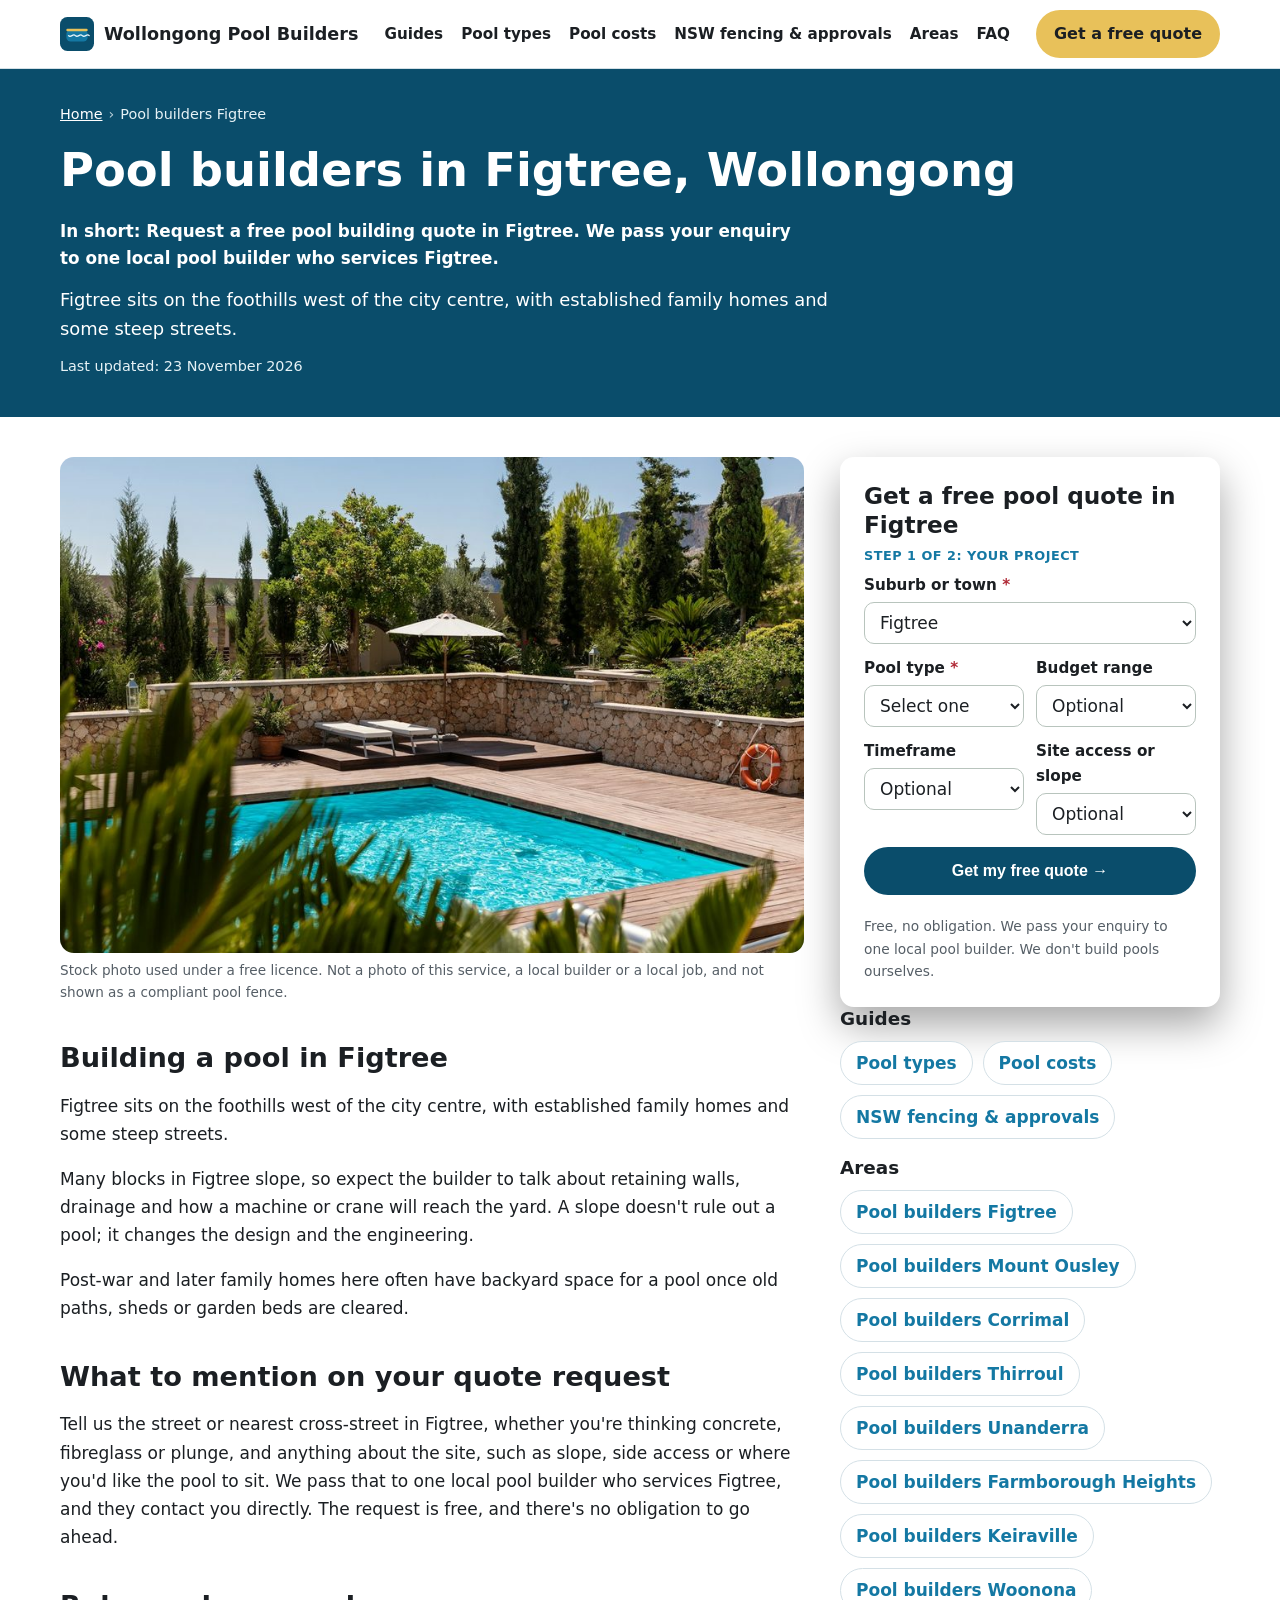
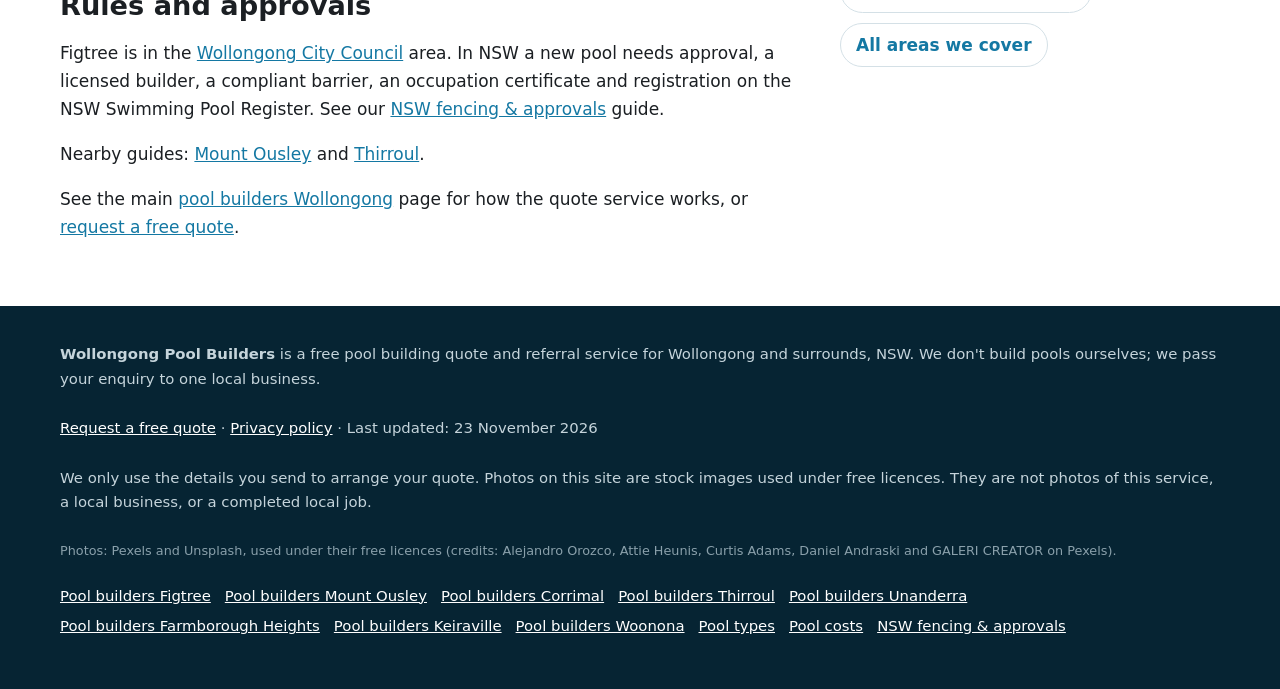
<file: pool-builders-figtree/index.html>
<!doctype html>
<html lang="en-AU">
<head>
<meta charset="utf-8">
<!-- Search Console verification meta tag goes here once the property is created -->
<meta name="viewport" content="width=device-width, initial-scale=1">
<title>Pool builders Figtree | Free Pool Building Quotes, Wollongong</title>
<meta name="description" content="Request a free pool building quote in Figtree. We pass your enquiry to one local pool builder who services Figtree.">
<link rel="canonical" href="https://wollongongpoolbuilders.com.au/pool-builders-figtree/">
<link rel="icon" href="/favicon.svg" type="image/svg+xml">
<meta name="theme-color" content="#0a4d6b">
<meta property="og:type" content="article">
<meta property="og:locale" content="en_AU">
<meta property="og:site_name" content="Wollongong Pool Builders">
<meta property="og:title" content="Pool builders Figtree | Free Pool Building Quotes, Wollongong">
<meta property="og:description" content="Request a free pool building quote in Figtree. We pass your enquiry to one local pool builder who services Figtree.">
<meta property="og:url" content="https://wollongongpoolbuilders.com.au/pool-builders-figtree/">
<meta property="og:image" content="https://wollongongpoolbuilders.com.au/img/hero.jpg">
<meta name="twitter:card" content="summary_large_image">
<meta name="twitter:image" content="https://wollongongpoolbuilders.com.au/img/hero.jpg">
<script>document.documentElement.classList.add('js')</script>
<link rel="stylesheet" href="/styles.css">
<!-- GA4 Measurement ID G-ZWHP8CDN0Y -->
<script async src="https://www.googletagmanager.com/gtag/js?id=G-ZWHP8CDN0Y"></script>
<script>window.dataLayer=window.dataLayer||[];function gtag(){dataLayer.push(arguments);}gtag('js',new Date());gtag('config','G-ZWHP8CDN0Y');</script>
<script type="application/ld+json">
{
 "@context": "https://schema.org",
 "@type": "WebPage",
 "@id": "https://wollongongpoolbuilders.com.au/pool-builders-figtree/#webpage",
 "url": "https://wollongongpoolbuilders.com.au/pool-builders-figtree/",
 "name": "Pool builders Figtree | Free Pool Building Quotes, Wollongong",
 "description": "Request a free pool building quote in Figtree. We pass your enquiry to one local pool builder who services Figtree.",
 "inLanguage": "en-AU",
 "dateModified": "2026-11-23",
 "isPartOf": {
  "@id": "https://wollongongpoolbuilders.com.au/#website"
 }
}
</script>
<script type="application/ld+json">
{
 "@context": "https://schema.org",
 "@type": "BreadcrumbList",
 "itemListElement": [
  {
   "@type": "ListItem",
   "position": 1,
   "name": "Home",
   "item": "https://wollongongpoolbuilders.com.au/"
  },
  {
   "@type": "ListItem",
   "position": 2,
   "name": "Pool builders Figtree",
   "item": "https://wollongongpoolbuilders.com.au/pool-builders-figtree/"
  }
 ]
}
</script>
<script type="application/ld+json">
{
 "@context": "https://schema.org",
 "@type": "Service",
 "@id": "https://wollongongpoolbuilders.com.au/pool-builders-figtree/#service",
 "name": "Pool builders Figtree",
 "serviceType": "Pool builder referral and quote service",
 "url": "https://wollongongpoolbuilders.com.au/pool-builders-figtree/",
 "provider": {
  "@type": "Organization",
  "name": "Wollongong Pool Builders",
  "url": "https://wollongongpoolbuilders.com.au/"
 },
 "areaServed": [
  {
   "@type": "Place",
   "name": "Figtree, NSW"
  }
 ]
}
</script>
</head>
<body>
<a class="skip-link" href="#main">Skip to content</a>
<header class="site-header">
  <div class="wrap">
    <a class="brand" href="/" aria-label="Wollongong Pool Builders home">
      <svg viewBox="0 0 64 64" aria-hidden="true"><rect width="64" height="64" rx="14" fill="#0a4d6b"/><rect x="12" y="24" width="40" height="22" rx="8" fill="#1478a3"/><path d="M16 35c5 5 8-5 13 0s8-5 13 0 8-5 13 0" fill="none" stroke="#e8f6fb" stroke-width="2.4" stroke-linecap="round"/><rect x="12" y="22" width="40" height="5" rx="2" fill="#e8c15a"/></svg>
      Wollongong Pool Builders
    </a>
    <nav class="nav" aria-label="Main">
      <a href="/#guides">Guides</a><a href="/pool-types/">Pool types</a><a href="/pool-costs/">Pool costs</a><a href="/nsw-pool-fencing-approvals/">NSW fencing &amp; approvals</a><a href="/#areas">Areas</a><a href="/#faq">FAQ</a>
    </nav>
    <a class="btn btn-call header-call" href="#quote">Get a free quote</a>
  </div>
</header>
<main id="main">
<section class="page-hero" aria-labelledby="h1">
  <div class="wrap">
    <nav class="crumbs" aria-label="Breadcrumb"><ol><li><a href="/">Home</a></li><li aria-current="page">Pool builders Figtree</li></ol></nav>
    <h1 id="h1">Pool builders in Figtree, Wollongong</h1>
    <p class="summary">In short: Request a free pool building quote in Figtree. We pass your enquiry to one local pool builder who services Figtree.</p>
    <p class="lead">Figtree sits on the foothills west of the city centre, with established family homes and some steep streets.</p>
    <p class="updated">Last updated: 23 November 2026</p>
  </div>
</section>
<div class="wrap page-grid">
  <article class="page-body">
<figure><img src="/img/extra1.jpg" width="1200" height="800" style="aspect-ratio:3/2;object-fit:cover" alt="Stock photo illustrating pool building work" decoding="async"><figcaption>Stock photo used under a free licence. Not a photo of this service, a local builder or a local job, and not shown as a compliant pool fence.</figcaption></figure>

<h2>Building a pool in Figtree</h2>
<p>Figtree sits on the foothills west of the city centre, with established family homes and some steep streets.</p>
<p>Many blocks in Figtree slope, so expect the builder to talk about retaining walls, drainage and how a machine or crane will reach the yard. A slope doesn&#x27;t rule out a pool; it changes the design and the engineering.</p><p>Post-war and later family homes here often have backyard space for a pool once old paths, sheds or garden beds are cleared.</p>
<h2>What to mention on your quote request</h2>
<p>Tell us the street or nearest cross-street in Figtree, whether you&#x27;re thinking concrete, fibreglass or plunge, and anything about the site, such as slope, side access or where you&#x27;d like the pool to sit. We pass that to one local pool builder who services Figtree, and they contact you directly. The request is free, and there's no obligation to go ahead.</p>
<h2>Rules and approvals</h2>
<p>Figtree is in the <a href="https://wollongong.nsw.gov.au/" rel="noopener">Wollongong City Council</a> area. In NSW a new pool needs approval, a licensed builder, a compliant barrier, an occupation certificate and registration on the NSW Swimming Pool Register. See our <a href="/nsw-pool-fencing-approvals/">NSW fencing &amp; approvals</a> guide.</p>
<p>Nearby guides: <a href="/pool-builders-mount-ousley/">Mount Ousley</a> and <a href="/pool-builders-thirroul/">Thirroul</a>.</p>

<p class="home-link">See the main <a href="/">pool builders Wollongong</a> page for how the quote service works, or <a href="#quote">request a free quote</a>.</p>
  </article>
  <aside class="page-aside">
    <div class="hero-form-card" id="quote">
      <h2 id="quote-h">Get a free pool quote in Figtree</h2>
      <form class="quote-form two-step" id="quote-form" data-form="pool_builder_quote" action="https://formsubmit.co/quotes@wollongongpoolbuilders.com.au" method="post" novalidate>
        <input type="hidden" name="_subject" value="New quote request – wollongongpoolbuilders.com.au">
        <input type="hidden" name="_captcha" value="true">
        <input type="hidden" name="_template" value="table">
        <input type="hidden" name="_next" value="https://wollongongpoolbuilders.com.au/thanks.html?lead=1">
        <input type="hidden" name="_autoresponse" value="Thanks for your pool building request. We&#x27;ve received it and are passing it to a local pool builder, who&#x27;ll be in touch about your project.">
        <input type="text" name="_honey" style="display:none" tabindex="-1" autocomplete="off" aria-hidden="true">
        <input type="hidden" name="source" value="wollongongpoolbuilders.com.au">
        <input type="hidden" name="page" value="/pool-builders-figtree/">
        <fieldset class="step step-1">
          <legend class="step-label">Step 1 of 2: your project</legend>
          <div class="full"><label for="suburb">Suburb or town <span class="req" aria-hidden="true">*</span></label>
            <select id="suburb" name="suburb" required><option value="">Choose your suburb</option><option>Wollongong</option><option>North Wollongong</option><option>West Wollongong</option><option>Gwynneville</option><option>Keiraville</option><option>Mount Ousley</option><option>Mount Keira</option><option>Mangerton</option><option>Mount St Thomas</option><option selected>Figtree</option><option>Cordeaux Heights</option><option>Farmborough Heights</option><option>Unanderra</option><option>Berkeley</option><option>Lake Heights</option><option>Warrawong</option><option>Port Kembla</option><option>Kanahooka</option><option>Koonawarra</option><option>Dapto</option><option>Horsley</option><option>Wongawilli</option><option>Fairy Meadow</option><option>Towradgi</option><option>Balgownie</option><option>Corrimal</option><option>Tarrawanna</option><option>Bellambi</option><option>Woonona</option><option>Bulli</option><option>Thirroul</option><option>Austinmer</option><option value="Other">Other (tell us below)</option></select></div>
          <div class="full other-wrap"><label for="suburb_other">Other suburb or town</label><input id="suburb_other" name="suburb_other" type="text" autocomplete="address-level2"></div>
          <div><label for="proj_type">Pool type <span class="req" aria-hidden="true">*</span></label>
            <select id="proj_type" name="pool_type" required><option value="">Select one</option><option>Concrete</option><option>Fibreglass</option><option>Plunge</option><option>Not sure</option></select></div>
          <div><label for="budget">Budget range</label>
            <select id="budget" name="budget"><option value="">Optional</option><option>Under $40,000</option><option>$40,000–$70,000</option><option>$70,000–$100,000</option><option>$100,000–$150,000</option><option>$150,000 or more</option><option>Not sure / want advice</option></select></div>
          <div><label for="timeframe">Timeframe</label>
            <select id="timeframe" name="timeframe"><option value="">Optional</option><option>ASAP / within a month</option><option>Next 1–3 months</option><option>3–6 months</option><option>6–12 months</option><option>Just researching</option></select></div>
          <div><label for="extra1">Site access or slope</label>
            <select id="extra1" name="site_access"><option value="">Optional</option><option>Easy access, fairly level</option><option>Narrow side access</option><option>Sloping block</option><option>Restricted access / tight site</option><option>Not sure</option></select></div>
          <div class="full js-only"><button class="btn btn-primary btn-block" type="button" id="to-step-2">Get my free quote →</button></div>
          <p class="microcopy full">Free, no obligation. We pass your enquiry to one local pool builder. We don't build pools ourselves.</p>
          <p class="form-error full" id="step1-error" role="alert" hidden>Please choose your suburb and pool type.</p>
        </fieldset>
        <fieldset class="step step-2" id="step-2">
          <legend class="step-label">Step 2 of 2: your details</legend>
          <div><label for="name">Name <span class="req" aria-hidden="true">*</span></label><input id="name" name="name" type="text" autocomplete="name" required></div>
          <div><label for="phone">Phone <span class="req" aria-hidden="true">*</span></label><input id="phone" name="phone" type="tel" autocomplete="tel" inputmode="tel" required></div>
          <div class="full"><label for="email">Email <span class="req" aria-hidden="true">*</span></label><input id="email" name="email" type="email" autocomplete="email" required></div>
          <div class="full"><label for="message">Anything else we should pass on?</label><textarea id="message" name="message" rows="2" placeholder="e.g. fibreglass family pool in Figtree, sloping backyard, want fencing included"></textarea></div>
          <p class="consent full">By sending this form you agree we can share your details with one local pool builder so they can quote for your project. See our <a href="/privacy.html">privacy policy</a>.</p>
          <div class="full step2-actions"><button class="btn btn-primary" type="submit">Send my quote request</button><button class="btn-link js-only" type="button" id="back-1">← Back</button></div>
        </fieldset>
      </form>
    </div>
    <h3>Guides</h3>
    <ul class="link-list"><li><a href="/pool-types/">Pool types</a></li><li><a href="/pool-costs/">Pool costs</a></li><li><a href="/nsw-pool-fencing-approvals/">NSW fencing &amp; approvals</a></li></ul>
    <h3>Areas</h3>
    <ul class="link-list"><li><a href="/pool-builders-figtree/">Pool builders Figtree</a></li><li><a href="/pool-builders-mount-ousley/">Pool builders Mount Ousley</a></li><li><a href="/pool-builders-corrimal/">Pool builders Corrimal</a></li><li><a href="/pool-builders-thirroul/">Pool builders Thirroul</a></li><li><a href="/pool-builders-unanderra/">Pool builders Unanderra</a></li><li><a href="/pool-builders-farmborough-heights/">Pool builders Farmborough Heights</a></li><li><a href="/pool-builders-keiraville/">Pool builders Keiraville</a></li><li><a href="/pool-builders-woonona/">Pool builders Woonona</a></li><li><a href="/#areas">All areas we cover</a></li></ul>
  </aside>
</div>
</main>
<footer class="site-footer">
  <div class="wrap">
    <p><strong>Wollongong Pool Builders</strong> is a free pool building quote and referral service for Wollongong and surrounds, NSW. We don't build pools ourselves; we pass your enquiry to one local business.</p>
    <p><a href="#quote">Request a free quote</a> · <a href="/privacy.html">Privacy policy</a> · Last updated: 23 November 2026</p>
    <p>We only use the details you send to arrange your quote. Photos on this site are stock images used under free licences. They are not photos of this service, a local business, or a completed local job.</p>
    <p class="credit-line">Photos: Pexels and Unsplash, used under their free licences (credits: Alejandro Orozco, Attie Heunis, Curtis Adams, Daniel Andraski and GALERI CREATOR on Pexels).</p>
    <p class="footer-links"><a href="/pool-builders-figtree/">Pool builders Figtree</a> <a href="/pool-builders-mount-ousley/">Pool builders Mount Ousley</a> <a href="/pool-builders-corrimal/">Pool builders Corrimal</a> <a href="/pool-builders-thirroul/">Pool builders Thirroul</a> <a href="/pool-builders-unanderra/">Pool builders Unanderra</a> <a href="/pool-builders-farmborough-heights/">Pool builders Farmborough Heights</a> <a href="/pool-builders-keiraville/">Pool builders Keiraville</a> <a href="/pool-builders-woonona/">Pool builders Woonona</a> <a href="/pool-types/">Pool types</a> <a href="/pool-costs/">Pool costs</a> <a href="/nsw-pool-fencing-approvals/">NSW fencing &amp; approvals</a></p>
  </div>
</footer>

<div class="mobile-call" aria-label="Quick contact">
  <a class="btn btn-call" href="#quote">Get a free quote</a>
</div>
<script src="/form.js" defer></script>
<script>(function(){var b=document.querySelector('.mobile-call'),q=document.getElementById('quote');if(!b||!q||!('IntersectionObserver' in window))return;new IntersectionObserver(function(e){b.classList.toggle('mc-off',e[0].isIntersecting)},{threshold:.15}).observe(q)})();</script>

</body>
</html>
</file>
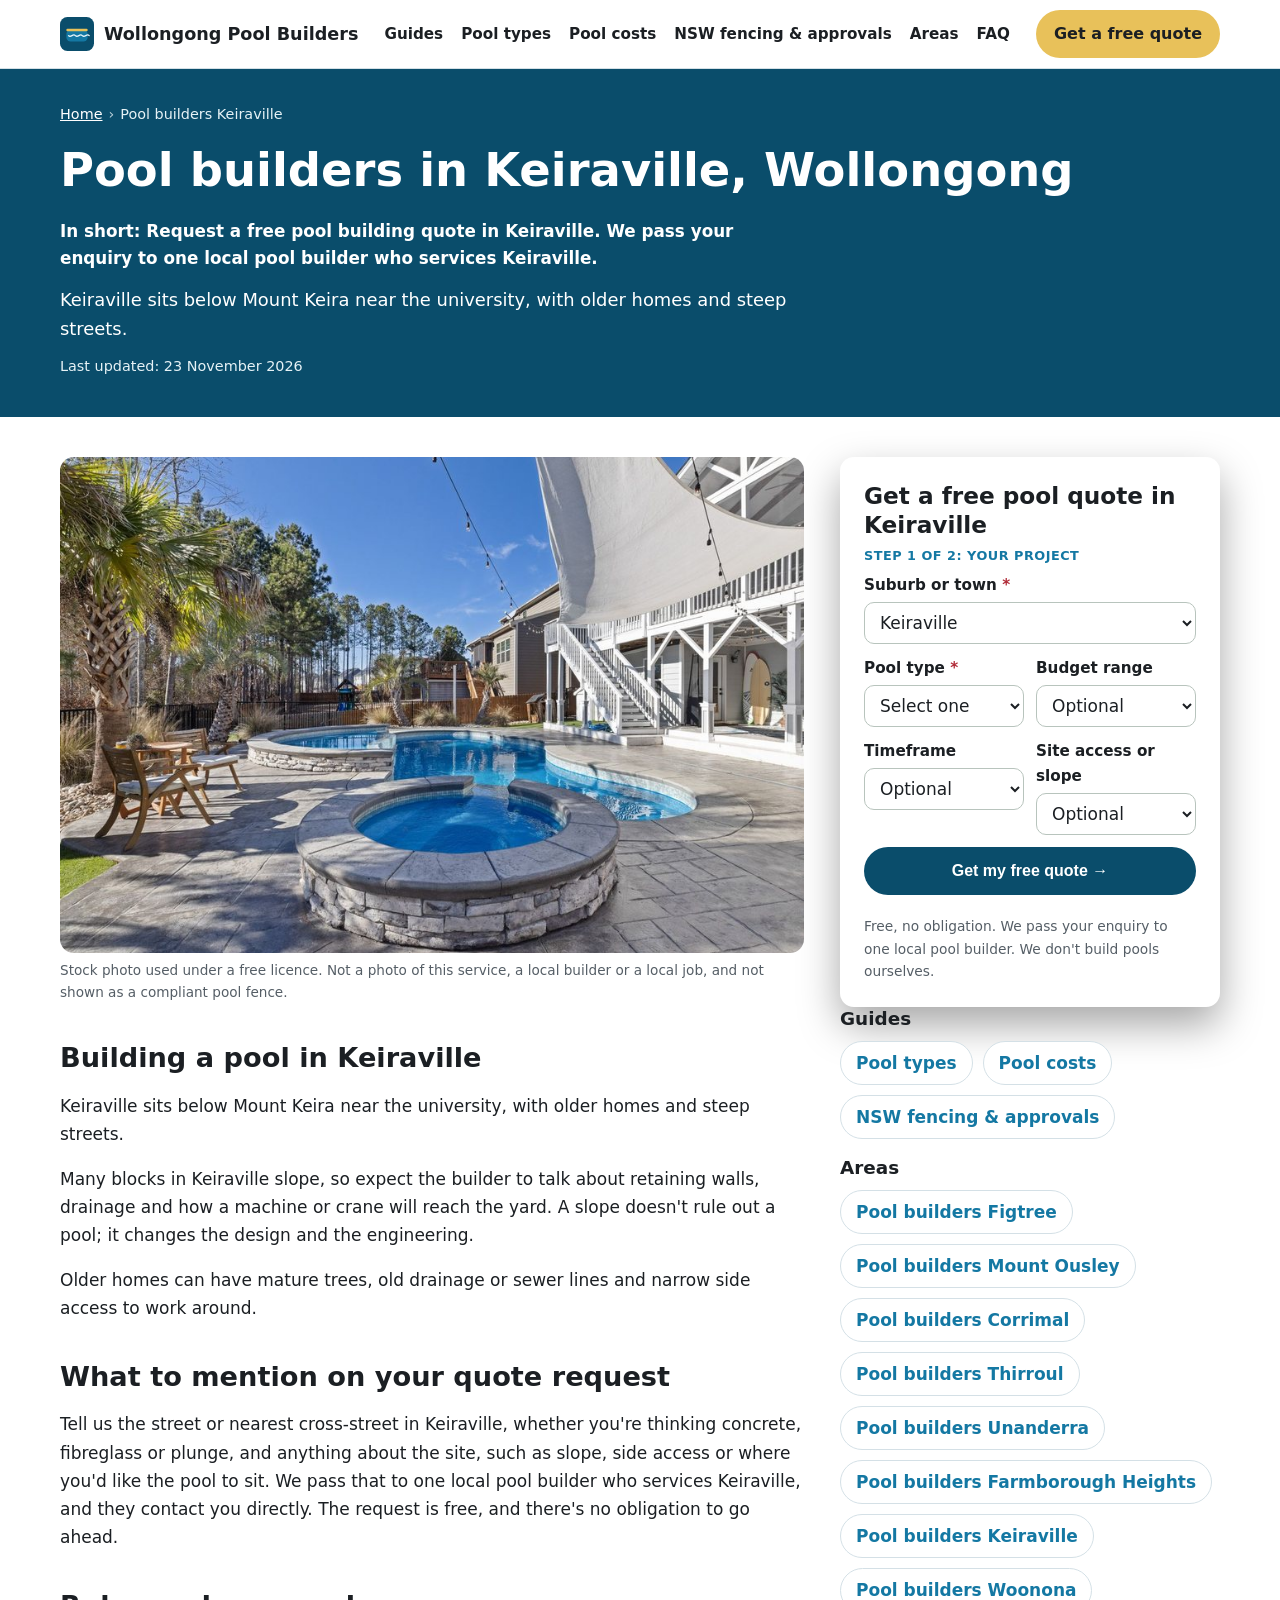
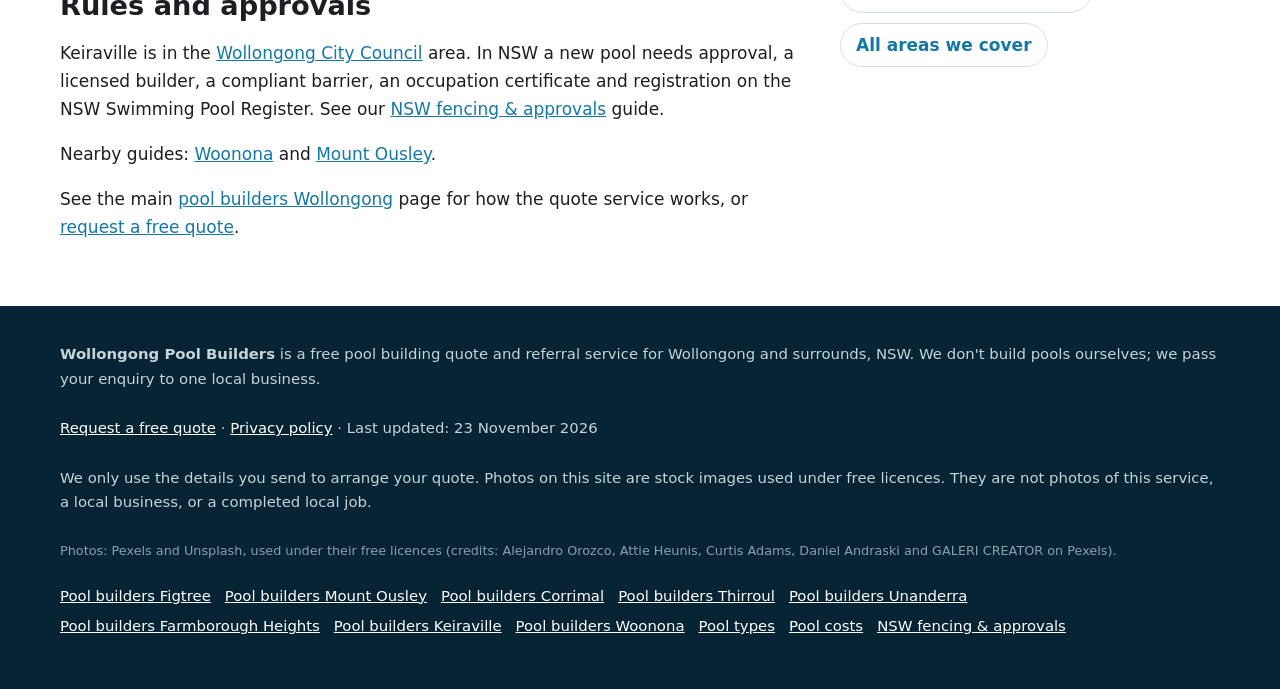
<file: pool-builders-keiraville/index.html>
<!doctype html>
<html lang="en-AU">
<head>
<meta charset="utf-8">
<!-- Search Console verification meta tag goes here once the property is created -->
<meta name="viewport" content="width=device-width, initial-scale=1">
<title>Pool builders Keiraville | Free Pool Building Quotes, Wollongong</title>
<meta name="description" content="Request a free pool building quote in Keiraville. We pass your enquiry to one local pool builder who services Keiraville.">
<link rel="canonical" href="https://wollongongpoolbuilders.com.au/pool-builders-keiraville/">
<link rel="icon" href="/favicon.svg" type="image/svg+xml">
<meta name="theme-color" content="#0a4d6b">
<meta property="og:type" content="article">
<meta property="og:locale" content="en_AU">
<meta property="og:site_name" content="Wollongong Pool Builders">
<meta property="og:title" content="Pool builders Keiraville | Free Pool Building Quotes, Wollongong">
<meta property="og:description" content="Request a free pool building quote in Keiraville. We pass your enquiry to one local pool builder who services Keiraville.">
<meta property="og:url" content="https://wollongongpoolbuilders.com.au/pool-builders-keiraville/">
<meta property="og:image" content="https://wollongongpoolbuilders.com.au/img/hero.jpg">
<meta name="twitter:card" content="summary_large_image">
<meta name="twitter:image" content="https://wollongongpoolbuilders.com.au/img/hero.jpg">
<script>document.documentElement.classList.add('js')</script>
<link rel="stylesheet" href="/styles.css">
<!-- GA4 Measurement ID G-ZWHP8CDN0Y -->
<script async src="https://www.googletagmanager.com/gtag/js?id=G-ZWHP8CDN0Y"></script>
<script>window.dataLayer=window.dataLayer||[];function gtag(){dataLayer.push(arguments);}gtag('js',new Date());gtag('config','G-ZWHP8CDN0Y');</script>
<script type="application/ld+json">
{
 "@context": "https://schema.org",
 "@type": "WebPage",
 "@id": "https://wollongongpoolbuilders.com.au/pool-builders-keiraville/#webpage",
 "url": "https://wollongongpoolbuilders.com.au/pool-builders-keiraville/",
 "name": "Pool builders Keiraville | Free Pool Building Quotes, Wollongong",
 "description": "Request a free pool building quote in Keiraville. We pass your enquiry to one local pool builder who services Keiraville.",
 "inLanguage": "en-AU",
 "dateModified": "2026-11-23",
 "isPartOf": {
  "@id": "https://wollongongpoolbuilders.com.au/#website"
 }
}
</script>
<script type="application/ld+json">
{
 "@context": "https://schema.org",
 "@type": "BreadcrumbList",
 "itemListElement": [
  {
   "@type": "ListItem",
   "position": 1,
   "name": "Home",
   "item": "https://wollongongpoolbuilders.com.au/"
  },
  {
   "@type": "ListItem",
   "position": 2,
   "name": "Pool builders Keiraville",
   "item": "https://wollongongpoolbuilders.com.au/pool-builders-keiraville/"
  }
 ]
}
</script>
<script type="application/ld+json">
{
 "@context": "https://schema.org",
 "@type": "Service",
 "@id": "https://wollongongpoolbuilders.com.au/pool-builders-keiraville/#service",
 "name": "Pool builders Keiraville",
 "serviceType": "Pool builder referral and quote service",
 "url": "https://wollongongpoolbuilders.com.au/pool-builders-keiraville/",
 "provider": {
  "@type": "Organization",
  "name": "Wollongong Pool Builders",
  "url": "https://wollongongpoolbuilders.com.au/"
 },
 "areaServed": [
  {
   "@type": "Place",
   "name": "Keiraville, NSW"
  }
 ]
}
</script>
</head>
<body>
<a class="skip-link" href="#main">Skip to content</a>
<header class="site-header">
  <div class="wrap">
    <a class="brand" href="/" aria-label="Wollongong Pool Builders home">
      <svg viewBox="0 0 64 64" aria-hidden="true"><rect width="64" height="64" rx="14" fill="#0a4d6b"/><rect x="12" y="24" width="40" height="22" rx="8" fill="#1478a3"/><path d="M16 35c5 5 8-5 13 0s8-5 13 0 8-5 13 0" fill="none" stroke="#e8f6fb" stroke-width="2.4" stroke-linecap="round"/><rect x="12" y="22" width="40" height="5" rx="2" fill="#e8c15a"/></svg>
      Wollongong Pool Builders
    </a>
    <nav class="nav" aria-label="Main">
      <a href="/#guides">Guides</a><a href="/pool-types/">Pool types</a><a href="/pool-costs/">Pool costs</a><a href="/nsw-pool-fencing-approvals/">NSW fencing &amp; approvals</a><a href="/#areas">Areas</a><a href="/#faq">FAQ</a>
    </nav>
    <a class="btn btn-call header-call" href="#quote">Get a free quote</a>
  </div>
</header>
<main id="main">
<section class="page-hero" aria-labelledby="h1">
  <div class="wrap">
    <nav class="crumbs" aria-label="Breadcrumb"><ol><li><a href="/">Home</a></li><li aria-current="page">Pool builders Keiraville</li></ol></nav>
    <h1 id="h1">Pool builders in Keiraville, Wollongong</h1>
    <p class="summary">In short: Request a free pool building quote in Keiraville. We pass your enquiry to one local pool builder who services Keiraville.</p>
    <p class="lead">Keiraville sits below Mount Keira near the university, with older homes and steep streets.</p>
    <p class="updated">Last updated: 23 November 2026</p>
  </div>
</section>
<div class="wrap page-grid">
  <article class="page-body">
<figure><img src="/img/type1.jpg" width="1200" height="800" style="aspect-ratio:3/2;object-fit:cover" alt="Stock photo illustrating pool building work" decoding="async"><figcaption>Stock photo used under a free licence. Not a photo of this service, a local builder or a local job, and not shown as a compliant pool fence.</figcaption></figure>

<h2>Building a pool in Keiraville</h2>
<p>Keiraville sits below Mount Keira near the university, with older homes and steep streets.</p>
<p>Many blocks in Keiraville slope, so expect the builder to talk about retaining walls, drainage and how a machine or crane will reach the yard. A slope doesn&#x27;t rule out a pool; it changes the design and the engineering.</p><p>Older homes can have mature trees, old drainage or sewer lines and narrow side access to work around.</p>
<h2>What to mention on your quote request</h2>
<p>Tell us the street or nearest cross-street in Keiraville, whether you&#x27;re thinking concrete, fibreglass or plunge, and anything about the site, such as slope, side access or where you&#x27;d like the pool to sit. We pass that to one local pool builder who services Keiraville, and they contact you directly. The request is free, and there's no obligation to go ahead.</p>
<h2>Rules and approvals</h2>
<p>Keiraville is in the <a href="https://wollongong.nsw.gov.au/" rel="noopener">Wollongong City Council</a> area. In NSW a new pool needs approval, a licensed builder, a compliant barrier, an occupation certificate and registration on the NSW Swimming Pool Register. See our <a href="/nsw-pool-fencing-approvals/">NSW fencing &amp; approvals</a> guide.</p>
<p>Nearby guides: <a href="/pool-builders-woonona/">Woonona</a> and <a href="/pool-builders-mount-ousley/">Mount Ousley</a>.</p>

<p class="home-link">See the main <a href="/">pool builders Wollongong</a> page for how the quote service works, or <a href="#quote">request a free quote</a>.</p>
  </article>
  <aside class="page-aside">
    <div class="hero-form-card" id="quote">
      <h2 id="quote-h">Get a free pool quote in Keiraville</h2>
      <form class="quote-form two-step" id="quote-form" data-form="pool_builder_quote" action="https://formsubmit.co/quotes@wollongongpoolbuilders.com.au" method="post" novalidate>
        <input type="hidden" name="_subject" value="New quote request – wollongongpoolbuilders.com.au">
        <input type="hidden" name="_captcha" value="true">
        <input type="hidden" name="_template" value="table">
        <input type="hidden" name="_next" value="https://wollongongpoolbuilders.com.au/thanks.html?lead=1">
        <input type="hidden" name="_autoresponse" value="Thanks for your pool building request. We&#x27;ve received it and are passing it to a local pool builder, who&#x27;ll be in touch about your project.">
        <input type="text" name="_honey" style="display:none" tabindex="-1" autocomplete="off" aria-hidden="true">
        <input type="hidden" name="source" value="wollongongpoolbuilders.com.au">
        <input type="hidden" name="page" value="/pool-builders-keiraville/">
        <fieldset class="step step-1">
          <legend class="step-label">Step 1 of 2: your project</legend>
          <div class="full"><label for="suburb">Suburb or town <span class="req" aria-hidden="true">*</span></label>
            <select id="suburb" name="suburb" required><option value="">Choose your suburb</option><option>Wollongong</option><option>North Wollongong</option><option>West Wollongong</option><option>Gwynneville</option><option selected>Keiraville</option><option>Mount Ousley</option><option>Mount Keira</option><option>Mangerton</option><option>Mount St Thomas</option><option>Figtree</option><option>Cordeaux Heights</option><option>Farmborough Heights</option><option>Unanderra</option><option>Berkeley</option><option>Lake Heights</option><option>Warrawong</option><option>Port Kembla</option><option>Kanahooka</option><option>Koonawarra</option><option>Dapto</option><option>Horsley</option><option>Wongawilli</option><option>Fairy Meadow</option><option>Towradgi</option><option>Balgownie</option><option>Corrimal</option><option>Tarrawanna</option><option>Bellambi</option><option>Woonona</option><option>Bulli</option><option>Thirroul</option><option>Austinmer</option><option value="Other">Other (tell us below)</option></select></div>
          <div class="full other-wrap"><label for="suburb_other">Other suburb or town</label><input id="suburb_other" name="suburb_other" type="text" autocomplete="address-level2"></div>
          <div><label for="proj_type">Pool type <span class="req" aria-hidden="true">*</span></label>
            <select id="proj_type" name="pool_type" required><option value="">Select one</option><option>Concrete</option><option>Fibreglass</option><option>Plunge</option><option>Not sure</option></select></div>
          <div><label for="budget">Budget range</label>
            <select id="budget" name="budget"><option value="">Optional</option><option>Under $40,000</option><option>$40,000–$70,000</option><option>$70,000–$100,000</option><option>$100,000–$150,000</option><option>$150,000 or more</option><option>Not sure / want advice</option></select></div>
          <div><label for="timeframe">Timeframe</label>
            <select id="timeframe" name="timeframe"><option value="">Optional</option><option>ASAP / within a month</option><option>Next 1–3 months</option><option>3–6 months</option><option>6–12 months</option><option>Just researching</option></select></div>
          <div><label for="extra1">Site access or slope</label>
            <select id="extra1" name="site_access"><option value="">Optional</option><option>Easy access, fairly level</option><option>Narrow side access</option><option>Sloping block</option><option>Restricted access / tight site</option><option>Not sure</option></select></div>
          <div class="full js-only"><button class="btn btn-primary btn-block" type="button" id="to-step-2">Get my free quote →</button></div>
          <p class="microcopy full">Free, no obligation. We pass your enquiry to one local pool builder. We don't build pools ourselves.</p>
          <p class="form-error full" id="step1-error" role="alert" hidden>Please choose your suburb and pool type.</p>
        </fieldset>
        <fieldset class="step step-2" id="step-2">
          <legend class="step-label">Step 2 of 2: your details</legend>
          <div><label for="name">Name <span class="req" aria-hidden="true">*</span></label><input id="name" name="name" type="text" autocomplete="name" required></div>
          <div><label for="phone">Phone <span class="req" aria-hidden="true">*</span></label><input id="phone" name="phone" type="tel" autocomplete="tel" inputmode="tel" required></div>
          <div class="full"><label for="email">Email <span class="req" aria-hidden="true">*</span></label><input id="email" name="email" type="email" autocomplete="email" required></div>
          <div class="full"><label for="message">Anything else we should pass on?</label><textarea id="message" name="message" rows="2" placeholder="e.g. fibreglass family pool in Figtree, sloping backyard, want fencing included"></textarea></div>
          <p class="consent full">By sending this form you agree we can share your details with one local pool builder so they can quote for your project. See our <a href="/privacy.html">privacy policy</a>.</p>
          <div class="full step2-actions"><button class="btn btn-primary" type="submit">Send my quote request</button><button class="btn-link js-only" type="button" id="back-1">← Back</button></div>
        </fieldset>
      </form>
    </div>
    <h3>Guides</h3>
    <ul class="link-list"><li><a href="/pool-types/">Pool types</a></li><li><a href="/pool-costs/">Pool costs</a></li><li><a href="/nsw-pool-fencing-approvals/">NSW fencing &amp; approvals</a></li></ul>
    <h3>Areas</h3>
    <ul class="link-list"><li><a href="/pool-builders-figtree/">Pool builders Figtree</a></li><li><a href="/pool-builders-mount-ousley/">Pool builders Mount Ousley</a></li><li><a href="/pool-builders-corrimal/">Pool builders Corrimal</a></li><li><a href="/pool-builders-thirroul/">Pool builders Thirroul</a></li><li><a href="/pool-builders-unanderra/">Pool builders Unanderra</a></li><li><a href="/pool-builders-farmborough-heights/">Pool builders Farmborough Heights</a></li><li><a href="/pool-builders-keiraville/">Pool builders Keiraville</a></li><li><a href="/pool-builders-woonona/">Pool builders Woonona</a></li><li><a href="/#areas">All areas we cover</a></li></ul>
  </aside>
</div>
</main>
<footer class="site-footer">
  <div class="wrap">
    <p><strong>Wollongong Pool Builders</strong> is a free pool building quote and referral service for Wollongong and surrounds, NSW. We don't build pools ourselves; we pass your enquiry to one local business.</p>
    <p><a href="#quote">Request a free quote</a> · <a href="/privacy.html">Privacy policy</a> · Last updated: 23 November 2026</p>
    <p>We only use the details you send to arrange your quote. Photos on this site are stock images used under free licences. They are not photos of this service, a local business, or a completed local job.</p>
    <p class="credit-line">Photos: Pexels and Unsplash, used under their free licences (credits: Alejandro Orozco, Attie Heunis, Curtis Adams, Daniel Andraski and GALERI CREATOR on Pexels).</p>
    <p class="footer-links"><a href="/pool-builders-figtree/">Pool builders Figtree</a> <a href="/pool-builders-mount-ousley/">Pool builders Mount Ousley</a> <a href="/pool-builders-corrimal/">Pool builders Corrimal</a> <a href="/pool-builders-thirroul/">Pool builders Thirroul</a> <a href="/pool-builders-unanderra/">Pool builders Unanderra</a> <a href="/pool-builders-farmborough-heights/">Pool builders Farmborough Heights</a> <a href="/pool-builders-keiraville/">Pool builders Keiraville</a> <a href="/pool-builders-woonona/">Pool builders Woonona</a> <a href="/pool-types/">Pool types</a> <a href="/pool-costs/">Pool costs</a> <a href="/nsw-pool-fencing-approvals/">NSW fencing &amp; approvals</a></p>
  </div>
</footer>

<div class="mobile-call" aria-label="Quick contact">
  <a class="btn btn-call" href="#quote">Get a free quote</a>
</div>
<script src="/form.js" defer></script>
<script>(function(){var b=document.querySelector('.mobile-call'),q=document.getElementById('quote');if(!b||!q||!('IntersectionObserver' in window))return;new IntersectionObserver(function(e){b.classList.toggle('mc-off',e[0].isIntersecting)},{threshold:.15}).observe(q)})();</script>

</body>
</html>
</file>
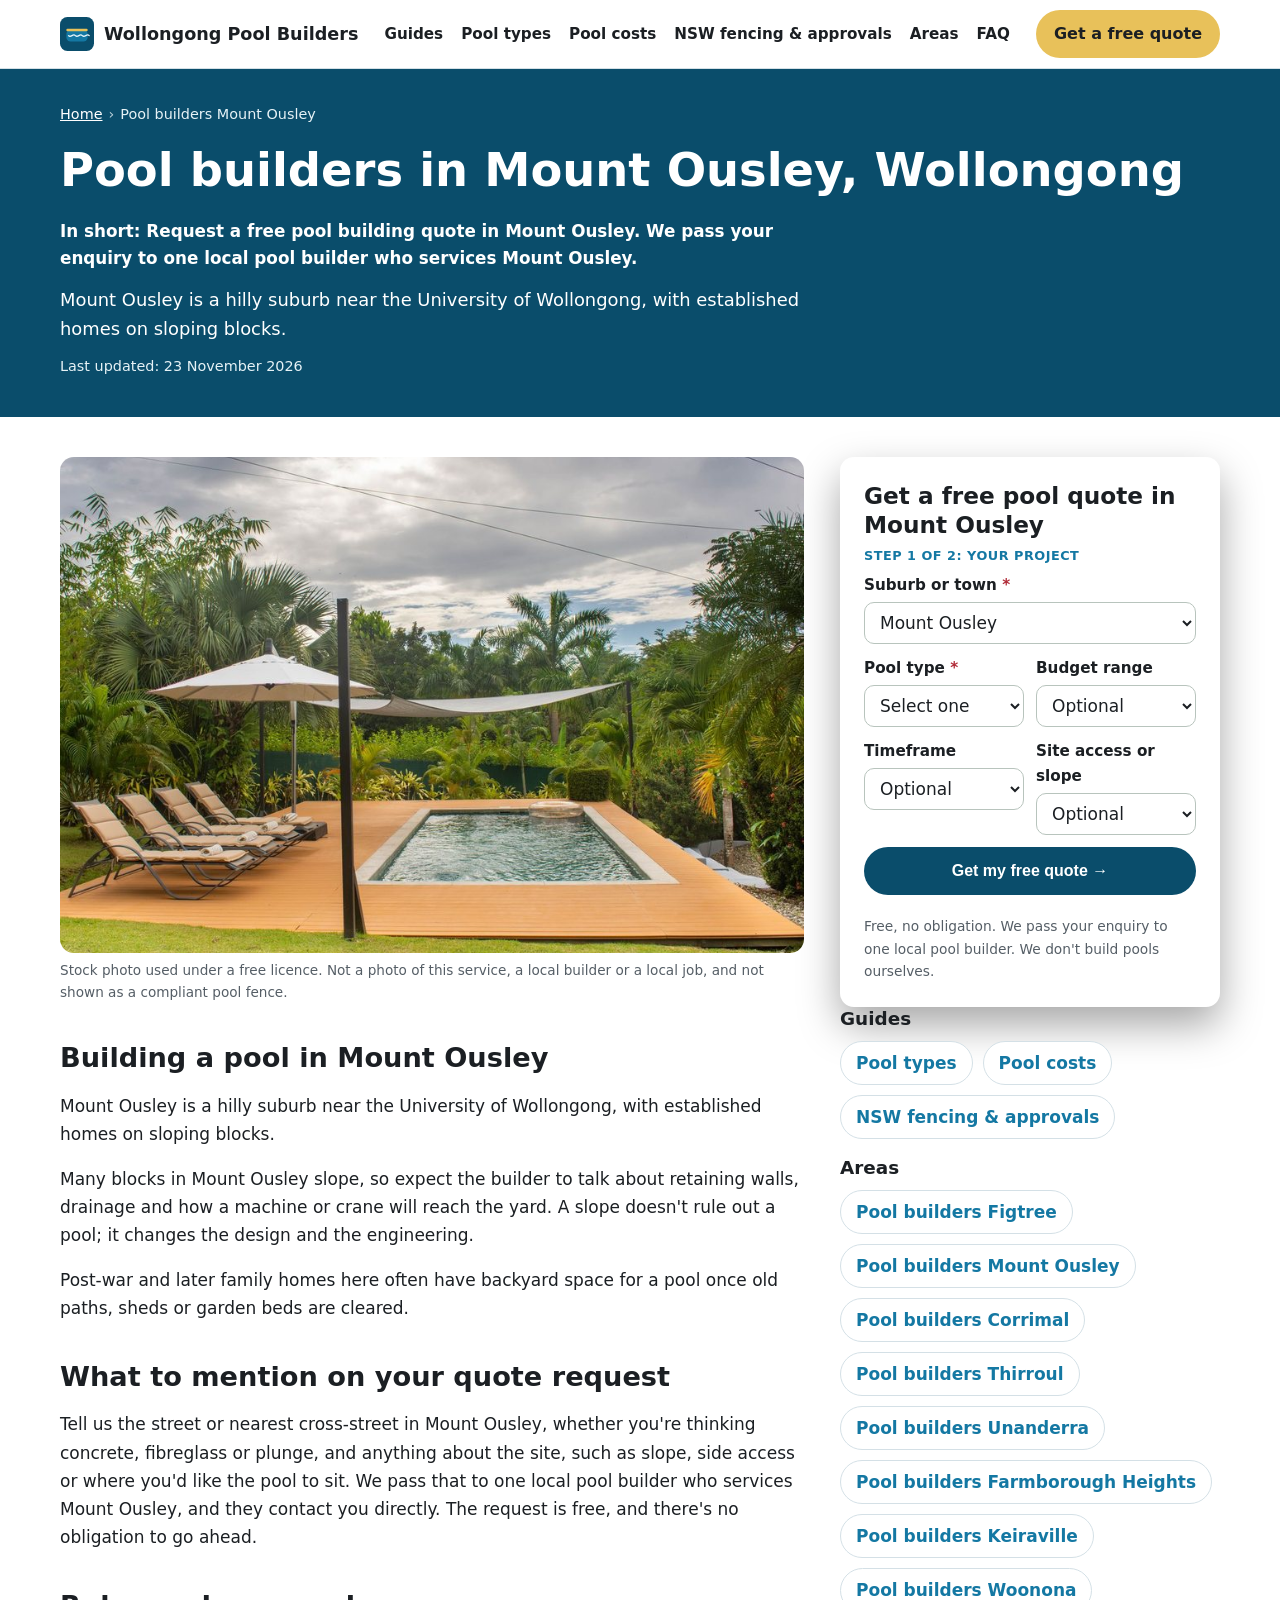
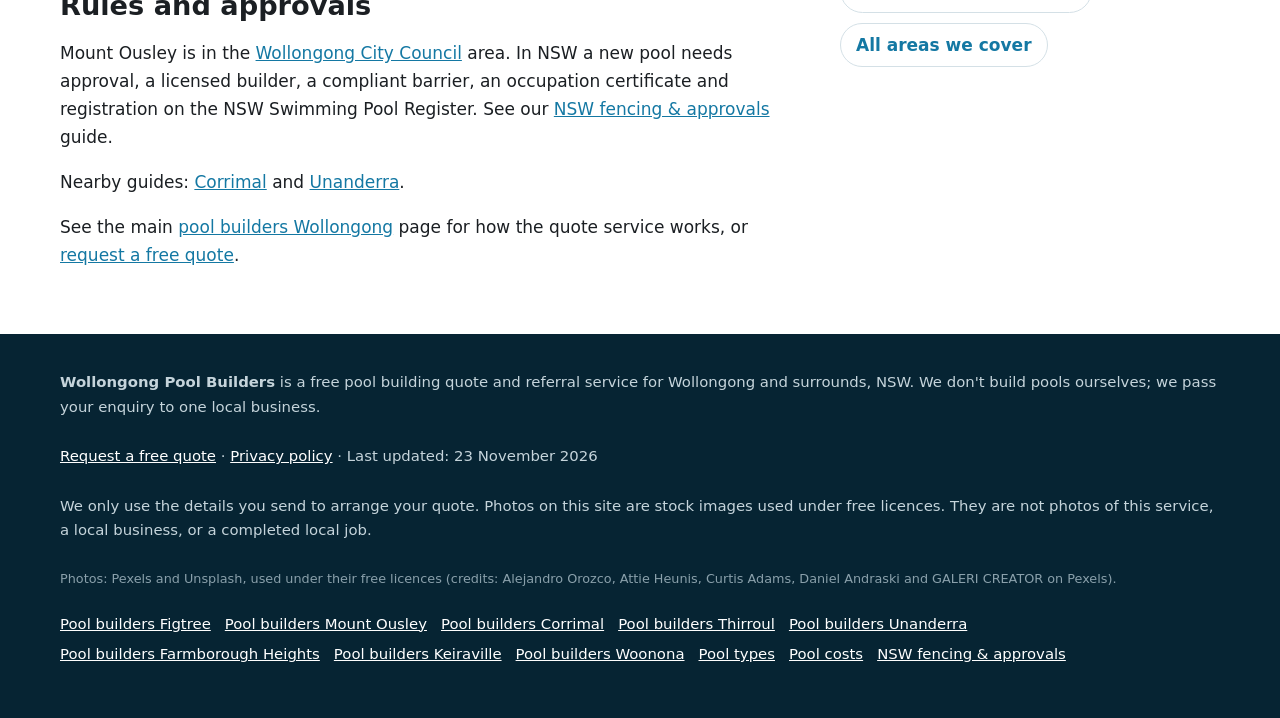
<file: pool-builders-mount-ousley/index.html>
<!doctype html>
<html lang="en-AU">
<head>
<meta charset="utf-8">
<!-- Search Console verification meta tag goes here once the property is created -->
<meta name="viewport" content="width=device-width, initial-scale=1">
<title>Pool builders Mount Ousley | Free Pool Building Quotes, Wollongong</title>
<meta name="description" content="Request a free pool building quote in Mount Ousley. We pass your enquiry to one local pool builder who services Mount Ousley.">
<link rel="canonical" href="https://wollongongpoolbuilders.com.au/pool-builders-mount-ousley/">
<link rel="icon" href="/favicon.svg" type="image/svg+xml">
<meta name="theme-color" content="#0a4d6b">
<meta property="og:type" content="article">
<meta property="og:locale" content="en_AU">
<meta property="og:site_name" content="Wollongong Pool Builders">
<meta property="og:title" content="Pool builders Mount Ousley | Free Pool Building Quotes, Wollongong">
<meta property="og:description" content="Request a free pool building quote in Mount Ousley. We pass your enquiry to one local pool builder who services Mount Ousley.">
<meta property="og:url" content="https://wollongongpoolbuilders.com.au/pool-builders-mount-ousley/">
<meta property="og:image" content="https://wollongongpoolbuilders.com.au/img/hero.jpg">
<meta name="twitter:card" content="summary_large_image">
<meta name="twitter:image" content="https://wollongongpoolbuilders.com.au/img/hero.jpg">
<script>document.documentElement.classList.add('js')</script>
<link rel="stylesheet" href="/styles.css">
<!-- GA4 Measurement ID G-ZWHP8CDN0Y -->
<script async src="https://www.googletagmanager.com/gtag/js?id=G-ZWHP8CDN0Y"></script>
<script>window.dataLayer=window.dataLayer||[];function gtag(){dataLayer.push(arguments);}gtag('js',new Date());gtag('config','G-ZWHP8CDN0Y');</script>
<script type="application/ld+json">
{
 "@context": "https://schema.org",
 "@type": "WebPage",
 "@id": "https://wollongongpoolbuilders.com.au/pool-builders-mount-ousley/#webpage",
 "url": "https://wollongongpoolbuilders.com.au/pool-builders-mount-ousley/",
 "name": "Pool builders Mount Ousley | Free Pool Building Quotes, Wollongong",
 "description": "Request a free pool building quote in Mount Ousley. We pass your enquiry to one local pool builder who services Mount Ousley.",
 "inLanguage": "en-AU",
 "dateModified": "2026-11-23",
 "isPartOf": {
  "@id": "https://wollongongpoolbuilders.com.au/#website"
 }
}
</script>
<script type="application/ld+json">
{
 "@context": "https://schema.org",
 "@type": "BreadcrumbList",
 "itemListElement": [
  {
   "@type": "ListItem",
   "position": 1,
   "name": "Home",
   "item": "https://wollongongpoolbuilders.com.au/"
  },
  {
   "@type": "ListItem",
   "position": 2,
   "name": "Pool builders Mount Ousley",
   "item": "https://wollongongpoolbuilders.com.au/pool-builders-mount-ousley/"
  }
 ]
}
</script>
<script type="application/ld+json">
{
 "@context": "https://schema.org",
 "@type": "Service",
 "@id": "https://wollongongpoolbuilders.com.au/pool-builders-mount-ousley/#service",
 "name": "Pool builders Mount Ousley",
 "serviceType": "Pool builder referral and quote service",
 "url": "https://wollongongpoolbuilders.com.au/pool-builders-mount-ousley/",
 "provider": {
  "@type": "Organization",
  "name": "Wollongong Pool Builders",
  "url": "https://wollongongpoolbuilders.com.au/"
 },
 "areaServed": [
  {
   "@type": "Place",
   "name": "Mount Ousley, NSW"
  }
 ]
}
</script>
</head>
<body>
<a class="skip-link" href="#main">Skip to content</a>
<header class="site-header">
  <div class="wrap">
    <a class="brand" href="/" aria-label="Wollongong Pool Builders home">
      <svg viewBox="0 0 64 64" aria-hidden="true"><rect width="64" height="64" rx="14" fill="#0a4d6b"/><rect x="12" y="24" width="40" height="22" rx="8" fill="#1478a3"/><path d="M16 35c5 5 8-5 13 0s8-5 13 0 8-5 13 0" fill="none" stroke="#e8f6fb" stroke-width="2.4" stroke-linecap="round"/><rect x="12" y="22" width="40" height="5" rx="2" fill="#e8c15a"/></svg>
      Wollongong Pool Builders
    </a>
    <nav class="nav" aria-label="Main">
      <a href="/#guides">Guides</a><a href="/pool-types/">Pool types</a><a href="/pool-costs/">Pool costs</a><a href="/nsw-pool-fencing-approvals/">NSW fencing &amp; approvals</a><a href="/#areas">Areas</a><a href="/#faq">FAQ</a>
    </nav>
    <a class="btn btn-call header-call" href="#quote">Get a free quote</a>
  </div>
</header>
<main id="main">
<section class="page-hero" aria-labelledby="h1">
  <div class="wrap">
    <nav class="crumbs" aria-label="Breadcrumb"><ol><li><a href="/">Home</a></li><li aria-current="page">Pool builders Mount Ousley</li></ol></nav>
    <h1 id="h1">Pool builders in Mount Ousley, Wollongong</h1>
    <p class="summary">In short: Request a free pool building quote in Mount Ousley. We pass your enquiry to one local pool builder who services Mount Ousley.</p>
    <p class="lead">Mount Ousley is a hilly suburb near the University of Wollongong, with established homes on sloping blocks.</p>
    <p class="updated">Last updated: 23 November 2026</p>
  </div>
</section>
<div class="wrap page-grid">
  <article class="page-body">
<figure><img src="/img/type2.jpg" width="1200" height="800" style="aspect-ratio:3/2;object-fit:cover" alt="Stock photo illustrating pool building work" decoding="async"><figcaption>Stock photo used under a free licence. Not a photo of this service, a local builder or a local job, and not shown as a compliant pool fence.</figcaption></figure>

<h2>Building a pool in Mount Ousley</h2>
<p>Mount Ousley is a hilly suburb near the University of Wollongong, with established homes on sloping blocks.</p>
<p>Many blocks in Mount Ousley slope, so expect the builder to talk about retaining walls, drainage and how a machine or crane will reach the yard. A slope doesn&#x27;t rule out a pool; it changes the design and the engineering.</p><p>Post-war and later family homes here often have backyard space for a pool once old paths, sheds or garden beds are cleared.</p>
<h2>What to mention on your quote request</h2>
<p>Tell us the street or nearest cross-street in Mount Ousley, whether you&#x27;re thinking concrete, fibreglass or plunge, and anything about the site, such as slope, side access or where you&#x27;d like the pool to sit. We pass that to one local pool builder who services Mount Ousley, and they contact you directly. The request is free, and there's no obligation to go ahead.</p>
<h2>Rules and approvals</h2>
<p>Mount Ousley is in the <a href="https://wollongong.nsw.gov.au/" rel="noopener">Wollongong City Council</a> area. In NSW a new pool needs approval, a licensed builder, a compliant barrier, an occupation certificate and registration on the NSW Swimming Pool Register. See our <a href="/nsw-pool-fencing-approvals/">NSW fencing &amp; approvals</a> guide.</p>
<p>Nearby guides: <a href="/pool-builders-corrimal/">Corrimal</a> and <a href="/pool-builders-unanderra/">Unanderra</a>.</p>

<p class="home-link">See the main <a href="/">pool builders Wollongong</a> page for how the quote service works, or <a href="#quote">request a free quote</a>.</p>
  </article>
  <aside class="page-aside">
    <div class="hero-form-card" id="quote">
      <h2 id="quote-h">Get a free pool quote in Mount Ousley</h2>
      <form class="quote-form two-step" id="quote-form" data-form="pool_builder_quote" action="https://formsubmit.co/quotes@wollongongpoolbuilders.com.au" method="post" novalidate>
        <input type="hidden" name="_subject" value="New quote request – wollongongpoolbuilders.com.au">
        <input type="hidden" name="_captcha" value="true">
        <input type="hidden" name="_template" value="table">
        <input type="hidden" name="_next" value="https://wollongongpoolbuilders.com.au/thanks.html?lead=1">
        <input type="hidden" name="_autoresponse" value="Thanks for your pool building request. We&#x27;ve received it and are passing it to a local pool builder, who&#x27;ll be in touch about your project.">
        <input type="text" name="_honey" style="display:none" tabindex="-1" autocomplete="off" aria-hidden="true">
        <input type="hidden" name="source" value="wollongongpoolbuilders.com.au">
        <input type="hidden" name="page" value="/pool-builders-mount-ousley/">
        <fieldset class="step step-1">
          <legend class="step-label">Step 1 of 2: your project</legend>
          <div class="full"><label for="suburb">Suburb or town <span class="req" aria-hidden="true">*</span></label>
            <select id="suburb" name="suburb" required><option value="">Choose your suburb</option><option>Wollongong</option><option>North Wollongong</option><option>West Wollongong</option><option>Gwynneville</option><option>Keiraville</option><option selected>Mount Ousley</option><option>Mount Keira</option><option>Mangerton</option><option>Mount St Thomas</option><option>Figtree</option><option>Cordeaux Heights</option><option>Farmborough Heights</option><option>Unanderra</option><option>Berkeley</option><option>Lake Heights</option><option>Warrawong</option><option>Port Kembla</option><option>Kanahooka</option><option>Koonawarra</option><option>Dapto</option><option>Horsley</option><option>Wongawilli</option><option>Fairy Meadow</option><option>Towradgi</option><option>Balgownie</option><option>Corrimal</option><option>Tarrawanna</option><option>Bellambi</option><option>Woonona</option><option>Bulli</option><option>Thirroul</option><option>Austinmer</option><option value="Other">Other (tell us below)</option></select></div>
          <div class="full other-wrap"><label for="suburb_other">Other suburb or town</label><input id="suburb_other" name="suburb_other" type="text" autocomplete="address-level2"></div>
          <div><label for="proj_type">Pool type <span class="req" aria-hidden="true">*</span></label>
            <select id="proj_type" name="pool_type" required><option value="">Select one</option><option>Concrete</option><option>Fibreglass</option><option>Plunge</option><option>Not sure</option></select></div>
          <div><label for="budget">Budget range</label>
            <select id="budget" name="budget"><option value="">Optional</option><option>Under $40,000</option><option>$40,000–$70,000</option><option>$70,000–$100,000</option><option>$100,000–$150,000</option><option>$150,000 or more</option><option>Not sure / want advice</option></select></div>
          <div><label for="timeframe">Timeframe</label>
            <select id="timeframe" name="timeframe"><option value="">Optional</option><option>ASAP / within a month</option><option>Next 1–3 months</option><option>3–6 months</option><option>6–12 months</option><option>Just researching</option></select></div>
          <div><label for="extra1">Site access or slope</label>
            <select id="extra1" name="site_access"><option value="">Optional</option><option>Easy access, fairly level</option><option>Narrow side access</option><option>Sloping block</option><option>Restricted access / tight site</option><option>Not sure</option></select></div>
          <div class="full js-only"><button class="btn btn-primary btn-block" type="button" id="to-step-2">Get my free quote →</button></div>
          <p class="microcopy full">Free, no obligation. We pass your enquiry to one local pool builder. We don't build pools ourselves.</p>
          <p class="form-error full" id="step1-error" role="alert" hidden>Please choose your suburb and pool type.</p>
        </fieldset>
        <fieldset class="step step-2" id="step-2">
          <legend class="step-label">Step 2 of 2: your details</legend>
          <div><label for="name">Name <span class="req" aria-hidden="true">*</span></label><input id="name" name="name" type="text" autocomplete="name" required></div>
          <div><label for="phone">Phone <span class="req" aria-hidden="true">*</span></label><input id="phone" name="phone" type="tel" autocomplete="tel" inputmode="tel" required></div>
          <div class="full"><label for="email">Email <span class="req" aria-hidden="true">*</span></label><input id="email" name="email" type="email" autocomplete="email" required></div>
          <div class="full"><label for="message">Anything else we should pass on?</label><textarea id="message" name="message" rows="2" placeholder="e.g. fibreglass family pool in Figtree, sloping backyard, want fencing included"></textarea></div>
          <p class="consent full">By sending this form you agree we can share your details with one local pool builder so they can quote for your project. See our <a href="/privacy.html">privacy policy</a>.</p>
          <div class="full step2-actions"><button class="btn btn-primary" type="submit">Send my quote request</button><button class="btn-link js-only" type="button" id="back-1">← Back</button></div>
        </fieldset>
      </form>
    </div>
    <h3>Guides</h3>
    <ul class="link-list"><li><a href="/pool-types/">Pool types</a></li><li><a href="/pool-costs/">Pool costs</a></li><li><a href="/nsw-pool-fencing-approvals/">NSW fencing &amp; approvals</a></li></ul>
    <h3>Areas</h3>
    <ul class="link-list"><li><a href="/pool-builders-figtree/">Pool builders Figtree</a></li><li><a href="/pool-builders-mount-ousley/">Pool builders Mount Ousley</a></li><li><a href="/pool-builders-corrimal/">Pool builders Corrimal</a></li><li><a href="/pool-builders-thirroul/">Pool builders Thirroul</a></li><li><a href="/pool-builders-unanderra/">Pool builders Unanderra</a></li><li><a href="/pool-builders-farmborough-heights/">Pool builders Farmborough Heights</a></li><li><a href="/pool-builders-keiraville/">Pool builders Keiraville</a></li><li><a href="/pool-builders-woonona/">Pool builders Woonona</a></li><li><a href="/#areas">All areas we cover</a></li></ul>
  </aside>
</div>
</main>
<footer class="site-footer">
  <div class="wrap">
    <p><strong>Wollongong Pool Builders</strong> is a free pool building quote and referral service for Wollongong and surrounds, NSW. We don't build pools ourselves; we pass your enquiry to one local business.</p>
    <p><a href="#quote">Request a free quote</a> · <a href="/privacy.html">Privacy policy</a> · Last updated: 23 November 2026</p>
    <p>We only use the details you send to arrange your quote. Photos on this site are stock images used under free licences. They are not photos of this service, a local business, or a completed local job.</p>
    <p class="credit-line">Photos: Pexels and Unsplash, used under their free licences (credits: Alejandro Orozco, Attie Heunis, Curtis Adams, Daniel Andraski and GALERI CREATOR on Pexels).</p>
    <p class="footer-links"><a href="/pool-builders-figtree/">Pool builders Figtree</a> <a href="/pool-builders-mount-ousley/">Pool builders Mount Ousley</a> <a href="/pool-builders-corrimal/">Pool builders Corrimal</a> <a href="/pool-builders-thirroul/">Pool builders Thirroul</a> <a href="/pool-builders-unanderra/">Pool builders Unanderra</a> <a href="/pool-builders-farmborough-heights/">Pool builders Farmborough Heights</a> <a href="/pool-builders-keiraville/">Pool builders Keiraville</a> <a href="/pool-builders-woonona/">Pool builders Woonona</a> <a href="/pool-types/">Pool types</a> <a href="/pool-costs/">Pool costs</a> <a href="/nsw-pool-fencing-approvals/">NSW fencing &amp; approvals</a></p>
  </div>
</footer>

<div class="mobile-call" aria-label="Quick contact">
  <a class="btn btn-call" href="#quote">Get a free quote</a>
</div>
<script src="/form.js" defer></script>
<script>(function(){var b=document.querySelector('.mobile-call'),q=document.getElementById('quote');if(!b||!q||!('IntersectionObserver' in window))return;new IntersectionObserver(function(e){b.classList.toggle('mc-off',e[0].isIntersecting)},{threshold:.15}).observe(q)})();</script>

</body>
</html>
</file>
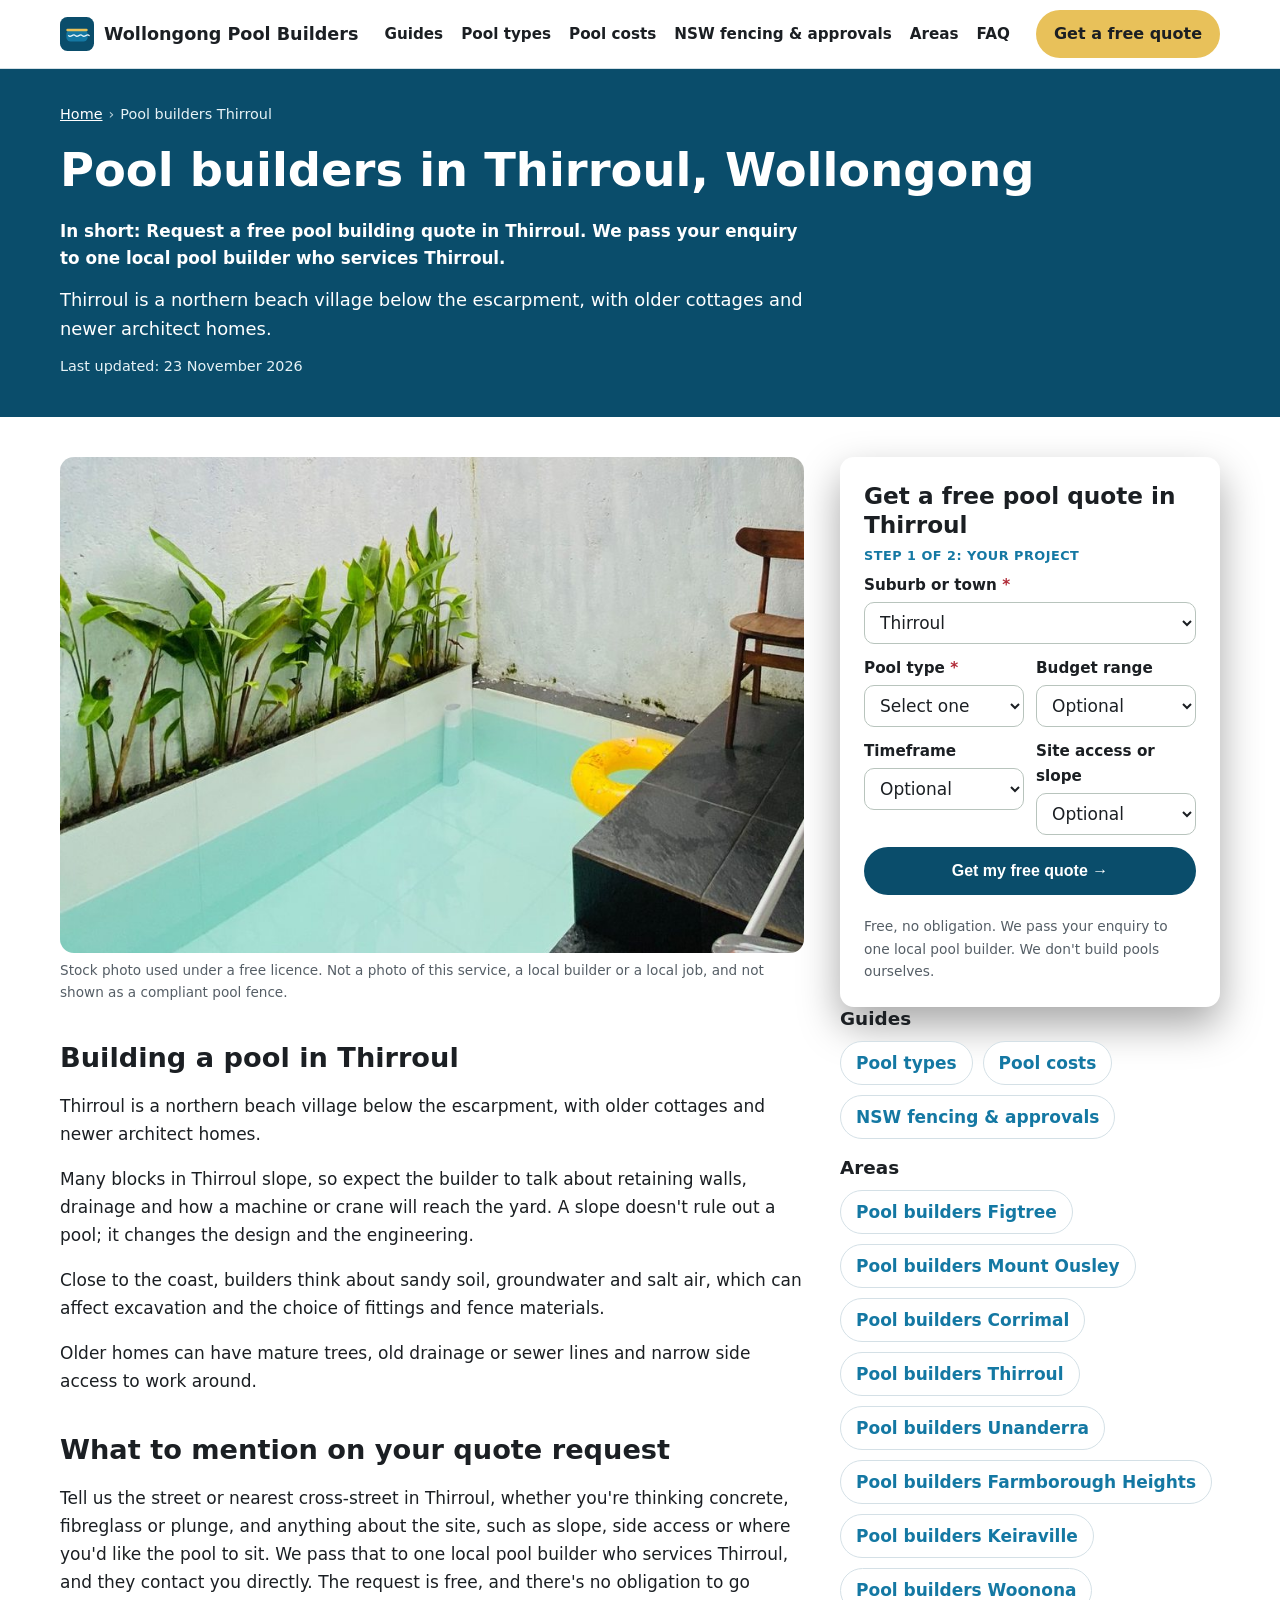
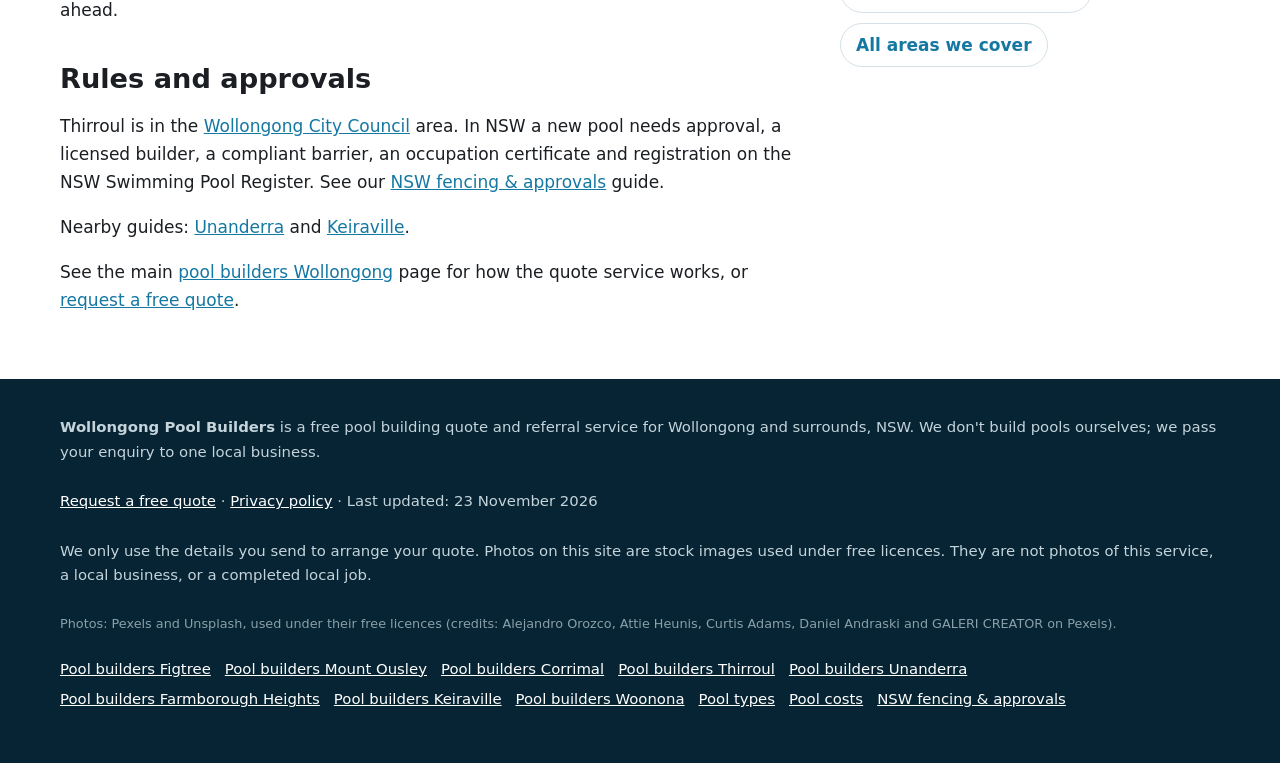
<file: pool-builders-thirroul/index.html>
<!doctype html>
<html lang="en-AU">
<head>
<meta charset="utf-8">
<!-- Search Console verification meta tag goes here once the property is created -->
<meta name="viewport" content="width=device-width, initial-scale=1">
<title>Pool builders Thirroul | Free Pool Building Quotes, Wollongong</title>
<meta name="description" content="Request a free pool building quote in Thirroul. We pass your enquiry to one local pool builder who services Thirroul.">
<link rel="canonical" href="https://wollongongpoolbuilders.com.au/pool-builders-thirroul/">
<link rel="icon" href="/favicon.svg" type="image/svg+xml">
<meta name="theme-color" content="#0a4d6b">
<meta property="og:type" content="article">
<meta property="og:locale" content="en_AU">
<meta property="og:site_name" content="Wollongong Pool Builders">
<meta property="og:title" content="Pool builders Thirroul | Free Pool Building Quotes, Wollongong">
<meta property="og:description" content="Request a free pool building quote in Thirroul. We pass your enquiry to one local pool builder who services Thirroul.">
<meta property="og:url" content="https://wollongongpoolbuilders.com.au/pool-builders-thirroul/">
<meta property="og:image" content="https://wollongongpoolbuilders.com.au/img/hero.jpg">
<meta name="twitter:card" content="summary_large_image">
<meta name="twitter:image" content="https://wollongongpoolbuilders.com.au/img/hero.jpg">
<script>document.documentElement.classList.add('js')</script>
<link rel="stylesheet" href="/styles.css">
<!-- GA4 Measurement ID G-ZWHP8CDN0Y -->
<script async src="https://www.googletagmanager.com/gtag/js?id=G-ZWHP8CDN0Y"></script>
<script>window.dataLayer=window.dataLayer||[];function gtag(){dataLayer.push(arguments);}gtag('js',new Date());gtag('config','G-ZWHP8CDN0Y');</script>
<script type="application/ld+json">
{
 "@context": "https://schema.org",
 "@type": "WebPage",
 "@id": "https://wollongongpoolbuilders.com.au/pool-builders-thirroul/#webpage",
 "url": "https://wollongongpoolbuilders.com.au/pool-builders-thirroul/",
 "name": "Pool builders Thirroul | Free Pool Building Quotes, Wollongong",
 "description": "Request a free pool building quote in Thirroul. We pass your enquiry to one local pool builder who services Thirroul.",
 "inLanguage": "en-AU",
 "dateModified": "2026-11-23",
 "isPartOf": {
  "@id": "https://wollongongpoolbuilders.com.au/#website"
 }
}
</script>
<script type="application/ld+json">
{
 "@context": "https://schema.org",
 "@type": "BreadcrumbList",
 "itemListElement": [
  {
   "@type": "ListItem",
   "position": 1,
   "name": "Home",
   "item": "https://wollongongpoolbuilders.com.au/"
  },
  {
   "@type": "ListItem",
   "position": 2,
   "name": "Pool builders Thirroul",
   "item": "https://wollongongpoolbuilders.com.au/pool-builders-thirroul/"
  }
 ]
}
</script>
<script type="application/ld+json">
{
 "@context": "https://schema.org",
 "@type": "Service",
 "@id": "https://wollongongpoolbuilders.com.au/pool-builders-thirroul/#service",
 "name": "Pool builders Thirroul",
 "serviceType": "Pool builder referral and quote service",
 "url": "https://wollongongpoolbuilders.com.au/pool-builders-thirroul/",
 "provider": {
  "@type": "Organization",
  "name": "Wollongong Pool Builders",
  "url": "https://wollongongpoolbuilders.com.au/"
 },
 "areaServed": [
  {
   "@type": "Place",
   "name": "Thirroul, NSW"
  }
 ]
}
</script>
</head>
<body>
<a class="skip-link" href="#main">Skip to content</a>
<header class="site-header">
  <div class="wrap">
    <a class="brand" href="/" aria-label="Wollongong Pool Builders home">
      <svg viewBox="0 0 64 64" aria-hidden="true"><rect width="64" height="64" rx="14" fill="#0a4d6b"/><rect x="12" y="24" width="40" height="22" rx="8" fill="#1478a3"/><path d="M16 35c5 5 8-5 13 0s8-5 13 0 8-5 13 0" fill="none" stroke="#e8f6fb" stroke-width="2.4" stroke-linecap="round"/><rect x="12" y="22" width="40" height="5" rx="2" fill="#e8c15a"/></svg>
      Wollongong Pool Builders
    </a>
    <nav class="nav" aria-label="Main">
      <a href="/#guides">Guides</a><a href="/pool-types/">Pool types</a><a href="/pool-costs/">Pool costs</a><a href="/nsw-pool-fencing-approvals/">NSW fencing &amp; approvals</a><a href="/#areas">Areas</a><a href="/#faq">FAQ</a>
    </nav>
    <a class="btn btn-call header-call" href="#quote">Get a free quote</a>
  </div>
</header>
<main id="main">
<section class="page-hero" aria-labelledby="h1">
  <div class="wrap">
    <nav class="crumbs" aria-label="Breadcrumb"><ol><li><a href="/">Home</a></li><li aria-current="page">Pool builders Thirroul</li></ol></nav>
    <h1 id="h1">Pool builders in Thirroul, Wollongong</h1>
    <p class="summary">In short: Request a free pool building quote in Thirroul. We pass your enquiry to one local pool builder who services Thirroul.</p>
    <p class="lead">Thirroul is a northern beach village below the escarpment, with older cottages and newer architect homes.</p>
    <p class="updated">Last updated: 23 November 2026</p>
  </div>
</section>
<div class="wrap page-grid">
  <article class="page-body">
<figure><img src="/img/type3.jpg" width="1200" height="800" style="aspect-ratio:3/2;object-fit:cover" alt="Stock photo illustrating pool building work" decoding="async"><figcaption>Stock photo used under a free licence. Not a photo of this service, a local builder or a local job, and not shown as a compliant pool fence.</figcaption></figure>

<h2>Building a pool in Thirroul</h2>
<p>Thirroul is a northern beach village below the escarpment, with older cottages and newer architect homes.</p>
<p>Many blocks in Thirroul slope, so expect the builder to talk about retaining walls, drainage and how a machine or crane will reach the yard. A slope doesn&#x27;t rule out a pool; it changes the design and the engineering.</p><p>Close to the coast, builders think about sandy soil, groundwater and salt air, which can affect excavation and the choice of fittings and fence materials.</p><p>Older homes can have mature trees, old drainage or sewer lines and narrow side access to work around.</p>
<h2>What to mention on your quote request</h2>
<p>Tell us the street or nearest cross-street in Thirroul, whether you&#x27;re thinking concrete, fibreglass or plunge, and anything about the site, such as slope, side access or where you&#x27;d like the pool to sit. We pass that to one local pool builder who services Thirroul, and they contact you directly. The request is free, and there's no obligation to go ahead.</p>
<h2>Rules and approvals</h2>
<p>Thirroul is in the <a href="https://wollongong.nsw.gov.au/" rel="noopener">Wollongong City Council</a> area. In NSW a new pool needs approval, a licensed builder, a compliant barrier, an occupation certificate and registration on the NSW Swimming Pool Register. See our <a href="/nsw-pool-fencing-approvals/">NSW fencing &amp; approvals</a> guide.</p>
<p>Nearby guides: <a href="/pool-builders-unanderra/">Unanderra</a> and <a href="/pool-builders-keiraville/">Keiraville</a>.</p>

<p class="home-link">See the main <a href="/">pool builders Wollongong</a> page for how the quote service works, or <a href="#quote">request a free quote</a>.</p>
  </article>
  <aside class="page-aside">
    <div class="hero-form-card" id="quote">
      <h2 id="quote-h">Get a free pool quote in Thirroul</h2>
      <form class="quote-form two-step" id="quote-form" data-form="pool_builder_quote" action="https://formsubmit.co/quotes@wollongongpoolbuilders.com.au" method="post" novalidate>
        <input type="hidden" name="_subject" value="New quote request – wollongongpoolbuilders.com.au">
        <input type="hidden" name="_captcha" value="true">
        <input type="hidden" name="_template" value="table">
        <input type="hidden" name="_next" value="https://wollongongpoolbuilders.com.au/thanks.html?lead=1">
        <input type="hidden" name="_autoresponse" value="Thanks for your pool building request. We&#x27;ve received it and are passing it to a local pool builder, who&#x27;ll be in touch about your project.">
        <input type="text" name="_honey" style="display:none" tabindex="-1" autocomplete="off" aria-hidden="true">
        <input type="hidden" name="source" value="wollongongpoolbuilders.com.au">
        <input type="hidden" name="page" value="/pool-builders-thirroul/">
        <fieldset class="step step-1">
          <legend class="step-label">Step 1 of 2: your project</legend>
          <div class="full"><label for="suburb">Suburb or town <span class="req" aria-hidden="true">*</span></label>
            <select id="suburb" name="suburb" required><option value="">Choose your suburb</option><option>Wollongong</option><option>North Wollongong</option><option>West Wollongong</option><option>Gwynneville</option><option>Keiraville</option><option>Mount Ousley</option><option>Mount Keira</option><option>Mangerton</option><option>Mount St Thomas</option><option>Figtree</option><option>Cordeaux Heights</option><option>Farmborough Heights</option><option>Unanderra</option><option>Berkeley</option><option>Lake Heights</option><option>Warrawong</option><option>Port Kembla</option><option>Kanahooka</option><option>Koonawarra</option><option>Dapto</option><option>Horsley</option><option>Wongawilli</option><option>Fairy Meadow</option><option>Towradgi</option><option>Balgownie</option><option>Corrimal</option><option>Tarrawanna</option><option>Bellambi</option><option>Woonona</option><option>Bulli</option><option selected>Thirroul</option><option>Austinmer</option><option value="Other">Other (tell us below)</option></select></div>
          <div class="full other-wrap"><label for="suburb_other">Other suburb or town</label><input id="suburb_other" name="suburb_other" type="text" autocomplete="address-level2"></div>
          <div><label for="proj_type">Pool type <span class="req" aria-hidden="true">*</span></label>
            <select id="proj_type" name="pool_type" required><option value="">Select one</option><option>Concrete</option><option>Fibreglass</option><option>Plunge</option><option>Not sure</option></select></div>
          <div><label for="budget">Budget range</label>
            <select id="budget" name="budget"><option value="">Optional</option><option>Under $40,000</option><option>$40,000–$70,000</option><option>$70,000–$100,000</option><option>$100,000–$150,000</option><option>$150,000 or more</option><option>Not sure / want advice</option></select></div>
          <div><label for="timeframe">Timeframe</label>
            <select id="timeframe" name="timeframe"><option value="">Optional</option><option>ASAP / within a month</option><option>Next 1–3 months</option><option>3–6 months</option><option>6–12 months</option><option>Just researching</option></select></div>
          <div><label for="extra1">Site access or slope</label>
            <select id="extra1" name="site_access"><option value="">Optional</option><option>Easy access, fairly level</option><option>Narrow side access</option><option>Sloping block</option><option>Restricted access / tight site</option><option>Not sure</option></select></div>
          <div class="full js-only"><button class="btn btn-primary btn-block" type="button" id="to-step-2">Get my free quote →</button></div>
          <p class="microcopy full">Free, no obligation. We pass your enquiry to one local pool builder. We don't build pools ourselves.</p>
          <p class="form-error full" id="step1-error" role="alert" hidden>Please choose your suburb and pool type.</p>
        </fieldset>
        <fieldset class="step step-2" id="step-2">
          <legend class="step-label">Step 2 of 2: your details</legend>
          <div><label for="name">Name <span class="req" aria-hidden="true">*</span></label><input id="name" name="name" type="text" autocomplete="name" required></div>
          <div><label for="phone">Phone <span class="req" aria-hidden="true">*</span></label><input id="phone" name="phone" type="tel" autocomplete="tel" inputmode="tel" required></div>
          <div class="full"><label for="email">Email <span class="req" aria-hidden="true">*</span></label><input id="email" name="email" type="email" autocomplete="email" required></div>
          <div class="full"><label for="message">Anything else we should pass on?</label><textarea id="message" name="message" rows="2" placeholder="e.g. fibreglass family pool in Figtree, sloping backyard, want fencing included"></textarea></div>
          <p class="consent full">By sending this form you agree we can share your details with one local pool builder so they can quote for your project. See our <a href="/privacy.html">privacy policy</a>.</p>
          <div class="full step2-actions"><button class="btn btn-primary" type="submit">Send my quote request</button><button class="btn-link js-only" type="button" id="back-1">← Back</button></div>
        </fieldset>
      </form>
    </div>
    <h3>Guides</h3>
    <ul class="link-list"><li><a href="/pool-types/">Pool types</a></li><li><a href="/pool-costs/">Pool costs</a></li><li><a href="/nsw-pool-fencing-approvals/">NSW fencing &amp; approvals</a></li></ul>
    <h3>Areas</h3>
    <ul class="link-list"><li><a href="/pool-builders-figtree/">Pool builders Figtree</a></li><li><a href="/pool-builders-mount-ousley/">Pool builders Mount Ousley</a></li><li><a href="/pool-builders-corrimal/">Pool builders Corrimal</a></li><li><a href="/pool-builders-thirroul/">Pool builders Thirroul</a></li><li><a href="/pool-builders-unanderra/">Pool builders Unanderra</a></li><li><a href="/pool-builders-farmborough-heights/">Pool builders Farmborough Heights</a></li><li><a href="/pool-builders-keiraville/">Pool builders Keiraville</a></li><li><a href="/pool-builders-woonona/">Pool builders Woonona</a></li><li><a href="/#areas">All areas we cover</a></li></ul>
  </aside>
</div>
</main>
<footer class="site-footer">
  <div class="wrap">
    <p><strong>Wollongong Pool Builders</strong> is a free pool building quote and referral service for Wollongong and surrounds, NSW. We don't build pools ourselves; we pass your enquiry to one local business.</p>
    <p><a href="#quote">Request a free quote</a> · <a href="/privacy.html">Privacy policy</a> · Last updated: 23 November 2026</p>
    <p>We only use the details you send to arrange your quote. Photos on this site are stock images used under free licences. They are not photos of this service, a local business, or a completed local job.</p>
    <p class="credit-line">Photos: Pexels and Unsplash, used under their free licences (credits: Alejandro Orozco, Attie Heunis, Curtis Adams, Daniel Andraski and GALERI CREATOR on Pexels).</p>
    <p class="footer-links"><a href="/pool-builders-figtree/">Pool builders Figtree</a> <a href="/pool-builders-mount-ousley/">Pool builders Mount Ousley</a> <a href="/pool-builders-corrimal/">Pool builders Corrimal</a> <a href="/pool-builders-thirroul/">Pool builders Thirroul</a> <a href="/pool-builders-unanderra/">Pool builders Unanderra</a> <a href="/pool-builders-farmborough-heights/">Pool builders Farmborough Heights</a> <a href="/pool-builders-keiraville/">Pool builders Keiraville</a> <a href="/pool-builders-woonona/">Pool builders Woonona</a> <a href="/pool-types/">Pool types</a> <a href="/pool-costs/">Pool costs</a> <a href="/nsw-pool-fencing-approvals/">NSW fencing &amp; approvals</a></p>
  </div>
</footer>

<div class="mobile-call" aria-label="Quick contact">
  <a class="btn btn-call" href="#quote">Get a free quote</a>
</div>
<script src="/form.js" defer></script>
<script>(function(){var b=document.querySelector('.mobile-call'),q=document.getElementById('quote');if(!b||!q||!('IntersectionObserver' in window))return;new IntersectionObserver(function(e){b.classList.toggle('mc-off',e[0].isIntersecting)},{threshold:.15}).observe(q)})();</script>

</body>
</html>
</file>
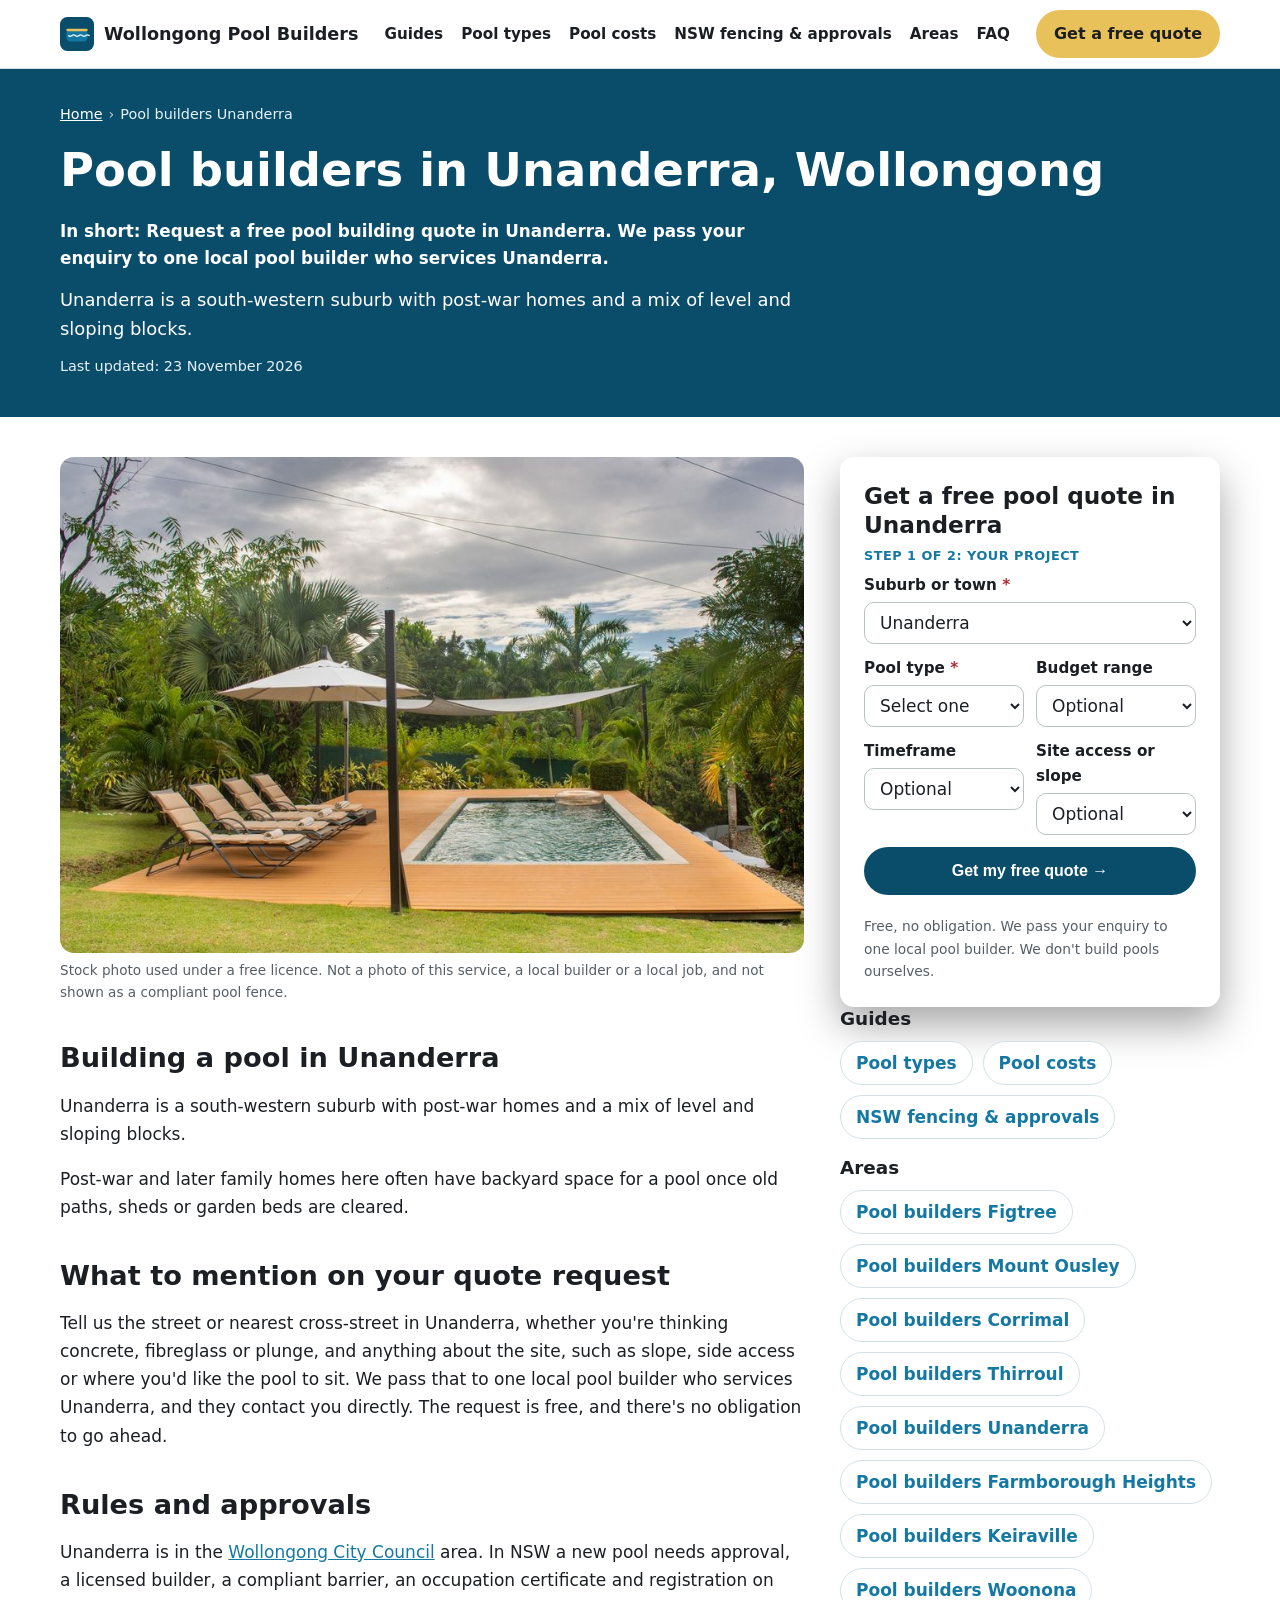
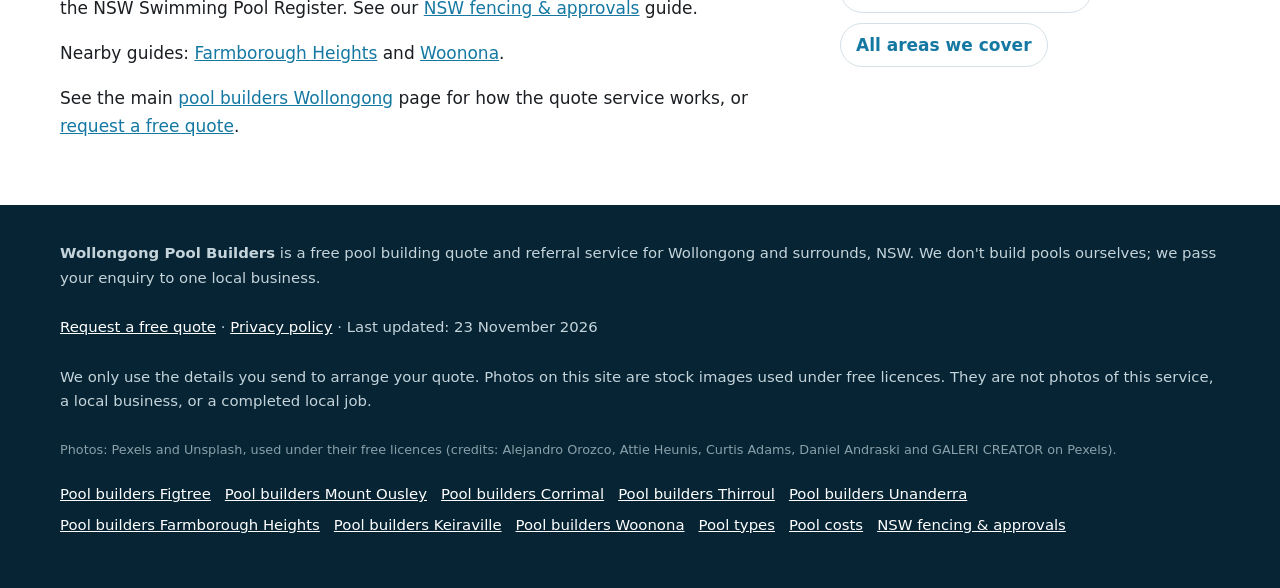
<file: pool-builders-unanderra/index.html>
<!doctype html>
<html lang="en-AU">
<head>
<meta charset="utf-8">
<!-- Search Console verification meta tag goes here once the property is created -->
<meta name="viewport" content="width=device-width, initial-scale=1">
<title>Pool builders Unanderra | Free Pool Building Quotes, Wollongong</title>
<meta name="description" content="Request a free pool building quote in Unanderra. We pass your enquiry to one local pool builder who services Unanderra.">
<link rel="canonical" href="https://wollongongpoolbuilders.com.au/pool-builders-unanderra/">
<link rel="icon" href="/favicon.svg" type="image/svg+xml">
<meta name="theme-color" content="#0a4d6b">
<meta property="og:type" content="article">
<meta property="og:locale" content="en_AU">
<meta property="og:site_name" content="Wollongong Pool Builders">
<meta property="og:title" content="Pool builders Unanderra | Free Pool Building Quotes, Wollongong">
<meta property="og:description" content="Request a free pool building quote in Unanderra. We pass your enquiry to one local pool builder who services Unanderra.">
<meta property="og:url" content="https://wollongongpoolbuilders.com.au/pool-builders-unanderra/">
<meta property="og:image" content="https://wollongongpoolbuilders.com.au/img/hero.jpg">
<meta name="twitter:card" content="summary_large_image">
<meta name="twitter:image" content="https://wollongongpoolbuilders.com.au/img/hero.jpg">
<script>document.documentElement.classList.add('js')</script>
<link rel="stylesheet" href="/styles.css">
<!-- GA4 Measurement ID G-ZWHP8CDN0Y -->
<script async src="https://www.googletagmanager.com/gtag/js?id=G-ZWHP8CDN0Y"></script>
<script>window.dataLayer=window.dataLayer||[];function gtag(){dataLayer.push(arguments);}gtag('js',new Date());gtag('config','G-ZWHP8CDN0Y');</script>
<script type="application/ld+json">
{
 "@context": "https://schema.org",
 "@type": "WebPage",
 "@id": "https://wollongongpoolbuilders.com.au/pool-builders-unanderra/#webpage",
 "url": "https://wollongongpoolbuilders.com.au/pool-builders-unanderra/",
 "name": "Pool builders Unanderra | Free Pool Building Quotes, Wollongong",
 "description": "Request a free pool building quote in Unanderra. We pass your enquiry to one local pool builder who services Unanderra.",
 "inLanguage": "en-AU",
 "dateModified": "2026-11-23",
 "isPartOf": {
  "@id": "https://wollongongpoolbuilders.com.au/#website"
 }
}
</script>
<script type="application/ld+json">
{
 "@context": "https://schema.org",
 "@type": "BreadcrumbList",
 "itemListElement": [
  {
   "@type": "ListItem",
   "position": 1,
   "name": "Home",
   "item": "https://wollongongpoolbuilders.com.au/"
  },
  {
   "@type": "ListItem",
   "position": 2,
   "name": "Pool builders Unanderra",
   "item": "https://wollongongpoolbuilders.com.au/pool-builders-unanderra/"
  }
 ]
}
</script>
<script type="application/ld+json">
{
 "@context": "https://schema.org",
 "@type": "Service",
 "@id": "https://wollongongpoolbuilders.com.au/pool-builders-unanderra/#service",
 "name": "Pool builders Unanderra",
 "serviceType": "Pool builder referral and quote service",
 "url": "https://wollongongpoolbuilders.com.au/pool-builders-unanderra/",
 "provider": {
  "@type": "Organization",
  "name": "Wollongong Pool Builders",
  "url": "https://wollongongpoolbuilders.com.au/"
 },
 "areaServed": [
  {
   "@type": "Place",
   "name": "Unanderra, NSW"
  }
 ]
}
</script>
</head>
<body>
<a class="skip-link" href="#main">Skip to content</a>
<header class="site-header">
  <div class="wrap">
    <a class="brand" href="/" aria-label="Wollongong Pool Builders home">
      <svg viewBox="0 0 64 64" aria-hidden="true"><rect width="64" height="64" rx="14" fill="#0a4d6b"/><rect x="12" y="24" width="40" height="22" rx="8" fill="#1478a3"/><path d="M16 35c5 5 8-5 13 0s8-5 13 0 8-5 13 0" fill="none" stroke="#e8f6fb" stroke-width="2.4" stroke-linecap="round"/><rect x="12" y="22" width="40" height="5" rx="2" fill="#e8c15a"/></svg>
      Wollongong Pool Builders
    </a>
    <nav class="nav" aria-label="Main">
      <a href="/#guides">Guides</a><a href="/pool-types/">Pool types</a><a href="/pool-costs/">Pool costs</a><a href="/nsw-pool-fencing-approvals/">NSW fencing &amp; approvals</a><a href="/#areas">Areas</a><a href="/#faq">FAQ</a>
    </nav>
    <a class="btn btn-call header-call" href="#quote">Get a free quote</a>
  </div>
</header>
<main id="main">
<section class="page-hero" aria-labelledby="h1">
  <div class="wrap">
    <nav class="crumbs" aria-label="Breadcrumb"><ol><li><a href="/">Home</a></li><li aria-current="page">Pool builders Unanderra</li></ol></nav>
    <h1 id="h1">Pool builders in Unanderra, Wollongong</h1>
    <p class="summary">In short: Request a free pool building quote in Unanderra. We pass your enquiry to one local pool builder who services Unanderra.</p>
    <p class="lead">Unanderra is a south-western suburb with post-war homes and a mix of level and sloping blocks.</p>
    <p class="updated">Last updated: 23 November 2026</p>
  </div>
</section>
<div class="wrap page-grid">
  <article class="page-body">
<figure><img src="/img/step1.jpg" width="1200" height="800" style="aspect-ratio:3/2;object-fit:cover" alt="Stock photo illustrating pool building work" decoding="async"><figcaption>Stock photo used under a free licence. Not a photo of this service, a local builder or a local job, and not shown as a compliant pool fence.</figcaption></figure>

<h2>Building a pool in Unanderra</h2>
<p>Unanderra is a south-western suburb with post-war homes and a mix of level and sloping blocks.</p>
<p>Post-war and later family homes here often have backyard space for a pool once old paths, sheds or garden beds are cleared.</p>
<h2>What to mention on your quote request</h2>
<p>Tell us the street or nearest cross-street in Unanderra, whether you&#x27;re thinking concrete, fibreglass or plunge, and anything about the site, such as slope, side access or where you&#x27;d like the pool to sit. We pass that to one local pool builder who services Unanderra, and they contact you directly. The request is free, and there's no obligation to go ahead.</p>
<h2>Rules and approvals</h2>
<p>Unanderra is in the <a href="https://wollongong.nsw.gov.au/" rel="noopener">Wollongong City Council</a> area. In NSW a new pool needs approval, a licensed builder, a compliant barrier, an occupation certificate and registration on the NSW Swimming Pool Register. See our <a href="/nsw-pool-fencing-approvals/">NSW fencing &amp; approvals</a> guide.</p>
<p>Nearby guides: <a href="/pool-builders-farmborough-heights/">Farmborough Heights</a> and <a href="/pool-builders-woonona/">Woonona</a>.</p>

<p class="home-link">See the main <a href="/">pool builders Wollongong</a> page for how the quote service works, or <a href="#quote">request a free quote</a>.</p>
  </article>
  <aside class="page-aside">
    <div class="hero-form-card" id="quote">
      <h2 id="quote-h">Get a free pool quote in Unanderra</h2>
      <form class="quote-form two-step" id="quote-form" data-form="pool_builder_quote" action="https://formsubmit.co/quotes@wollongongpoolbuilders.com.au" method="post" novalidate>
        <input type="hidden" name="_subject" value="New quote request – wollongongpoolbuilders.com.au">
        <input type="hidden" name="_captcha" value="true">
        <input type="hidden" name="_template" value="table">
        <input type="hidden" name="_next" value="https://wollongongpoolbuilders.com.au/thanks.html?lead=1">
        <input type="hidden" name="_autoresponse" value="Thanks for your pool building request. We&#x27;ve received it and are passing it to a local pool builder, who&#x27;ll be in touch about your project.">
        <input type="text" name="_honey" style="display:none" tabindex="-1" autocomplete="off" aria-hidden="true">
        <input type="hidden" name="source" value="wollongongpoolbuilders.com.au">
        <input type="hidden" name="page" value="/pool-builders-unanderra/">
        <fieldset class="step step-1">
          <legend class="step-label">Step 1 of 2: your project</legend>
          <div class="full"><label for="suburb">Suburb or town <span class="req" aria-hidden="true">*</span></label>
            <select id="suburb" name="suburb" required><option value="">Choose your suburb</option><option>Wollongong</option><option>North Wollongong</option><option>West Wollongong</option><option>Gwynneville</option><option>Keiraville</option><option>Mount Ousley</option><option>Mount Keira</option><option>Mangerton</option><option>Mount St Thomas</option><option>Figtree</option><option>Cordeaux Heights</option><option>Farmborough Heights</option><option selected>Unanderra</option><option>Berkeley</option><option>Lake Heights</option><option>Warrawong</option><option>Port Kembla</option><option>Kanahooka</option><option>Koonawarra</option><option>Dapto</option><option>Horsley</option><option>Wongawilli</option><option>Fairy Meadow</option><option>Towradgi</option><option>Balgownie</option><option>Corrimal</option><option>Tarrawanna</option><option>Bellambi</option><option>Woonona</option><option>Bulli</option><option>Thirroul</option><option>Austinmer</option><option value="Other">Other (tell us below)</option></select></div>
          <div class="full other-wrap"><label for="suburb_other">Other suburb or town</label><input id="suburb_other" name="suburb_other" type="text" autocomplete="address-level2"></div>
          <div><label for="proj_type">Pool type <span class="req" aria-hidden="true">*</span></label>
            <select id="proj_type" name="pool_type" required><option value="">Select one</option><option>Concrete</option><option>Fibreglass</option><option>Plunge</option><option>Not sure</option></select></div>
          <div><label for="budget">Budget range</label>
            <select id="budget" name="budget"><option value="">Optional</option><option>Under $40,000</option><option>$40,000–$70,000</option><option>$70,000–$100,000</option><option>$100,000–$150,000</option><option>$150,000 or more</option><option>Not sure / want advice</option></select></div>
          <div><label for="timeframe">Timeframe</label>
            <select id="timeframe" name="timeframe"><option value="">Optional</option><option>ASAP / within a month</option><option>Next 1–3 months</option><option>3–6 months</option><option>6–12 months</option><option>Just researching</option></select></div>
          <div><label for="extra1">Site access or slope</label>
            <select id="extra1" name="site_access"><option value="">Optional</option><option>Easy access, fairly level</option><option>Narrow side access</option><option>Sloping block</option><option>Restricted access / tight site</option><option>Not sure</option></select></div>
          <div class="full js-only"><button class="btn btn-primary btn-block" type="button" id="to-step-2">Get my free quote →</button></div>
          <p class="microcopy full">Free, no obligation. We pass your enquiry to one local pool builder. We don't build pools ourselves.</p>
          <p class="form-error full" id="step1-error" role="alert" hidden>Please choose your suburb and pool type.</p>
        </fieldset>
        <fieldset class="step step-2" id="step-2">
          <legend class="step-label">Step 2 of 2: your details</legend>
          <div><label for="name">Name <span class="req" aria-hidden="true">*</span></label><input id="name" name="name" type="text" autocomplete="name" required></div>
          <div><label for="phone">Phone <span class="req" aria-hidden="true">*</span></label><input id="phone" name="phone" type="tel" autocomplete="tel" inputmode="tel" required></div>
          <div class="full"><label for="email">Email <span class="req" aria-hidden="true">*</span></label><input id="email" name="email" type="email" autocomplete="email" required></div>
          <div class="full"><label for="message">Anything else we should pass on?</label><textarea id="message" name="message" rows="2" placeholder="e.g. fibreglass family pool in Figtree, sloping backyard, want fencing included"></textarea></div>
          <p class="consent full">By sending this form you agree we can share your details with one local pool builder so they can quote for your project. See our <a href="/privacy.html">privacy policy</a>.</p>
          <div class="full step2-actions"><button class="btn btn-primary" type="submit">Send my quote request</button><button class="btn-link js-only" type="button" id="back-1">← Back</button></div>
        </fieldset>
      </form>
    </div>
    <h3>Guides</h3>
    <ul class="link-list"><li><a href="/pool-types/">Pool types</a></li><li><a href="/pool-costs/">Pool costs</a></li><li><a href="/nsw-pool-fencing-approvals/">NSW fencing &amp; approvals</a></li></ul>
    <h3>Areas</h3>
    <ul class="link-list"><li><a href="/pool-builders-figtree/">Pool builders Figtree</a></li><li><a href="/pool-builders-mount-ousley/">Pool builders Mount Ousley</a></li><li><a href="/pool-builders-corrimal/">Pool builders Corrimal</a></li><li><a href="/pool-builders-thirroul/">Pool builders Thirroul</a></li><li><a href="/pool-builders-unanderra/">Pool builders Unanderra</a></li><li><a href="/pool-builders-farmborough-heights/">Pool builders Farmborough Heights</a></li><li><a href="/pool-builders-keiraville/">Pool builders Keiraville</a></li><li><a href="/pool-builders-woonona/">Pool builders Woonona</a></li><li><a href="/#areas">All areas we cover</a></li></ul>
  </aside>
</div>
</main>
<footer class="site-footer">
  <div class="wrap">
    <p><strong>Wollongong Pool Builders</strong> is a free pool building quote and referral service for Wollongong and surrounds, NSW. We don't build pools ourselves; we pass your enquiry to one local business.</p>
    <p><a href="#quote">Request a free quote</a> · <a href="/privacy.html">Privacy policy</a> · Last updated: 23 November 2026</p>
    <p>We only use the details you send to arrange your quote. Photos on this site are stock images used under free licences. They are not photos of this service, a local business, or a completed local job.</p>
    <p class="credit-line">Photos: Pexels and Unsplash, used under their free licences (credits: Alejandro Orozco, Attie Heunis, Curtis Adams, Daniel Andraski and GALERI CREATOR on Pexels).</p>
    <p class="footer-links"><a href="/pool-builders-figtree/">Pool builders Figtree</a> <a href="/pool-builders-mount-ousley/">Pool builders Mount Ousley</a> <a href="/pool-builders-corrimal/">Pool builders Corrimal</a> <a href="/pool-builders-thirroul/">Pool builders Thirroul</a> <a href="/pool-builders-unanderra/">Pool builders Unanderra</a> <a href="/pool-builders-farmborough-heights/">Pool builders Farmborough Heights</a> <a href="/pool-builders-keiraville/">Pool builders Keiraville</a> <a href="/pool-builders-woonona/">Pool builders Woonona</a> <a href="/pool-types/">Pool types</a> <a href="/pool-costs/">Pool costs</a> <a href="/nsw-pool-fencing-approvals/">NSW fencing &amp; approvals</a></p>
  </div>
</footer>

<div class="mobile-call" aria-label="Quick contact">
  <a class="btn btn-call" href="#quote">Get a free quote</a>
</div>
<script src="/form.js" defer></script>
<script>(function(){var b=document.querySelector('.mobile-call'),q=document.getElementById('quote');if(!b||!q||!('IntersectionObserver' in window))return;new IntersectionObserver(function(e){b.classList.toggle('mc-off',e[0].isIntersecting)},{threshold:.15}).observe(q)})();</script>

</body>
</html>
</file>
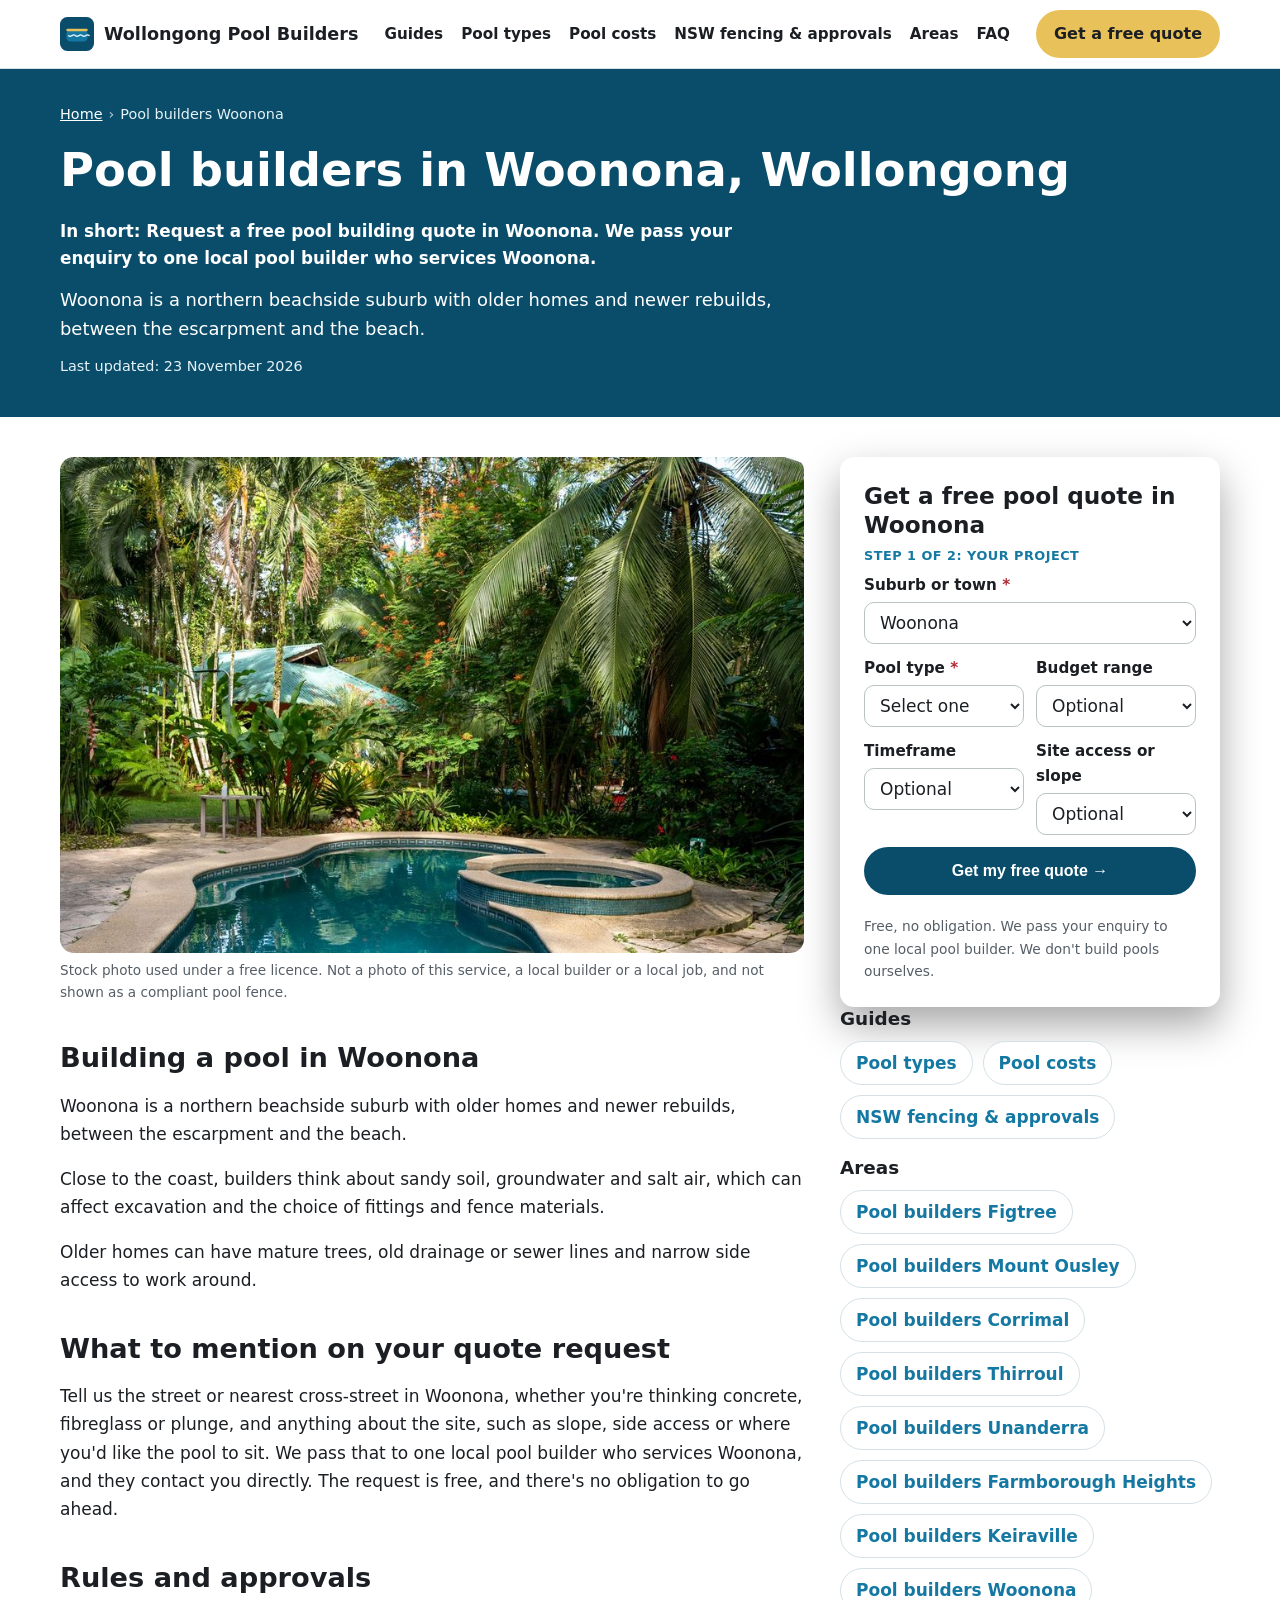
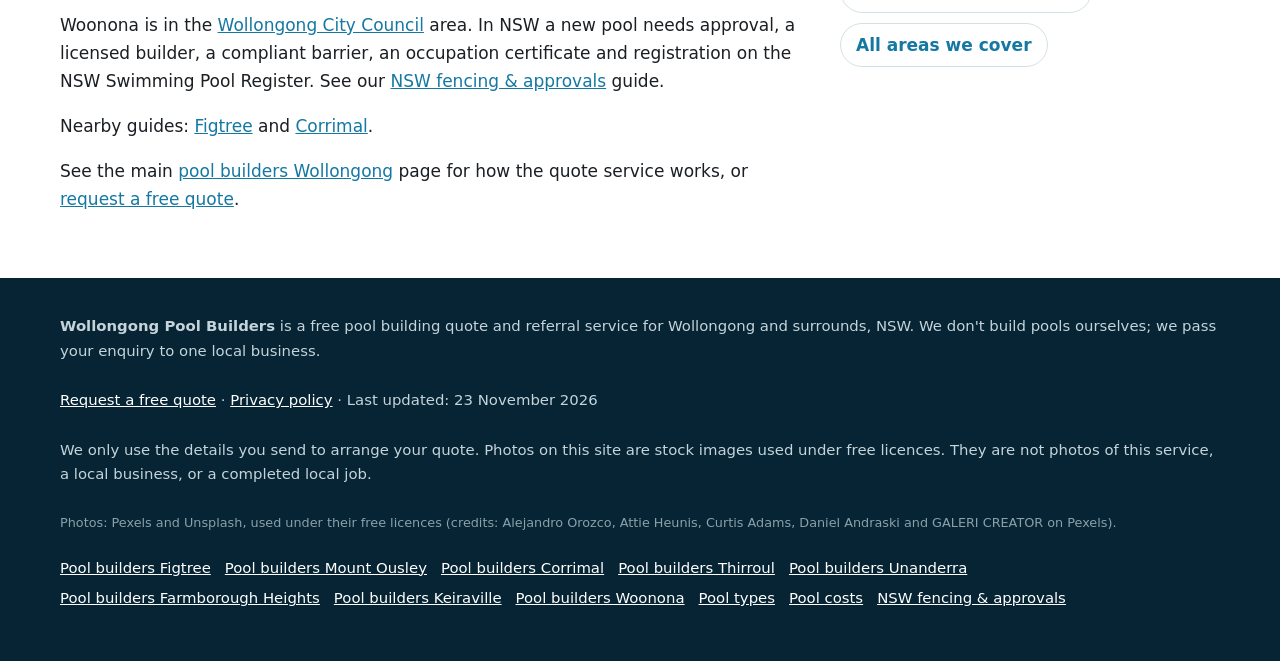
<file: pool-builders-woonona/index.html>
<!doctype html>
<html lang="en-AU">
<head>
<meta charset="utf-8">
<!-- Search Console verification meta tag goes here once the property is created -->
<meta name="viewport" content="width=device-width, initial-scale=1">
<title>Pool builders Woonona | Free Pool Building Quotes, Wollongong</title>
<meta name="description" content="Request a free pool building quote in Woonona. We pass your enquiry to one local pool builder who services Woonona.">
<link rel="canonical" href="https://wollongongpoolbuilders.com.au/pool-builders-woonona/">
<link rel="icon" href="/favicon.svg" type="image/svg+xml">
<meta name="theme-color" content="#0a4d6b">
<meta property="og:type" content="article">
<meta property="og:locale" content="en_AU">
<meta property="og:site_name" content="Wollongong Pool Builders">
<meta property="og:title" content="Pool builders Woonona | Free Pool Building Quotes, Wollongong">
<meta property="og:description" content="Request a free pool building quote in Woonona. We pass your enquiry to one local pool builder who services Woonona.">
<meta property="og:url" content="https://wollongongpoolbuilders.com.au/pool-builders-woonona/">
<meta property="og:image" content="https://wollongongpoolbuilders.com.au/img/hero.jpg">
<meta name="twitter:card" content="summary_large_image">
<meta name="twitter:image" content="https://wollongongpoolbuilders.com.au/img/hero.jpg">
<script>document.documentElement.classList.add('js')</script>
<link rel="stylesheet" href="/styles.css">
<!-- GA4 Measurement ID G-ZWHP8CDN0Y -->
<script async src="https://www.googletagmanager.com/gtag/js?id=G-ZWHP8CDN0Y"></script>
<script>window.dataLayer=window.dataLayer||[];function gtag(){dataLayer.push(arguments);}gtag('js',new Date());gtag('config','G-ZWHP8CDN0Y');</script>
<script type="application/ld+json">
{
 "@context": "https://schema.org",
 "@type": "WebPage",
 "@id": "https://wollongongpoolbuilders.com.au/pool-builders-woonona/#webpage",
 "url": "https://wollongongpoolbuilders.com.au/pool-builders-woonona/",
 "name": "Pool builders Woonona | Free Pool Building Quotes, Wollongong",
 "description": "Request a free pool building quote in Woonona. We pass your enquiry to one local pool builder who services Woonona.",
 "inLanguage": "en-AU",
 "dateModified": "2026-11-23",
 "isPartOf": {
  "@id": "https://wollongongpoolbuilders.com.au/#website"
 }
}
</script>
<script type="application/ld+json">
{
 "@context": "https://schema.org",
 "@type": "BreadcrumbList",
 "itemListElement": [
  {
   "@type": "ListItem",
   "position": 1,
   "name": "Home",
   "item": "https://wollongongpoolbuilders.com.au/"
  },
  {
   "@type": "ListItem",
   "position": 2,
   "name": "Pool builders Woonona",
   "item": "https://wollongongpoolbuilders.com.au/pool-builders-woonona/"
  }
 ]
}
</script>
<script type="application/ld+json">
{
 "@context": "https://schema.org",
 "@type": "Service",
 "@id": "https://wollongongpoolbuilders.com.au/pool-builders-woonona/#service",
 "name": "Pool builders Woonona",
 "serviceType": "Pool builder referral and quote service",
 "url": "https://wollongongpoolbuilders.com.au/pool-builders-woonona/",
 "provider": {
  "@type": "Organization",
  "name": "Wollongong Pool Builders",
  "url": "https://wollongongpoolbuilders.com.au/"
 },
 "areaServed": [
  {
   "@type": "Place",
   "name": "Woonona, NSW"
  }
 ]
}
</script>
</head>
<body>
<a class="skip-link" href="#main">Skip to content</a>
<header class="site-header">
  <div class="wrap">
    <a class="brand" href="/" aria-label="Wollongong Pool Builders home">
      <svg viewBox="0 0 64 64" aria-hidden="true"><rect width="64" height="64" rx="14" fill="#0a4d6b"/><rect x="12" y="24" width="40" height="22" rx="8" fill="#1478a3"/><path d="M16 35c5 5 8-5 13 0s8-5 13 0 8-5 13 0" fill="none" stroke="#e8f6fb" stroke-width="2.4" stroke-linecap="round"/><rect x="12" y="22" width="40" height="5" rx="2" fill="#e8c15a"/></svg>
      Wollongong Pool Builders
    </a>
    <nav class="nav" aria-label="Main">
      <a href="/#guides">Guides</a><a href="/pool-types/">Pool types</a><a href="/pool-costs/">Pool costs</a><a href="/nsw-pool-fencing-approvals/">NSW fencing &amp; approvals</a><a href="/#areas">Areas</a><a href="/#faq">FAQ</a>
    </nav>
    <a class="btn btn-call header-call" href="#quote">Get a free quote</a>
  </div>
</header>
<main id="main">
<section class="page-hero" aria-labelledby="h1">
  <div class="wrap">
    <nav class="crumbs" aria-label="Breadcrumb"><ol><li><a href="/">Home</a></li><li aria-current="page">Pool builders Woonona</li></ol></nav>
    <h1 id="h1">Pool builders in Woonona, Wollongong</h1>
    <p class="summary">In short: Request a free pool building quote in Woonona. We pass your enquiry to one local pool builder who services Woonona.</p>
    <p class="lead">Woonona is a northern beachside suburb with older homes and newer rebuilds, between the escarpment and the beach.</p>
    <p class="updated">Last updated: 23 November 2026</p>
  </div>
</section>
<div class="wrap page-grid">
  <article class="page-body">
<figure><img src="/img/step3.jpg" width="1200" height="800" style="aspect-ratio:3/2;object-fit:cover" alt="Stock photo illustrating pool building work" decoding="async"><figcaption>Stock photo used under a free licence. Not a photo of this service, a local builder or a local job, and not shown as a compliant pool fence.</figcaption></figure>

<h2>Building a pool in Woonona</h2>
<p>Woonona is a northern beachside suburb with older homes and newer rebuilds, between the escarpment and the beach.</p>
<p>Close to the coast, builders think about sandy soil, groundwater and salt air, which can affect excavation and the choice of fittings and fence materials.</p><p>Older homes can have mature trees, old drainage or sewer lines and narrow side access to work around.</p>
<h2>What to mention on your quote request</h2>
<p>Tell us the street or nearest cross-street in Woonona, whether you&#x27;re thinking concrete, fibreglass or plunge, and anything about the site, such as slope, side access or where you&#x27;d like the pool to sit. We pass that to one local pool builder who services Woonona, and they contact you directly. The request is free, and there's no obligation to go ahead.</p>
<h2>Rules and approvals</h2>
<p>Woonona is in the <a href="https://wollongong.nsw.gov.au/" rel="noopener">Wollongong City Council</a> area. In NSW a new pool needs approval, a licensed builder, a compliant barrier, an occupation certificate and registration on the NSW Swimming Pool Register. See our <a href="/nsw-pool-fencing-approvals/">NSW fencing &amp; approvals</a> guide.</p>
<p>Nearby guides: <a href="/pool-builders-figtree/">Figtree</a> and <a href="/pool-builders-corrimal/">Corrimal</a>.</p>

<p class="home-link">See the main <a href="/">pool builders Wollongong</a> page for how the quote service works, or <a href="#quote">request a free quote</a>.</p>
  </article>
  <aside class="page-aside">
    <div class="hero-form-card" id="quote">
      <h2 id="quote-h">Get a free pool quote in Woonona</h2>
      <form class="quote-form two-step" id="quote-form" data-form="pool_builder_quote" action="https://formsubmit.co/quotes@wollongongpoolbuilders.com.au" method="post" novalidate>
        <input type="hidden" name="_subject" value="New quote request – wollongongpoolbuilders.com.au">
        <input type="hidden" name="_captcha" value="true">
        <input type="hidden" name="_template" value="table">
        <input type="hidden" name="_next" value="https://wollongongpoolbuilders.com.au/thanks.html?lead=1">
        <input type="hidden" name="_autoresponse" value="Thanks for your pool building request. We&#x27;ve received it and are passing it to a local pool builder, who&#x27;ll be in touch about your project.">
        <input type="text" name="_honey" style="display:none" tabindex="-1" autocomplete="off" aria-hidden="true">
        <input type="hidden" name="source" value="wollongongpoolbuilders.com.au">
        <input type="hidden" name="page" value="/pool-builders-woonona/">
        <fieldset class="step step-1">
          <legend class="step-label">Step 1 of 2: your project</legend>
          <div class="full"><label for="suburb">Suburb or town <span class="req" aria-hidden="true">*</span></label>
            <select id="suburb" name="suburb" required><option value="">Choose your suburb</option><option>Wollongong</option><option>North Wollongong</option><option>West Wollongong</option><option>Gwynneville</option><option>Keiraville</option><option>Mount Ousley</option><option>Mount Keira</option><option>Mangerton</option><option>Mount St Thomas</option><option>Figtree</option><option>Cordeaux Heights</option><option>Farmborough Heights</option><option>Unanderra</option><option>Berkeley</option><option>Lake Heights</option><option>Warrawong</option><option>Port Kembla</option><option>Kanahooka</option><option>Koonawarra</option><option>Dapto</option><option>Horsley</option><option>Wongawilli</option><option>Fairy Meadow</option><option>Towradgi</option><option>Balgownie</option><option>Corrimal</option><option>Tarrawanna</option><option>Bellambi</option><option selected>Woonona</option><option>Bulli</option><option>Thirroul</option><option>Austinmer</option><option value="Other">Other (tell us below)</option></select></div>
          <div class="full other-wrap"><label for="suburb_other">Other suburb or town</label><input id="suburb_other" name="suburb_other" type="text" autocomplete="address-level2"></div>
          <div><label for="proj_type">Pool type <span class="req" aria-hidden="true">*</span></label>
            <select id="proj_type" name="pool_type" required><option value="">Select one</option><option>Concrete</option><option>Fibreglass</option><option>Plunge</option><option>Not sure</option></select></div>
          <div><label for="budget">Budget range</label>
            <select id="budget" name="budget"><option value="">Optional</option><option>Under $40,000</option><option>$40,000–$70,000</option><option>$70,000–$100,000</option><option>$100,000–$150,000</option><option>$150,000 or more</option><option>Not sure / want advice</option></select></div>
          <div><label for="timeframe">Timeframe</label>
            <select id="timeframe" name="timeframe"><option value="">Optional</option><option>ASAP / within a month</option><option>Next 1–3 months</option><option>3–6 months</option><option>6–12 months</option><option>Just researching</option></select></div>
          <div><label for="extra1">Site access or slope</label>
            <select id="extra1" name="site_access"><option value="">Optional</option><option>Easy access, fairly level</option><option>Narrow side access</option><option>Sloping block</option><option>Restricted access / tight site</option><option>Not sure</option></select></div>
          <div class="full js-only"><button class="btn btn-primary btn-block" type="button" id="to-step-2">Get my free quote →</button></div>
          <p class="microcopy full">Free, no obligation. We pass your enquiry to one local pool builder. We don't build pools ourselves.</p>
          <p class="form-error full" id="step1-error" role="alert" hidden>Please choose your suburb and pool type.</p>
        </fieldset>
        <fieldset class="step step-2" id="step-2">
          <legend class="step-label">Step 2 of 2: your details</legend>
          <div><label for="name">Name <span class="req" aria-hidden="true">*</span></label><input id="name" name="name" type="text" autocomplete="name" required></div>
          <div><label for="phone">Phone <span class="req" aria-hidden="true">*</span></label><input id="phone" name="phone" type="tel" autocomplete="tel" inputmode="tel" required></div>
          <div class="full"><label for="email">Email <span class="req" aria-hidden="true">*</span></label><input id="email" name="email" type="email" autocomplete="email" required></div>
          <div class="full"><label for="message">Anything else we should pass on?</label><textarea id="message" name="message" rows="2" placeholder="e.g. fibreglass family pool in Figtree, sloping backyard, want fencing included"></textarea></div>
          <p class="consent full">By sending this form you agree we can share your details with one local pool builder so they can quote for your project. See our <a href="/privacy.html">privacy policy</a>.</p>
          <div class="full step2-actions"><button class="btn btn-primary" type="submit">Send my quote request</button><button class="btn-link js-only" type="button" id="back-1">← Back</button></div>
        </fieldset>
      </form>
    </div>
    <h3>Guides</h3>
    <ul class="link-list"><li><a href="/pool-types/">Pool types</a></li><li><a href="/pool-costs/">Pool costs</a></li><li><a href="/nsw-pool-fencing-approvals/">NSW fencing &amp; approvals</a></li></ul>
    <h3>Areas</h3>
    <ul class="link-list"><li><a href="/pool-builders-figtree/">Pool builders Figtree</a></li><li><a href="/pool-builders-mount-ousley/">Pool builders Mount Ousley</a></li><li><a href="/pool-builders-corrimal/">Pool builders Corrimal</a></li><li><a href="/pool-builders-thirroul/">Pool builders Thirroul</a></li><li><a href="/pool-builders-unanderra/">Pool builders Unanderra</a></li><li><a href="/pool-builders-farmborough-heights/">Pool builders Farmborough Heights</a></li><li><a href="/pool-builders-keiraville/">Pool builders Keiraville</a></li><li><a href="/pool-builders-woonona/">Pool builders Woonona</a></li><li><a href="/#areas">All areas we cover</a></li></ul>
  </aside>
</div>
</main>
<footer class="site-footer">
  <div class="wrap">
    <p><strong>Wollongong Pool Builders</strong> is a free pool building quote and referral service for Wollongong and surrounds, NSW. We don't build pools ourselves; we pass your enquiry to one local business.</p>
    <p><a href="#quote">Request a free quote</a> · <a href="/privacy.html">Privacy policy</a> · Last updated: 23 November 2026</p>
    <p>We only use the details you send to arrange your quote. Photos on this site are stock images used under free licences. They are not photos of this service, a local business, or a completed local job.</p>
    <p class="credit-line">Photos: Pexels and Unsplash, used under their free licences (credits: Alejandro Orozco, Attie Heunis, Curtis Adams, Daniel Andraski and GALERI CREATOR on Pexels).</p>
    <p class="footer-links"><a href="/pool-builders-figtree/">Pool builders Figtree</a> <a href="/pool-builders-mount-ousley/">Pool builders Mount Ousley</a> <a href="/pool-builders-corrimal/">Pool builders Corrimal</a> <a href="/pool-builders-thirroul/">Pool builders Thirroul</a> <a href="/pool-builders-unanderra/">Pool builders Unanderra</a> <a href="/pool-builders-farmborough-heights/">Pool builders Farmborough Heights</a> <a href="/pool-builders-keiraville/">Pool builders Keiraville</a> <a href="/pool-builders-woonona/">Pool builders Woonona</a> <a href="/pool-types/">Pool types</a> <a href="/pool-costs/">Pool costs</a> <a href="/nsw-pool-fencing-approvals/">NSW fencing &amp; approvals</a></p>
  </div>
</footer>

<div class="mobile-call" aria-label="Quick contact">
  <a class="btn btn-call" href="#quote">Get a free quote</a>
</div>
<script src="/form.js" defer></script>
<script>(function(){var b=document.querySelector('.mobile-call'),q=document.getElementById('quote');if(!b||!q||!('IntersectionObserver' in window))return;new IntersectionObserver(function(e){b.classList.toggle('mc-off',e[0].isIntersecting)},{threshold:.15}).observe(q)})();</script>

</body>
</html>
</file>
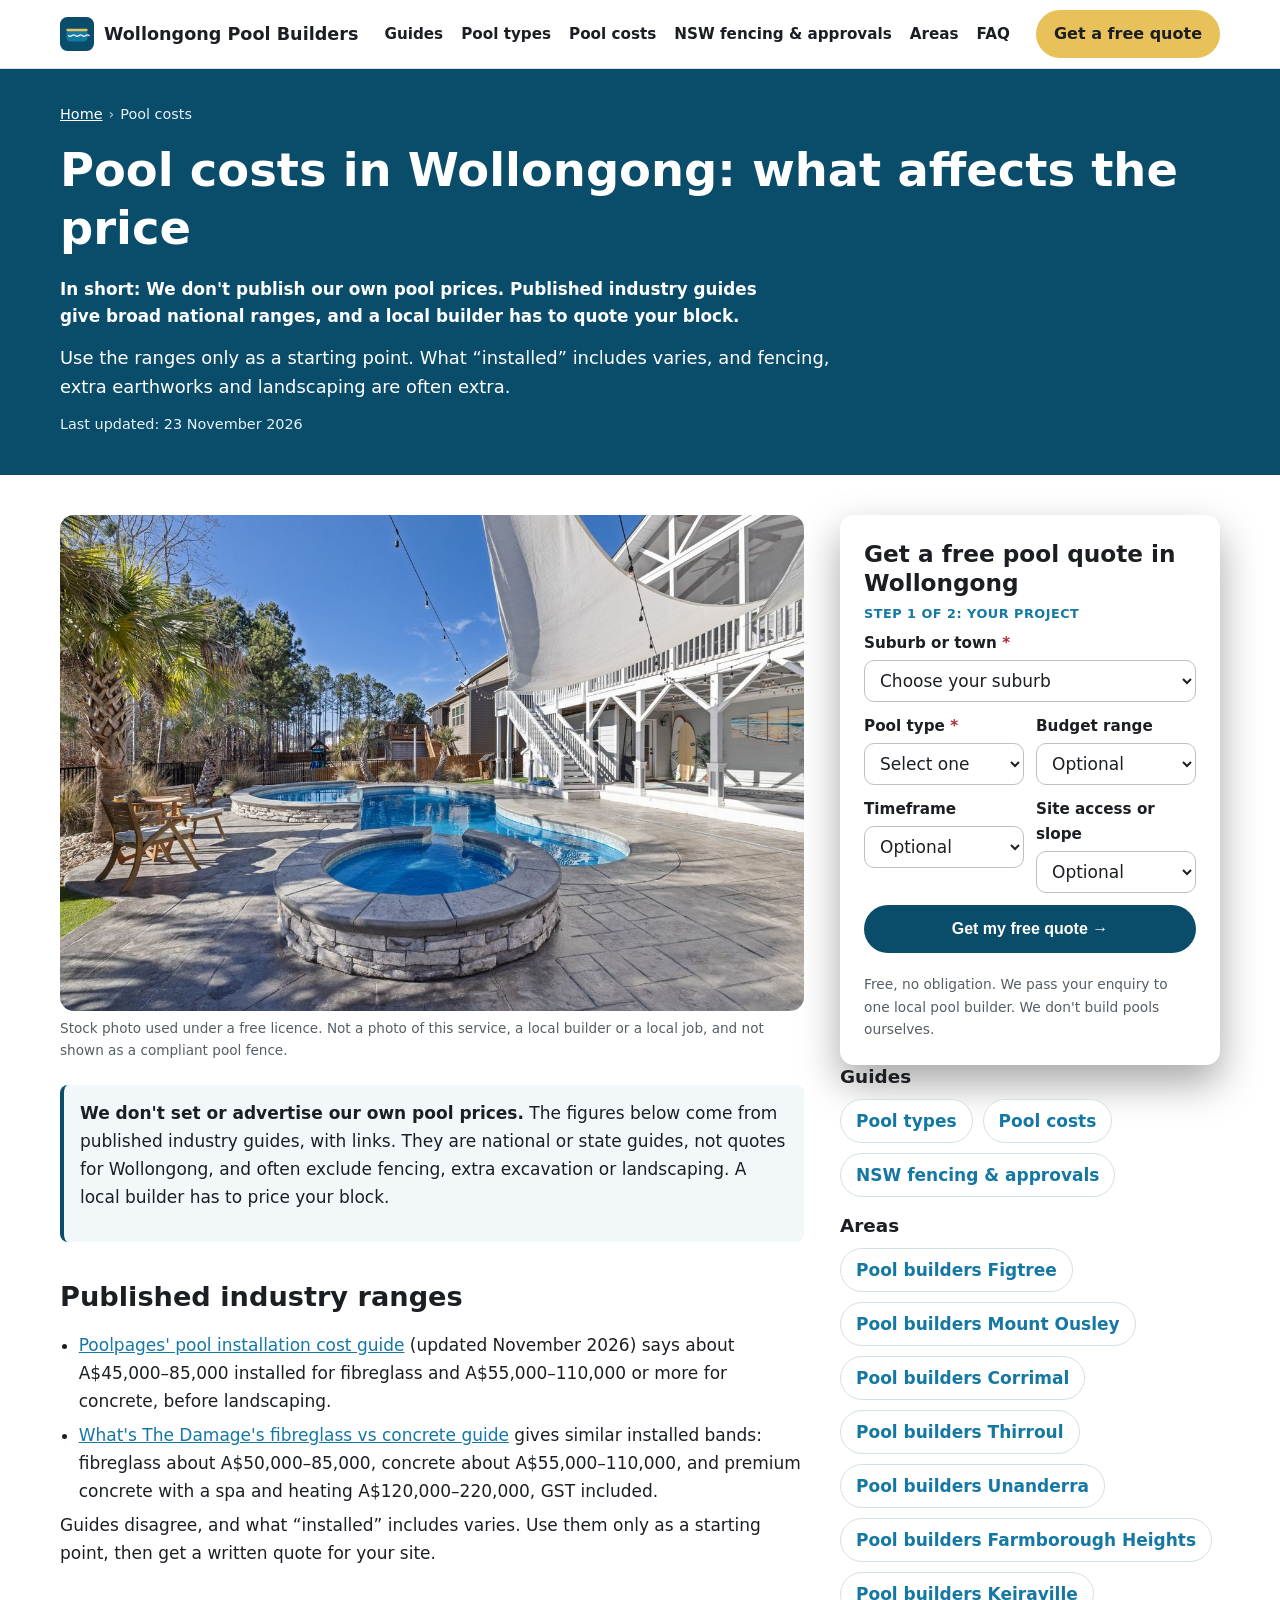
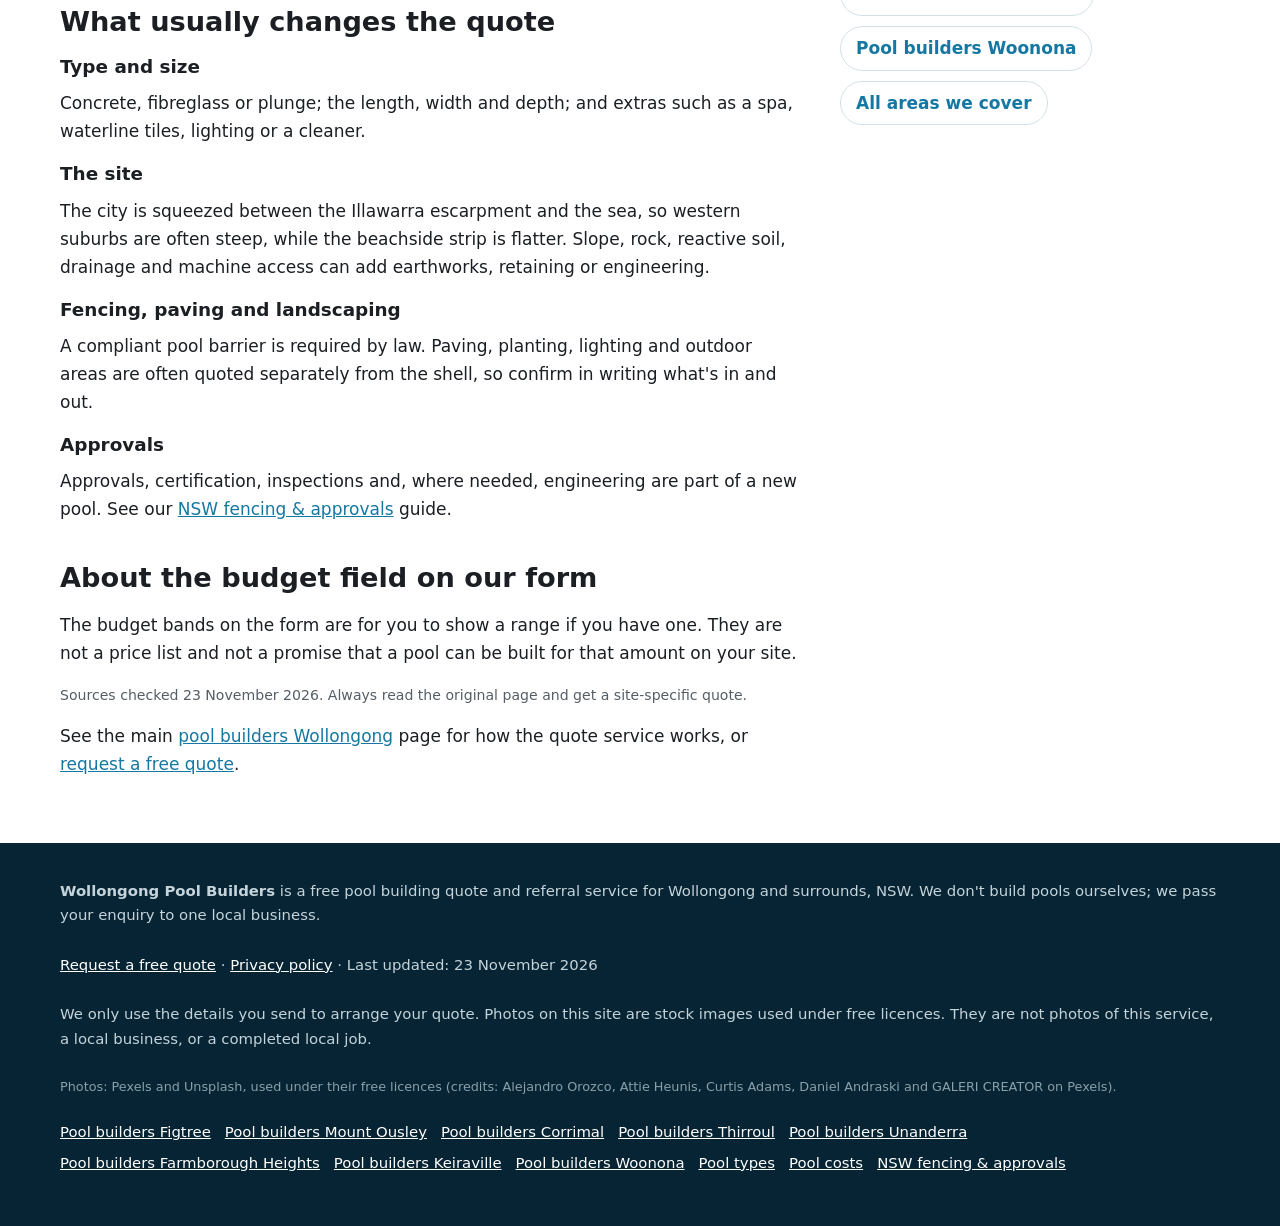
<file: pool-costs/index.html>
<!doctype html>
<html lang="en-AU">
<head>
<meta charset="utf-8">
<!-- Search Console verification meta tag goes here once the property is created -->
<meta name="viewport" content="width=device-width, initial-scale=1">
<title>Pool Costs in Wollongong | What Affects the Price</title>
<meta name="description" content="What affects swimming pool costs in Wollongong, plus published industry ranges from named guides. Not our prices. Request a free site quote.">
<link rel="canonical" href="https://wollongongpoolbuilders.com.au/pool-costs/">
<link rel="icon" href="/favicon.svg" type="image/svg+xml">
<meta name="theme-color" content="#0a4d6b">
<meta property="og:type" content="article">
<meta property="og:locale" content="en_AU">
<meta property="og:site_name" content="Wollongong Pool Builders">
<meta property="og:title" content="Pool Costs in Wollongong | What Affects the Price">
<meta property="og:description" content="What affects swimming pool costs in Wollongong, plus published industry ranges from named guides. Not our prices. Request a free site quote.">
<meta property="og:url" content="https://wollongongpoolbuilders.com.au/pool-costs/">
<meta property="og:image" content="https://wollongongpoolbuilders.com.au/img/hero.jpg">
<meta name="twitter:card" content="summary_large_image">
<meta name="twitter:image" content="https://wollongongpoolbuilders.com.au/img/hero.jpg">
<script>document.documentElement.classList.add('js')</script>
<link rel="stylesheet" href="/styles.css">
<!-- GA4 Measurement ID G-ZWHP8CDN0Y -->
<script async src="https://www.googletagmanager.com/gtag/js?id=G-ZWHP8CDN0Y"></script>
<script>window.dataLayer=window.dataLayer||[];function gtag(){dataLayer.push(arguments);}gtag('js',new Date());gtag('config','G-ZWHP8CDN0Y');</script>
<script type="application/ld+json">
{
 "@context": "https://schema.org",
 "@type": "WebPage",
 "@id": "https://wollongongpoolbuilders.com.au/pool-costs/#webpage",
 "url": "https://wollongongpoolbuilders.com.au/pool-costs/",
 "name": "Pool Costs in Wollongong | What Affects the Price",
 "description": "What affects swimming pool costs in Wollongong, plus published industry ranges from named guides. Not our prices. Request a free site quote.",
 "inLanguage": "en-AU",
 "dateModified": "2026-11-23",
 "isPartOf": {
  "@id": "https://wollongongpoolbuilders.com.au/#website"
 }
}
</script>
<script type="application/ld+json">
{
 "@context": "https://schema.org",
 "@type": "BreadcrumbList",
 "itemListElement": [
  {
   "@type": "ListItem",
   "position": 1,
   "name": "Home",
   "item": "https://wollongongpoolbuilders.com.au/"
  },
  {
   "@type": "ListItem",
   "position": 2,
   "name": "Pool Costs in Wollongong",
   "item": "https://wollongongpoolbuilders.com.au/pool-costs/"
  }
 ]
}
</script>
<script type="application/ld+json">
{
 "@context": "https://schema.org",
 "@type": "Service",
 "@id": "https://wollongongpoolbuilders.com.au/pool-costs/#service",
 "name": "Pool Costs in Wollongong",
 "serviceType": "Pool builder referral and quote service",
 "url": "https://wollongongpoolbuilders.com.au/pool-costs/",
 "provider": {
  "@type": "Organization",
  "name": "Wollongong Pool Builders",
  "url": "https://wollongongpoolbuilders.com.au/"
 },
 "areaServed": [
  {
   "@type": "Place",
   "name": "Wollongong, NSW"
  }
 ]
}
</script>
</head>
<body>
<a class="skip-link" href="#main">Skip to content</a>
<header class="site-header">
  <div class="wrap">
    <a class="brand" href="/" aria-label="Wollongong Pool Builders home">
      <svg viewBox="0 0 64 64" aria-hidden="true"><rect width="64" height="64" rx="14" fill="#0a4d6b"/><rect x="12" y="24" width="40" height="22" rx="8" fill="#1478a3"/><path d="M16 35c5 5 8-5 13 0s8-5 13 0 8-5 13 0" fill="none" stroke="#e8f6fb" stroke-width="2.4" stroke-linecap="round"/><rect x="12" y="22" width="40" height="5" rx="2" fill="#e8c15a"/></svg>
      Wollongong Pool Builders
    </a>
    <nav class="nav" aria-label="Main">
      <a href="/#guides">Guides</a><a href="/pool-types/">Pool types</a><a href="/pool-costs/">Pool costs</a><a href="/nsw-pool-fencing-approvals/">NSW fencing &amp; approvals</a><a href="/#areas">Areas</a><a href="/#faq">FAQ</a>
    </nav>
    <a class="btn btn-call header-call" href="#quote">Get a free quote</a>
  </div>
</header>
<main id="main">
<section class="page-hero" aria-labelledby="h1">
  <div class="wrap">
    <nav class="crumbs" aria-label="Breadcrumb"><ol><li><a href="/">Home</a></li><li aria-current="page">Pool costs</li></ol></nav>
    <h1 id="h1">Pool costs in Wollongong: what affects the price</h1>
    <p class="summary">In short: We don&#x27;t publish our own pool prices. Published industry guides give broad national ranges, and a local builder has to quote your block.</p>
    <p class="lead">Use the ranges only as a starting point. What “installed” includes varies, and fencing, extra earthworks and landscaping are often extra.</p>
    <p class="updated">Last updated: 23 November 2026</p>
  </div>
</section>
<div class="wrap page-grid">
  <article class="page-body">
<figure><img src="/img/costs.jpg" width="1200" height="800" style="aspect-ratio:3/2;object-fit:cover" alt="Backyard pool and spa with paved surrounds" decoding="async"><figcaption>Stock photo used under a free licence. Not a photo of this service, a local builder or a local job, and not shown as a compliant pool fence.</figcaption></figure>

<div class="callout"><p><strong>We don't set or advertise our own pool prices.</strong> The figures below come from published industry guides, with links. They are national or state guides, not quotes for Wollongong, and often exclude fencing, extra excavation or landscaping. A local builder has to price your block.</p></div>
<h2>Published industry ranges</h2>
<ul class="clean">
<li><a href="https://www.poolpages.com.au/guides/pool-installation-cost-australia" rel="noopener">Poolpages' pool installation cost guide</a> (updated November 2026) says about A$45,000–85,000 installed for fibreglass and A$55,000–110,000 or more for concrete, before landscaping.</li>
<li><a href="https://whatsthedamage.com.au/fibreglass-vs-concrete-pool-cost/" rel="noopener">What's The Damage's fibreglass vs concrete guide</a> gives similar installed bands: fibreglass about A$50,000–85,000, concrete about A$55,000–110,000, and premium concrete with a spa and heating A$120,000–220,000, GST included.</li>

</ul>
<p>Guides disagree, and what “installed” includes varies. Use them only as a starting point, then get a written quote for your site.</p>
<h2>What usually changes the quote</h2>
<h3>Type and size</h3>
<p>Concrete, fibreglass or plunge; the length, width and depth; and extras such as a spa, waterline tiles, lighting or a cleaner.</p>
<h3>The site</h3>
<p>The city is squeezed between the Illawarra escarpment and the sea, so western suburbs are often steep, while the beachside strip is flatter. Slope, rock, reactive soil, drainage and machine access can add earthworks, retaining or engineering.</p>
<h3>Fencing, paving and landscaping</h3>
<p>A compliant pool barrier is required by law. Paving, planting, lighting and outdoor areas are often quoted separately from the shell, so confirm in writing what's in and out.</p>

<h3>Approvals</h3>
<p>Approvals, certification, inspections and, where needed, engineering are part of a new pool. See our <a href="/nsw-pool-fencing-approvals/">NSW fencing &amp; approvals</a> guide.</p>
<h2>About the budget field on our form</h2>
<p>The budget bands on the form are for you to show a range if you have one. They are not a price list and not a promise that a pool can be built for that amount on your site.</p>
<p class="sources">Sources checked 23 November 2026. Always read the original page and get a site-specific quote.</p>

<p class="home-link">See the main <a href="/">pool builders Wollongong</a> page for how the quote service works, or <a href="#quote">request a free quote</a>.</p>
  </article>
  <aside class="page-aside">
    <div class="hero-form-card" id="quote">
      <h2 id="quote-h">Get a free pool quote in Wollongong</h2>
      <form class="quote-form two-step" id="quote-form" data-form="pool_builder_quote" action="https://formsubmit.co/quotes@wollongongpoolbuilders.com.au" method="post" novalidate>
        <input type="hidden" name="_subject" value="New quote request – wollongongpoolbuilders.com.au">
        <input type="hidden" name="_captcha" value="true">
        <input type="hidden" name="_template" value="table">
        <input type="hidden" name="_next" value="https://wollongongpoolbuilders.com.au/thanks.html?lead=1">
        <input type="hidden" name="_autoresponse" value="Thanks for your pool building request. We&#x27;ve received it and are passing it to a local pool builder, who&#x27;ll be in touch about your project.">
        <input type="text" name="_honey" style="display:none" tabindex="-1" autocomplete="off" aria-hidden="true">
        <input type="hidden" name="source" value="wollongongpoolbuilders.com.au">
        <input type="hidden" name="page" value="/pool-costs/">
        <fieldset class="step step-1">
          <legend class="step-label">Step 1 of 2: your project</legend>
          <div class="full"><label for="suburb">Suburb or town <span class="req" aria-hidden="true">*</span></label>
            <select id="suburb" name="suburb" required><option value="">Choose your suburb</option><option>Wollongong</option><option>North Wollongong</option><option>West Wollongong</option><option>Gwynneville</option><option>Keiraville</option><option>Mount Ousley</option><option>Mount Keira</option><option>Mangerton</option><option>Mount St Thomas</option><option>Figtree</option><option>Cordeaux Heights</option><option>Farmborough Heights</option><option>Unanderra</option><option>Berkeley</option><option>Lake Heights</option><option>Warrawong</option><option>Port Kembla</option><option>Kanahooka</option><option>Koonawarra</option><option>Dapto</option><option>Horsley</option><option>Wongawilli</option><option>Fairy Meadow</option><option>Towradgi</option><option>Balgownie</option><option>Corrimal</option><option>Tarrawanna</option><option>Bellambi</option><option>Woonona</option><option>Bulli</option><option>Thirroul</option><option>Austinmer</option><option value="Other">Other (tell us below)</option></select></div>
          <div class="full other-wrap"><label for="suburb_other">Other suburb or town</label><input id="suburb_other" name="suburb_other" type="text" autocomplete="address-level2"></div>
          <div><label for="proj_type">Pool type <span class="req" aria-hidden="true">*</span></label>
            <select id="proj_type" name="pool_type" required><option value="">Select one</option><option>Concrete</option><option>Fibreglass</option><option>Plunge</option><option>Not sure</option></select></div>
          <div><label for="budget">Budget range</label>
            <select id="budget" name="budget"><option value="">Optional</option><option>Under $40,000</option><option>$40,000–$70,000</option><option>$70,000–$100,000</option><option>$100,000–$150,000</option><option>$150,000 or more</option><option>Not sure / want advice</option></select></div>
          <div><label for="timeframe">Timeframe</label>
            <select id="timeframe" name="timeframe"><option value="">Optional</option><option>ASAP / within a month</option><option>Next 1–3 months</option><option>3–6 months</option><option>6–12 months</option><option>Just researching</option></select></div>
          <div><label for="extra1">Site access or slope</label>
            <select id="extra1" name="site_access"><option value="">Optional</option><option>Easy access, fairly level</option><option>Narrow side access</option><option>Sloping block</option><option>Restricted access / tight site</option><option>Not sure</option></select></div>
          <div class="full js-only"><button class="btn btn-primary btn-block" type="button" id="to-step-2">Get my free quote →</button></div>
          <p class="microcopy full">Free, no obligation. We pass your enquiry to one local pool builder. We don't build pools ourselves.</p>
          <p class="form-error full" id="step1-error" role="alert" hidden>Please choose your suburb and pool type.</p>
        </fieldset>
        <fieldset class="step step-2" id="step-2">
          <legend class="step-label">Step 2 of 2: your details</legend>
          <div><label for="name">Name <span class="req" aria-hidden="true">*</span></label><input id="name" name="name" type="text" autocomplete="name" required></div>
          <div><label for="phone">Phone <span class="req" aria-hidden="true">*</span></label><input id="phone" name="phone" type="tel" autocomplete="tel" inputmode="tel" required></div>
          <div class="full"><label for="email">Email <span class="req" aria-hidden="true">*</span></label><input id="email" name="email" type="email" autocomplete="email" required></div>
          <div class="full"><label for="message">Anything else we should pass on?</label><textarea id="message" name="message" rows="2" placeholder="e.g. fibreglass family pool in Figtree, sloping backyard, want fencing included"></textarea></div>
          <p class="consent full">By sending this form you agree we can share your details with one local pool builder so they can quote for your project. See our <a href="/privacy.html">privacy policy</a>.</p>
          <div class="full step2-actions"><button class="btn btn-primary" type="submit">Send my quote request</button><button class="btn-link js-only" type="button" id="back-1">← Back</button></div>
        </fieldset>
      </form>
    </div>
    <h3>Guides</h3>
    <ul class="link-list"><li><a href="/pool-types/">Pool types</a></li><li><a href="/pool-costs/">Pool costs</a></li><li><a href="/nsw-pool-fencing-approvals/">NSW fencing &amp; approvals</a></li></ul>
    <h3>Areas</h3>
    <ul class="link-list"><li><a href="/pool-builders-figtree/">Pool builders Figtree</a></li><li><a href="/pool-builders-mount-ousley/">Pool builders Mount Ousley</a></li><li><a href="/pool-builders-corrimal/">Pool builders Corrimal</a></li><li><a href="/pool-builders-thirroul/">Pool builders Thirroul</a></li><li><a href="/pool-builders-unanderra/">Pool builders Unanderra</a></li><li><a href="/pool-builders-farmborough-heights/">Pool builders Farmborough Heights</a></li><li><a href="/pool-builders-keiraville/">Pool builders Keiraville</a></li><li><a href="/pool-builders-woonona/">Pool builders Woonona</a></li><li><a href="/#areas">All areas we cover</a></li></ul>
  </aside>
</div>
</main>
<footer class="site-footer">
  <div class="wrap">
    <p><strong>Wollongong Pool Builders</strong> is a free pool building quote and referral service for Wollongong and surrounds, NSW. We don't build pools ourselves; we pass your enquiry to one local business.</p>
    <p><a href="#quote">Request a free quote</a> · <a href="/privacy.html">Privacy policy</a> · Last updated: 23 November 2026</p>
    <p>We only use the details you send to arrange your quote. Photos on this site are stock images used under free licences. They are not photos of this service, a local business, or a completed local job.</p>
    <p class="credit-line">Photos: Pexels and Unsplash, used under their free licences (credits: Alejandro Orozco, Attie Heunis, Curtis Adams, Daniel Andraski and GALERI CREATOR on Pexels).</p>
    <p class="footer-links"><a href="/pool-builders-figtree/">Pool builders Figtree</a> <a href="/pool-builders-mount-ousley/">Pool builders Mount Ousley</a> <a href="/pool-builders-corrimal/">Pool builders Corrimal</a> <a href="/pool-builders-thirroul/">Pool builders Thirroul</a> <a href="/pool-builders-unanderra/">Pool builders Unanderra</a> <a href="/pool-builders-farmborough-heights/">Pool builders Farmborough Heights</a> <a href="/pool-builders-keiraville/">Pool builders Keiraville</a> <a href="/pool-builders-woonona/">Pool builders Woonona</a> <a href="/pool-types/">Pool types</a> <a href="/pool-costs/">Pool costs</a> <a href="/nsw-pool-fencing-approvals/">NSW fencing &amp; approvals</a></p>
  </div>
</footer>

<div class="mobile-call" aria-label="Quick contact">
  <a class="btn btn-call" href="#quote">Get a free quote</a>
</div>
<script src="/form.js" defer></script>
<script>(function(){var b=document.querySelector('.mobile-call'),q=document.getElementById('quote');if(!b||!q||!('IntersectionObserver' in window))return;new IntersectionObserver(function(e){b.classList.toggle('mc-off',e[0].isIntersecting)},{threshold:.15}).observe(q)})();</script>

</body>
</html>
</file>
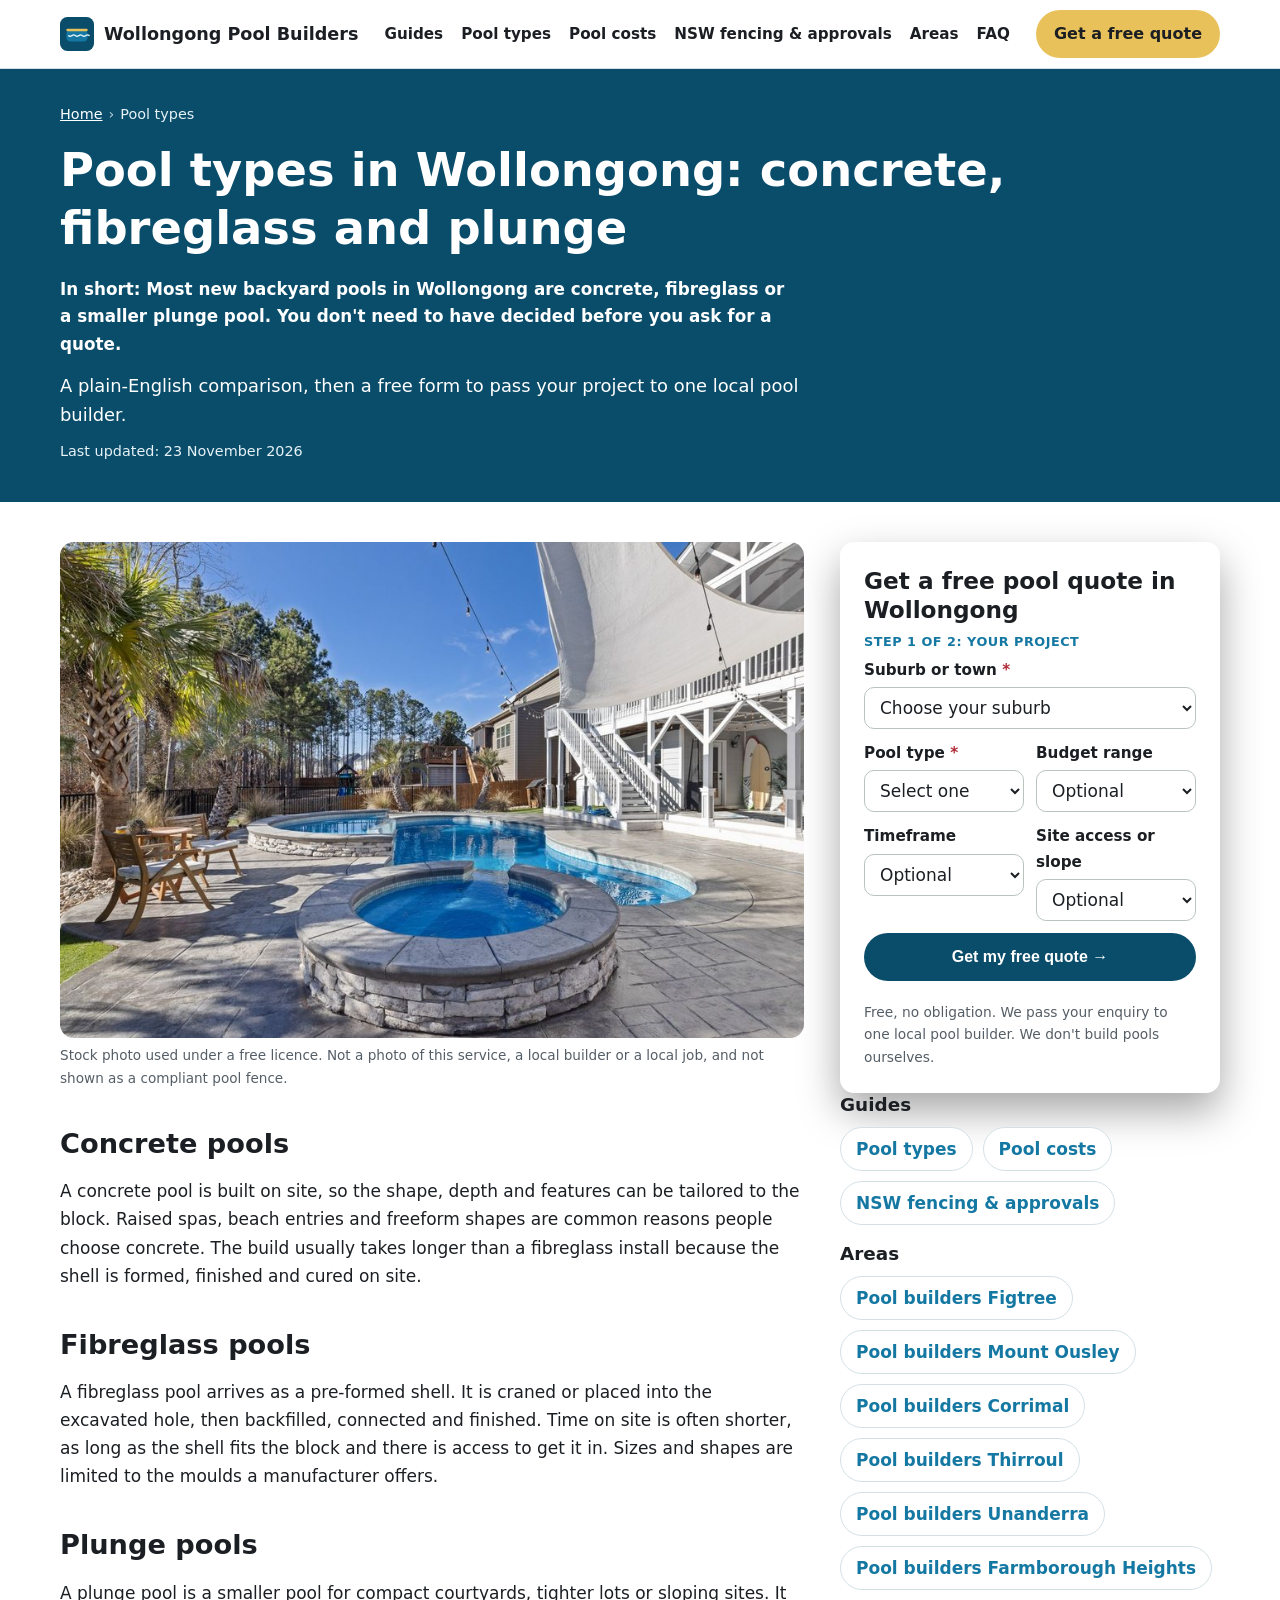
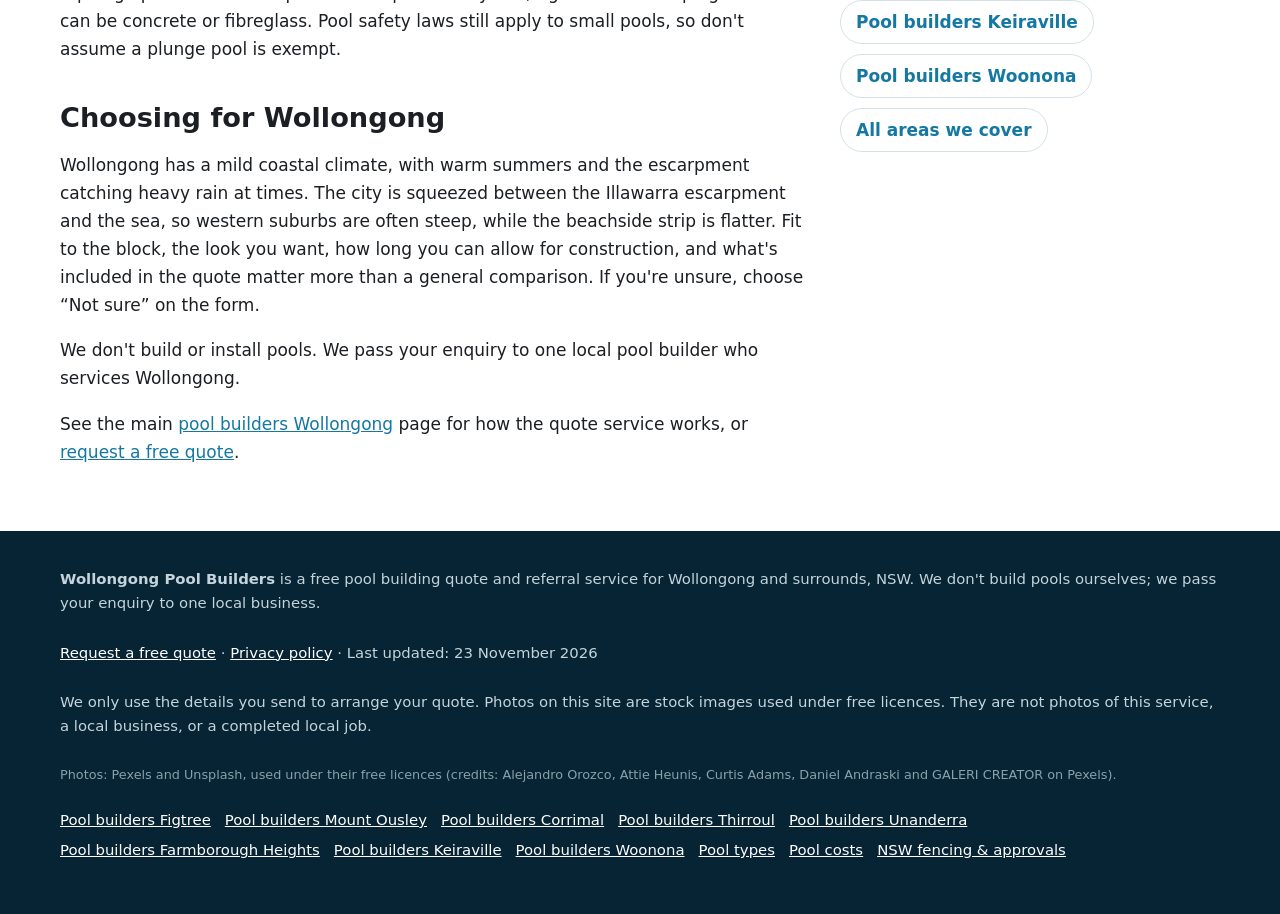
<file: pool-types/index.html>
<!doctype html>
<html lang="en-AU">
<head>
<meta charset="utf-8">
<!-- Search Console verification meta tag goes here once the property is created -->
<meta name="viewport" content="width=device-width, initial-scale=1">
<title>Pool Types in Wollongong | Concrete, Fibreglass and Plunge</title>
<meta name="description" content="Concrete, fibreglass and plunge pools in Wollongong: how they differ, and how to request a free quote from one local pool builder.">
<link rel="canonical" href="https://wollongongpoolbuilders.com.au/pool-types/">
<link rel="icon" href="/favicon.svg" type="image/svg+xml">
<meta name="theme-color" content="#0a4d6b">
<meta property="og:type" content="article">
<meta property="og:locale" content="en_AU">
<meta property="og:site_name" content="Wollongong Pool Builders">
<meta property="og:title" content="Pool Types in Wollongong | Concrete, Fibreglass and Plunge">
<meta property="og:description" content="Concrete, fibreglass and plunge pools in Wollongong: how they differ, and how to request a free quote from one local pool builder.">
<meta property="og:url" content="https://wollongongpoolbuilders.com.au/pool-types/">
<meta property="og:image" content="https://wollongongpoolbuilders.com.au/img/hero.jpg">
<meta name="twitter:card" content="summary_large_image">
<meta name="twitter:image" content="https://wollongongpoolbuilders.com.au/img/hero.jpg">
<script>document.documentElement.classList.add('js')</script>
<link rel="stylesheet" href="/styles.css">
<!-- GA4 Measurement ID G-ZWHP8CDN0Y -->
<script async src="https://www.googletagmanager.com/gtag/js?id=G-ZWHP8CDN0Y"></script>
<script>window.dataLayer=window.dataLayer||[];function gtag(){dataLayer.push(arguments);}gtag('js',new Date());gtag('config','G-ZWHP8CDN0Y');</script>
<script type="application/ld+json">
{
 "@context": "https://schema.org",
 "@type": "WebPage",
 "@id": "https://wollongongpoolbuilders.com.au/pool-types/#webpage",
 "url": "https://wollongongpoolbuilders.com.au/pool-types/",
 "name": "Pool Types in Wollongong | Concrete, Fibreglass and Plunge",
 "description": "Concrete, fibreglass and plunge pools in Wollongong: how they differ, and how to request a free quote from one local pool builder.",
 "inLanguage": "en-AU",
 "dateModified": "2026-11-23",
 "isPartOf": {
  "@id": "https://wollongongpoolbuilders.com.au/#website"
 }
}
</script>
<script type="application/ld+json">
{
 "@context": "https://schema.org",
 "@type": "BreadcrumbList",
 "itemListElement": [
  {
   "@type": "ListItem",
   "position": 1,
   "name": "Home",
   "item": "https://wollongongpoolbuilders.com.au/"
  },
  {
   "@type": "ListItem",
   "position": 2,
   "name": "Pool Types in Wollongong",
   "item": "https://wollongongpoolbuilders.com.au/pool-types/"
  }
 ]
}
</script>
<script type="application/ld+json">
{
 "@context": "https://schema.org",
 "@type": "Service",
 "@id": "https://wollongongpoolbuilders.com.au/pool-types/#service",
 "name": "Pool Types in Wollongong",
 "serviceType": "Pool builder referral and quote service",
 "url": "https://wollongongpoolbuilders.com.au/pool-types/",
 "provider": {
  "@type": "Organization",
  "name": "Wollongong Pool Builders",
  "url": "https://wollongongpoolbuilders.com.au/"
 },
 "areaServed": [
  {
   "@type": "Place",
   "name": "Wollongong, NSW"
  }
 ]
}
</script>
</head>
<body>
<a class="skip-link" href="#main">Skip to content</a>
<header class="site-header">
  <div class="wrap">
    <a class="brand" href="/" aria-label="Wollongong Pool Builders home">
      <svg viewBox="0 0 64 64" aria-hidden="true"><rect width="64" height="64" rx="14" fill="#0a4d6b"/><rect x="12" y="24" width="40" height="22" rx="8" fill="#1478a3"/><path d="M16 35c5 5 8-5 13 0s8-5 13 0 8-5 13 0" fill="none" stroke="#e8f6fb" stroke-width="2.4" stroke-linecap="round"/><rect x="12" y="22" width="40" height="5" rx="2" fill="#e8c15a"/></svg>
      Wollongong Pool Builders
    </a>
    <nav class="nav" aria-label="Main">
      <a href="/#guides">Guides</a><a href="/pool-types/">Pool types</a><a href="/pool-costs/">Pool costs</a><a href="/nsw-pool-fencing-approvals/">NSW fencing &amp; approvals</a><a href="/#areas">Areas</a><a href="/#faq">FAQ</a>
    </nav>
    <a class="btn btn-call header-call" href="#quote">Get a free quote</a>
  </div>
</header>
<main id="main">
<section class="page-hero" aria-labelledby="h1">
  <div class="wrap">
    <nav class="crumbs" aria-label="Breadcrumb"><ol><li><a href="/">Home</a></li><li aria-current="page">Pool types</li></ol></nav>
    <h1 id="h1">Pool types in Wollongong: concrete, fibreglass and plunge</h1>
    <p class="summary">In short: Most new backyard pools in Wollongong are concrete, fibreglass or a smaller plunge pool. You don&#x27;t need to have decided before you ask for a quote.</p>
    <p class="lead">A plain-English comparison, then a free form to pass your project to one local pool builder.</p>
    <p class="updated">Last updated: 23 November 2026</p>
  </div>
</section>
<div class="wrap page-grid">
  <article class="page-body">
<figure><img src="/img/type1.jpg" width="1200" height="800" style="aspect-ratio:3/2;object-fit:cover" alt="Concrete-style backyard pool with a raised spa and paved surround" decoding="async"><figcaption>Stock photo used under a free licence. Not a photo of this service, a local builder or a local job, and not shown as a compliant pool fence.</figcaption></figure>

<h2 id="type1">Concrete pools</h2>
<p>A concrete pool is built on site, so the shape, depth and features can be tailored to the block. Raised spas, beach entries and freeform shapes are common reasons people choose concrete. The build usually takes longer than a fibreglass install because the shell is formed, finished and cured on site.</p>
<h2 id="type2">Fibreglass pools</h2>
<p>A fibreglass pool arrives as a pre-formed shell. It is craned or placed into the excavated hole, then backfilled, connected and finished. Time on site is often shorter, as long as the shell fits the block and there is access to get it in. Sizes and shapes are limited to the moulds a manufacturer offers.</p>
<h2 id="type3">Plunge pools</h2>
<p>A plunge pool is a smaller pool for compact courtyards, tighter lots or sloping sites. It can be concrete or fibreglass. Pool safety laws still apply to small pools, so don't assume a plunge pool is exempt.</p>
<h2>Choosing for Wollongong</h2>
<p>Wollongong has a mild coastal climate, with warm summers and the escarpment catching heavy rain at times. The city is squeezed between the Illawarra escarpment and the sea, so western suburbs are often steep, while the beachside strip is flatter. Fit to the block, the look you want, how long you can allow for construction, and what's included in the quote matter more than a general comparison. If you're unsure, choose “Not sure” on the form.</p>
<p>We don't build or install pools. We pass your enquiry to one local pool builder who services Wollongong.</p>

<p class="home-link">See the main <a href="/">pool builders Wollongong</a> page for how the quote service works, or <a href="#quote">request a free quote</a>.</p>
  </article>
  <aside class="page-aside">
    <div class="hero-form-card" id="quote">
      <h2 id="quote-h">Get a free pool quote in Wollongong</h2>
      <form class="quote-form two-step" id="quote-form" data-form="pool_builder_quote" action="https://formsubmit.co/quotes@wollongongpoolbuilders.com.au" method="post" novalidate>
        <input type="hidden" name="_subject" value="New quote request – wollongongpoolbuilders.com.au">
        <input type="hidden" name="_captcha" value="true">
        <input type="hidden" name="_template" value="table">
        <input type="hidden" name="_next" value="https://wollongongpoolbuilders.com.au/thanks.html?lead=1">
        <input type="hidden" name="_autoresponse" value="Thanks for your pool building request. We&#x27;ve received it and are passing it to a local pool builder, who&#x27;ll be in touch about your project.">
        <input type="text" name="_honey" style="display:none" tabindex="-1" autocomplete="off" aria-hidden="true">
        <input type="hidden" name="source" value="wollongongpoolbuilders.com.au">
        <input type="hidden" name="page" value="/pool-types/">
        <fieldset class="step step-1">
          <legend class="step-label">Step 1 of 2: your project</legend>
          <div class="full"><label for="suburb">Suburb or town <span class="req" aria-hidden="true">*</span></label>
            <select id="suburb" name="suburb" required><option value="">Choose your suburb</option><option>Wollongong</option><option>North Wollongong</option><option>West Wollongong</option><option>Gwynneville</option><option>Keiraville</option><option>Mount Ousley</option><option>Mount Keira</option><option>Mangerton</option><option>Mount St Thomas</option><option>Figtree</option><option>Cordeaux Heights</option><option>Farmborough Heights</option><option>Unanderra</option><option>Berkeley</option><option>Lake Heights</option><option>Warrawong</option><option>Port Kembla</option><option>Kanahooka</option><option>Koonawarra</option><option>Dapto</option><option>Horsley</option><option>Wongawilli</option><option>Fairy Meadow</option><option>Towradgi</option><option>Balgownie</option><option>Corrimal</option><option>Tarrawanna</option><option>Bellambi</option><option>Woonona</option><option>Bulli</option><option>Thirroul</option><option>Austinmer</option><option value="Other">Other (tell us below)</option></select></div>
          <div class="full other-wrap"><label for="suburb_other">Other suburb or town</label><input id="suburb_other" name="suburb_other" type="text" autocomplete="address-level2"></div>
          <div><label for="proj_type">Pool type <span class="req" aria-hidden="true">*</span></label>
            <select id="proj_type" name="pool_type" required><option value="">Select one</option><option>Concrete</option><option>Fibreglass</option><option>Plunge</option><option>Not sure</option></select></div>
          <div><label for="budget">Budget range</label>
            <select id="budget" name="budget"><option value="">Optional</option><option>Under $40,000</option><option>$40,000–$70,000</option><option>$70,000–$100,000</option><option>$100,000–$150,000</option><option>$150,000 or more</option><option>Not sure / want advice</option></select></div>
          <div><label for="timeframe">Timeframe</label>
            <select id="timeframe" name="timeframe"><option value="">Optional</option><option>ASAP / within a month</option><option>Next 1–3 months</option><option>3–6 months</option><option>6–12 months</option><option>Just researching</option></select></div>
          <div><label for="extra1">Site access or slope</label>
            <select id="extra1" name="site_access"><option value="">Optional</option><option>Easy access, fairly level</option><option>Narrow side access</option><option>Sloping block</option><option>Restricted access / tight site</option><option>Not sure</option></select></div>
          <div class="full js-only"><button class="btn btn-primary btn-block" type="button" id="to-step-2">Get my free quote →</button></div>
          <p class="microcopy full">Free, no obligation. We pass your enquiry to one local pool builder. We don't build pools ourselves.</p>
          <p class="form-error full" id="step1-error" role="alert" hidden>Please choose your suburb and pool type.</p>
        </fieldset>
        <fieldset class="step step-2" id="step-2">
          <legend class="step-label">Step 2 of 2: your details</legend>
          <div><label for="name">Name <span class="req" aria-hidden="true">*</span></label><input id="name" name="name" type="text" autocomplete="name" required></div>
          <div><label for="phone">Phone <span class="req" aria-hidden="true">*</span></label><input id="phone" name="phone" type="tel" autocomplete="tel" inputmode="tel" required></div>
          <div class="full"><label for="email">Email <span class="req" aria-hidden="true">*</span></label><input id="email" name="email" type="email" autocomplete="email" required></div>
          <div class="full"><label for="message">Anything else we should pass on?</label><textarea id="message" name="message" rows="2" placeholder="e.g. fibreglass family pool in Figtree, sloping backyard, want fencing included"></textarea></div>
          <p class="consent full">By sending this form you agree we can share your details with one local pool builder so they can quote for your project. See our <a href="/privacy.html">privacy policy</a>.</p>
          <div class="full step2-actions"><button class="btn btn-primary" type="submit">Send my quote request</button><button class="btn-link js-only" type="button" id="back-1">← Back</button></div>
        </fieldset>
      </form>
    </div>
    <h3>Guides</h3>
    <ul class="link-list"><li><a href="/pool-types/">Pool types</a></li><li><a href="/pool-costs/">Pool costs</a></li><li><a href="/nsw-pool-fencing-approvals/">NSW fencing &amp; approvals</a></li></ul>
    <h3>Areas</h3>
    <ul class="link-list"><li><a href="/pool-builders-figtree/">Pool builders Figtree</a></li><li><a href="/pool-builders-mount-ousley/">Pool builders Mount Ousley</a></li><li><a href="/pool-builders-corrimal/">Pool builders Corrimal</a></li><li><a href="/pool-builders-thirroul/">Pool builders Thirroul</a></li><li><a href="/pool-builders-unanderra/">Pool builders Unanderra</a></li><li><a href="/pool-builders-farmborough-heights/">Pool builders Farmborough Heights</a></li><li><a href="/pool-builders-keiraville/">Pool builders Keiraville</a></li><li><a href="/pool-builders-woonona/">Pool builders Woonona</a></li><li><a href="/#areas">All areas we cover</a></li></ul>
  </aside>
</div>
</main>
<footer class="site-footer">
  <div class="wrap">
    <p><strong>Wollongong Pool Builders</strong> is a free pool building quote and referral service for Wollongong and surrounds, NSW. We don't build pools ourselves; we pass your enquiry to one local business.</p>
    <p><a href="#quote">Request a free quote</a> · <a href="/privacy.html">Privacy policy</a> · Last updated: 23 November 2026</p>
    <p>We only use the details you send to arrange your quote. Photos on this site are stock images used under free licences. They are not photos of this service, a local business, or a completed local job.</p>
    <p class="credit-line">Photos: Pexels and Unsplash, used under their free licences (credits: Alejandro Orozco, Attie Heunis, Curtis Adams, Daniel Andraski and GALERI CREATOR on Pexels).</p>
    <p class="footer-links"><a href="/pool-builders-figtree/">Pool builders Figtree</a> <a href="/pool-builders-mount-ousley/">Pool builders Mount Ousley</a> <a href="/pool-builders-corrimal/">Pool builders Corrimal</a> <a href="/pool-builders-thirroul/">Pool builders Thirroul</a> <a href="/pool-builders-unanderra/">Pool builders Unanderra</a> <a href="/pool-builders-farmborough-heights/">Pool builders Farmborough Heights</a> <a href="/pool-builders-keiraville/">Pool builders Keiraville</a> <a href="/pool-builders-woonona/">Pool builders Woonona</a> <a href="/pool-types/">Pool types</a> <a href="/pool-costs/">Pool costs</a> <a href="/nsw-pool-fencing-approvals/">NSW fencing &amp; approvals</a></p>
  </div>
</footer>

<div class="mobile-call" aria-label="Quick contact">
  <a class="btn btn-call" href="#quote">Get a free quote</a>
</div>
<script src="/form.js" defer></script>
<script>(function(){var b=document.querySelector('.mobile-call'),q=document.getElementById('quote');if(!b||!q||!('IntersectionObserver' in window))return;new IntersectionObserver(function(e){b.classList.toggle('mc-off',e[0].isIntersecting)},{threshold:.15}).observe(q)})();</script>

</body>
</html>
</file>
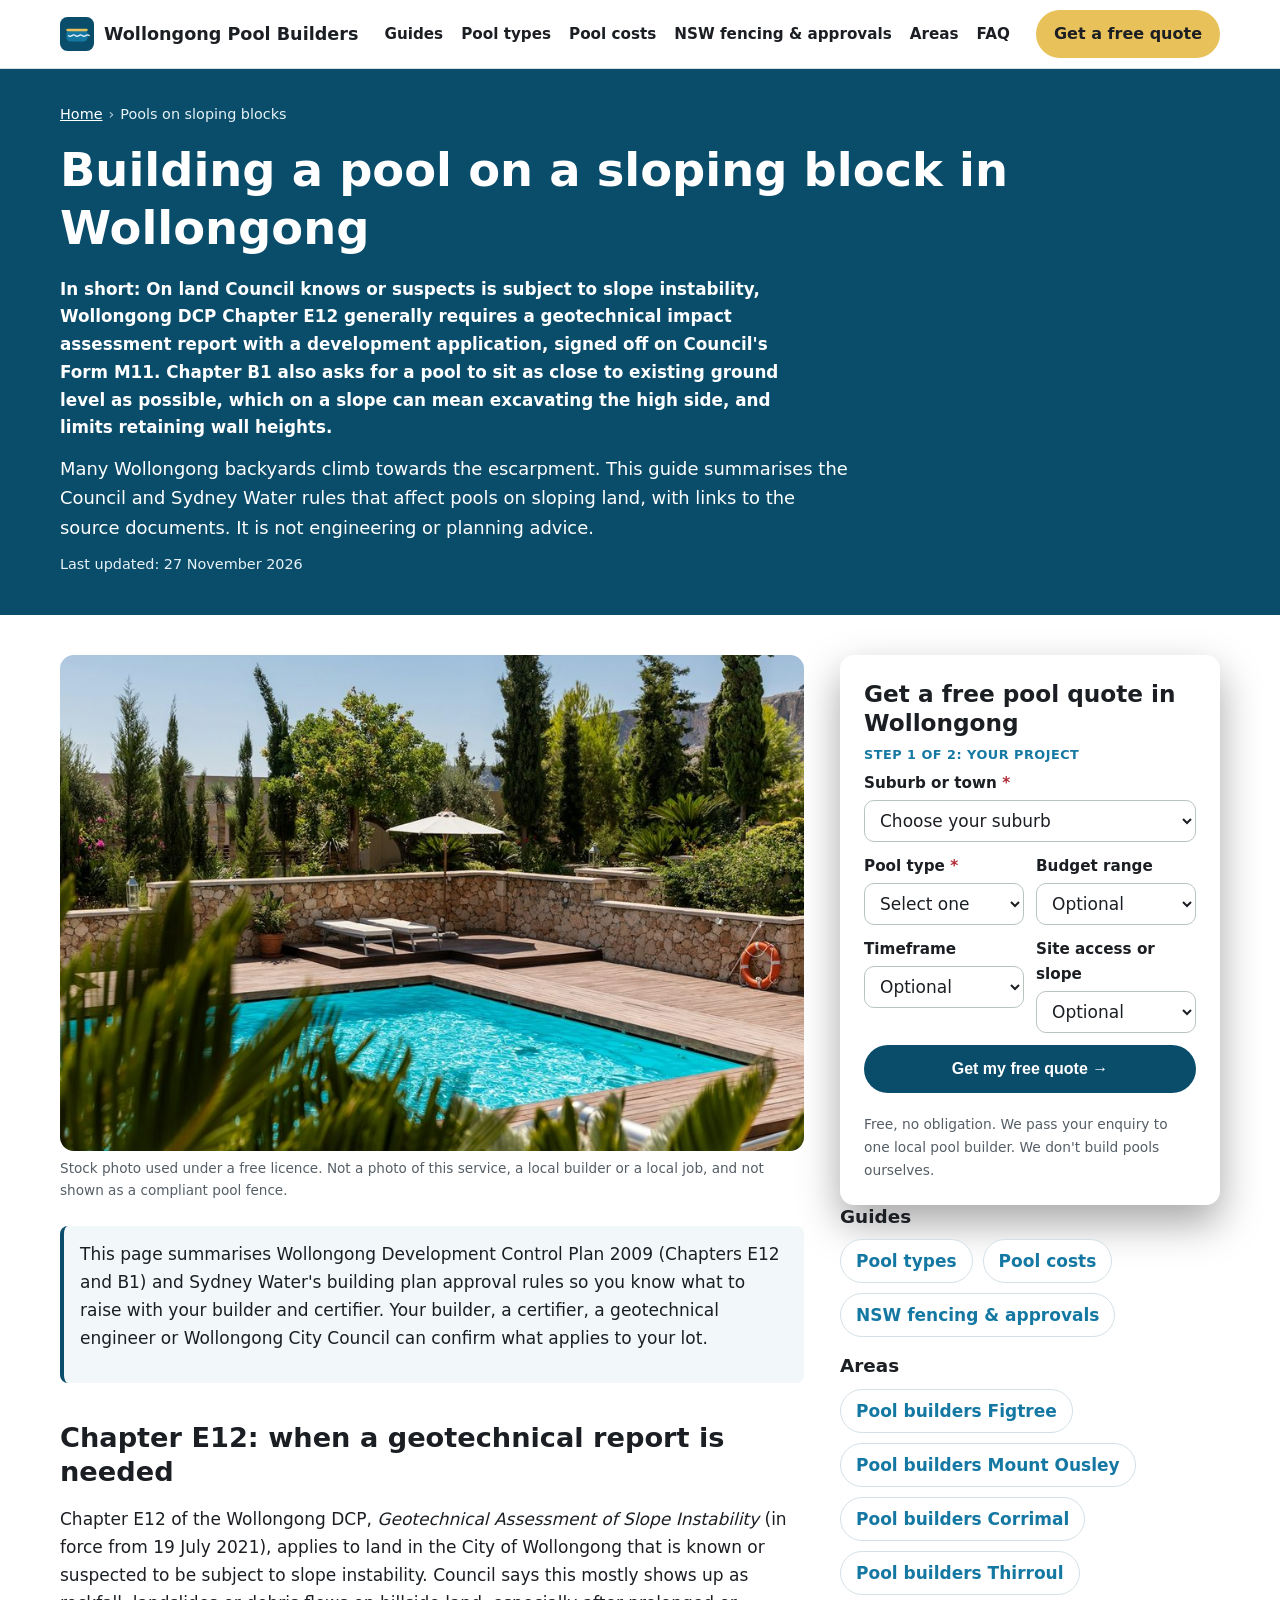
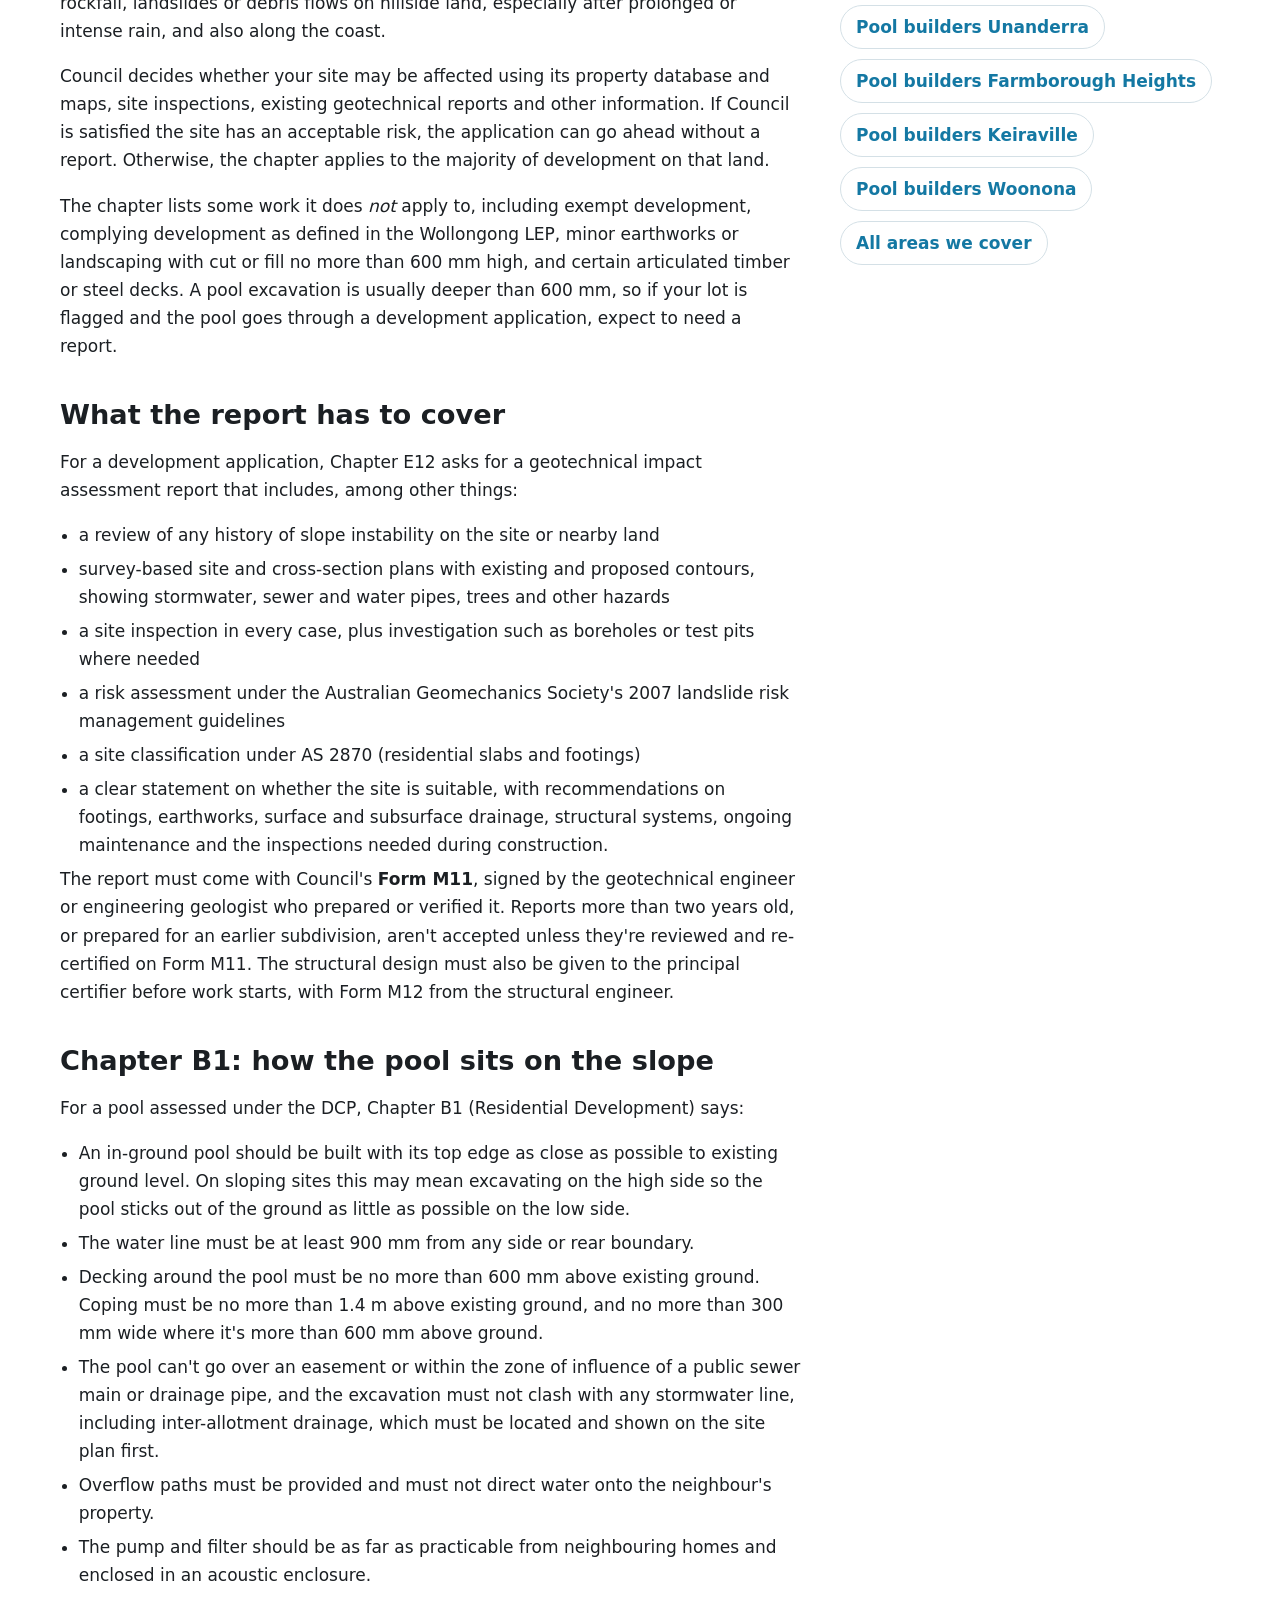
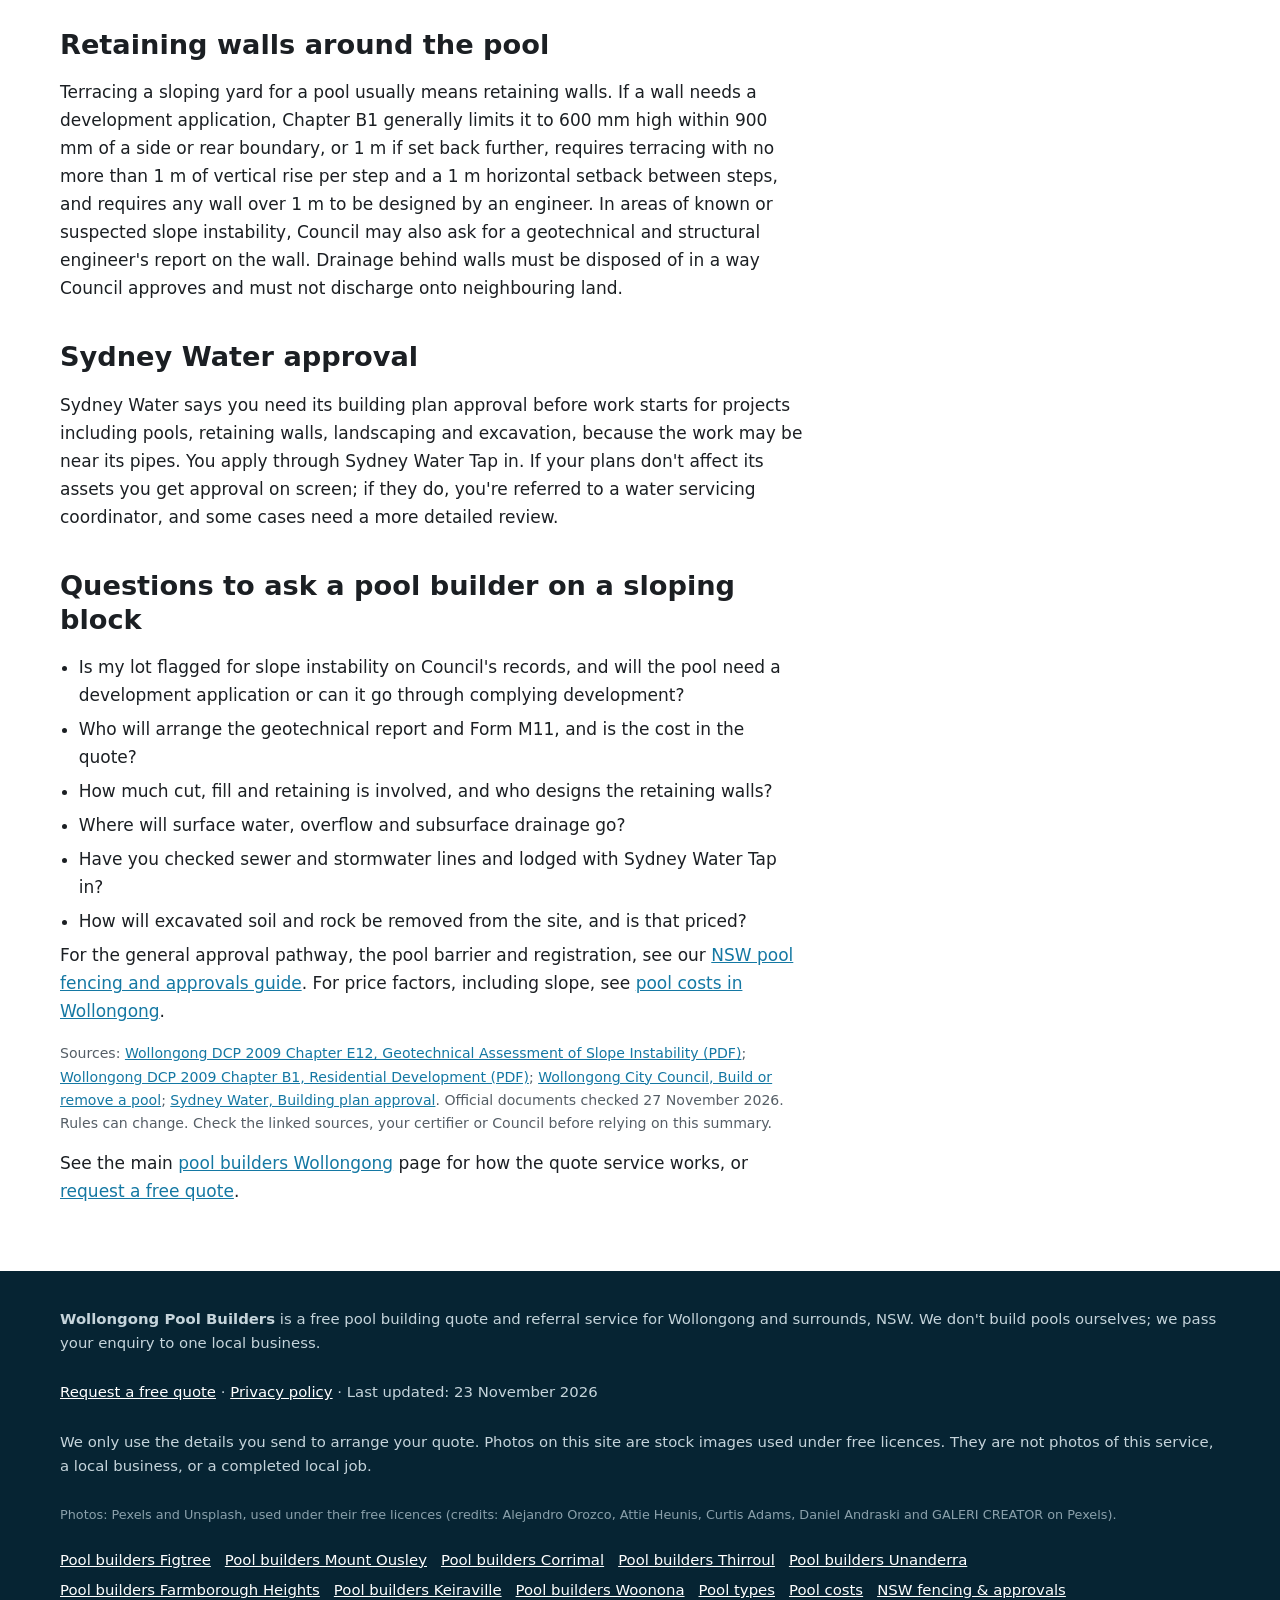
<file: pools-on-sloping-blocks/index.html>
<!doctype html>
<html lang="en-AU">
<head>
<meta charset="utf-8">
<!-- Search Console verification meta tag goes here once the property is created -->
<meta name="viewport" content="width=device-width, initial-scale=1">
<title>Building a Pool on a Sloping Block in Wollongong | Geotechnical and DCP Rules</title>
<meta name="description" content="Pools on sloping or escarpment blocks in Wollongong: Wollongong DCP Chapter E12 geotechnical reports and Form M11, Chapter B1 pool and retaining wall controls, and Sydney Water approval.">
<link rel="canonical" href="https://wollongongpoolbuilders.com.au/pools-on-sloping-blocks/">
<link rel="icon" href="/favicon.svg" type="image/svg+xml">
<meta name="theme-color" content="#0a4d6b">
<meta property="og:type" content="article">
<meta property="og:locale" content="en_AU">
<meta property="og:site_name" content="Wollongong Pool Builders">
<meta property="og:title" content="Building a Pool on a Sloping Block in Wollongong | Geotechnical and DCP Rules">
<meta property="og:description" content="Pools on sloping or escarpment blocks in Wollongong: Wollongong DCP Chapter E12 geotechnical reports and Form M11, Chapter B1 pool and retaining wall controls, and Sydney Water approval.">
<meta property="og:url" content="https://wollongongpoolbuilders.com.au/pools-on-sloping-blocks/">
<meta property="og:image" content="https://wollongongpoolbuilders.com.au/img/hero.jpg">
<meta name="twitter:card" content="summary_large_image">
<meta name="twitter:image" content="https://wollongongpoolbuilders.com.au/img/hero.jpg">
<script>document.documentElement.classList.add('js')</script>
<link rel="stylesheet" href="/styles.css">
<!-- GA4 Measurement ID G-ZWHP8CDN0Y -->
<script async src="https://www.googletagmanager.com/gtag/js?id=G-ZWHP8CDN0Y"></script>
<script>window.dataLayer=window.dataLayer||[];function gtag(){dataLayer.push(arguments);}gtag('js',new Date());gtag('config','G-ZWHP8CDN0Y');</script>
<script type="application/ld+json">
{
 "@context": "https://schema.org",
 "@type": "WebPage",
 "@id": "https://wollongongpoolbuilders.com.au/pools-on-sloping-blocks/#webpage",
 "url": "https://wollongongpoolbuilders.com.au/pools-on-sloping-blocks/",
 "name": "Building a Pool on a Sloping Block in Wollongong | Geotechnical and DCP Rules",
 "description": "Pools on sloping or escarpment blocks in Wollongong: Wollongong DCP Chapter E12 geotechnical reports and Form M11, Chapter B1 pool and retaining wall controls, and Sydney Water approval.",
 "inLanguage": "en-AU",
 "dateModified": "2026-11-27",
 "isPartOf": {
  "@id": "https://wollongongpoolbuilders.com.au/#website"
 }
}
</script>
<script type="application/ld+json">
{
 "@context": "https://schema.org",
 "@type": "BreadcrumbList",
 "itemListElement": [
  {
   "@type": "ListItem",
   "position": 1,
   "name": "Home",
   "item": "https://wollongongpoolbuilders.com.au/"
  },
  {
   "@type": "ListItem",
   "position": 2,
   "name": "Building a Pool on a Sloping Block in Wollongong",
   "item": "https://wollongongpoolbuilders.com.au/pools-on-sloping-blocks/"
  }
 ]
}
</script>
<script type="application/ld+json">
{
 "@context": "https://schema.org",
 "@type": "Service",
 "@id": "https://wollongongpoolbuilders.com.au/pools-on-sloping-blocks/#service",
 "name": "Building a Pool on a Sloping Block in Wollongong",
 "serviceType": "Pool builder referral and quote service",
 "url": "https://wollongongpoolbuilders.com.au/pools-on-sloping-blocks/",
 "provider": {
  "@type": "Organization",
  "name": "Wollongong Pool Builders",
  "url": "https://wollongongpoolbuilders.com.au/"
 },
 "areaServed": [
  {
   "@type": "Place",
   "name": "Wollongong, NSW"
  }
 ]
}
</script>
</head>
<body>
<a class="skip-link" href="#main">Skip to content</a>
<header class="site-header">
  <div class="wrap">
    <a class="brand" href="/" aria-label="Wollongong Pool Builders home">
      <svg viewBox="0 0 64 64" aria-hidden="true"><rect width="64" height="64" rx="14" fill="#0a4d6b"/><rect x="12" y="24" width="40" height="22" rx="8" fill="#1478a3"/><path d="M16 35c5 5 8-5 13 0s8-5 13 0 8-5 13 0" fill="none" stroke="#e8f6fb" stroke-width="2.4" stroke-linecap="round"/><rect x="12" y="22" width="40" height="5" rx="2" fill="#e8c15a"/></svg>
      Wollongong Pool Builders
    </a>
    <nav class="nav" aria-label="Main">
      <a href="/#guides">Guides</a><a href="/pool-types/">Pool types</a><a href="/pool-costs/">Pool costs</a><a href="/nsw-pool-fencing-approvals/">NSW fencing &amp; approvals</a><a href="/#areas">Areas</a><a href="/#faq">FAQ</a>
    </nav>
    <a class="btn btn-call header-call" href="#quote">Get a free quote</a>
  </div>
</header>
<main id="main">
<section class="page-hero" aria-labelledby="h1">
  <div class="wrap">
    <nav class="crumbs" aria-label="Breadcrumb"><ol><li><a href="/">Home</a></li><li aria-current="page">Pools on sloping blocks</li></ol></nav>
    <h1 id="h1">Building a pool on a sloping block in Wollongong</h1>
    <p class="summary">In short: On land Council knows or suspects is subject to slope instability, Wollongong DCP Chapter E12 generally requires a geotechnical impact assessment report with a development application, signed off on Council's Form M11. Chapter B1 also asks for a pool to sit as close to existing ground level as possible, which on a slope can mean excavating the high side, and limits retaining wall heights.</p>
    <p class="lead">Many Wollongong backyards climb towards the escarpment. This guide summarises the Council and Sydney Water rules that affect pools on sloping land, with links to the source documents. It is not engineering or planning advice.</p>
    <p class="updated">Last updated: 27 November 2026</p>
  </div>
</section>
<div class="wrap page-grid">
  <article class="page-body">
<figure><img src="/img/extra1.jpg" width="1200" height="800" style="aspect-ratio:3/2;object-fit:cover" alt="In-ground pool with a stone retaining wall and timber deck on a terraced garden" decoding="async"><figcaption>Stock photo used under a free licence. Not a photo of this service, a local builder or a local job, and not shown as a compliant pool fence.</figcaption></figure>

<div class="callout"><p>This page summarises Wollongong Development Control Plan 2009 (Chapters E12 and B1) and Sydney Water's building plan approval rules so you know what to raise with your builder and certifier. Your builder, a certifier, a geotechnical engineer or Wollongong City Council can confirm what applies to your lot.</p></div>
<h2>Chapter E12: when a geotechnical report is needed</h2>
<p>Chapter E12 of the Wollongong DCP, <em>Geotechnical Assessment of Slope Instability</em> (in force from 19 July 2021), applies to land in the City of Wollongong that is known or suspected to be subject to slope instability. Council says this mostly shows up as rockfall, landslides or debris flows on hillside land, especially after prolonged or intense rain, and also along the coast.</p>
<p>Council decides whether your site may be affected using its property database and maps, site inspections, existing geotechnical reports and other information. If Council is satisfied the site has an acceptable risk, the application can go ahead without a report. Otherwise, the chapter applies to the majority of development on that land.</p>
<p>The chapter lists some work it does <em>not</em> apply to, including exempt development, complying development as defined in the Wollongong LEP, minor earthworks or landscaping with cut or fill no more than 600 mm high, and certain articulated timber or steel decks. A pool excavation is usually deeper than 600 mm, so if your lot is flagged and the pool goes through a development application, expect to need a report.</p>
<h2>What the report has to cover</h2>
<p>For a development application, Chapter E12 asks for a geotechnical impact assessment report that includes, among other things:</p>
<ul class="clean">
<li>a review of any history of slope instability on the site or nearby land</li>
<li>survey-based site and cross-section plans with existing and proposed contours, showing stormwater, sewer and water pipes, trees and other hazards</li>
<li>a site inspection in every case, plus investigation such as boreholes or test pits where needed</li>
<li>a risk assessment under the Australian Geomechanics Society's 2007 landslide risk management guidelines</li>
<li>a site classification under AS 2870 (residential slabs and footings)</li>
<li>a clear statement on whether the site is suitable, with recommendations on footings, earthworks, surface and subsurface drainage, structural systems, ongoing maintenance and the inspections needed during construction.</li>
</ul>
<p>The report must come with Council's <strong>Form M11</strong>, signed by the geotechnical engineer or engineering geologist who prepared or verified it. Reports more than two years old, or prepared for an earlier subdivision, aren't accepted unless they're reviewed and re-certified on Form M11. The structural design must also be given to the principal certifier before work starts, with Form M12 from the structural engineer.</p>
<h2>Chapter B1: how the pool sits on the slope</h2>
<p>For a pool assessed under the DCP, Chapter B1 (Residential Development) says:</p>
<ul class="clean">
<li>An in-ground pool should be built with its top edge as close as possible to existing ground level. On sloping sites this may mean excavating on the high side so the pool sticks out of the ground as little as possible on the low side.</li>
<li>The water line must be at least 900 mm from any side or rear boundary.</li>
<li>Decking around the pool must be no more than 600 mm above existing ground. Coping must be no more than 1.4 m above existing ground, and no more than 300 mm wide where it's more than 600 mm above ground.</li>
<li>The pool can't go over an easement or within the zone of influence of a public sewer main or drainage pipe, and the excavation must not clash with any stormwater line, including inter-allotment drainage, which must be located and shown on the site plan first.</li>
<li>Overflow paths must be provided and must not direct water onto the neighbour's property.</li>
<li>The pump and filter should be as far as practicable from neighbouring homes and enclosed in an acoustic enclosure.</li>
</ul>
<h2>Retaining walls around the pool</h2>
<p>Terracing a sloping yard for a pool usually means retaining walls. If a wall needs a development application, Chapter B1 generally limits it to 600 mm high within 900 mm of a side or rear boundary, or 1 m if set back further, requires terracing with no more than 1 m of vertical rise per step and a 1 m horizontal setback between steps, and requires any wall over 1 m to be designed by an engineer. In areas of known or suspected slope instability, Council may also ask for a geotechnical and structural engineer's report on the wall. Drainage behind walls must be disposed of in a way Council approves and must not discharge onto neighbouring land.</p>
<h2>Sydney Water approval</h2>
<p>Sydney Water says you need its building plan approval before work starts for projects including pools, retaining walls, landscaping and excavation, because the work may be near its pipes. You apply through Sydney Water Tap in. If your plans don't affect its assets you get approval on screen; if they do, you're referred to a water servicing coordinator, and some cases need a more detailed review.</p>
<h2>Questions to ask a pool builder on a sloping block</h2>
<ul class="clean">
<li>Is my lot flagged for slope instability on Council's records, and will the pool need a development application or can it go through complying development?</li>
<li>Who will arrange the geotechnical report and Form M11, and is the cost in the quote?</li>
<li>How much cut, fill and retaining is involved, and who designs the retaining walls?</li>
<li>Where will surface water, overflow and subsurface drainage go?</li>
<li>Have you checked sewer and stormwater lines and lodged with Sydney Water Tap in?</li>
<li>How will excavated soil and rock be removed from the site, and is that priced?</li>
</ul>
<p>For the general approval pathway, the pool barrier and registration, see our <a href="/nsw-pool-fencing-approvals/">NSW pool fencing and approvals guide</a>. For price factors, including slope, see <a href="/pool-costs/">pool costs in Wollongong</a>.</p>
<p class="sources">Sources: <a href="https://www.wollongong.nsw.gov.au/__data/assets/pdf_file/0032/8978/Wollongong-DCP-2009-Chapter-E12-Geotechnical-Assessment-of-Slope-Instability.PDF" rel="noopener">Wollongong DCP 2009 Chapter E12, Geotechnical Assessment of Slope Instability (PDF)</a>; <a href="https://wollongong.nsw.gov.au/__data/assets/pdf_file/0027/8928/Wollongong-DCP-2009-Chapter-B01-Residential-Development.pdf" rel="noopener">Wollongong DCP 2009 Chapter B1, Residential Development (PDF)</a>; <a href="https://www.wollongong.nsw.gov.au/residents/pools-and-spas/build-or-remove-a-pool" rel="noopener">Wollongong City Council, Build or remove a pool</a>; <a href="https://www.sydneywater.com.au/build-develop/building-renovating/building-plan-approval.html" rel="noopener">Sydney Water, Building plan approval</a>. Official documents checked 27 November 2026. Rules can change. Check the linked sources, your certifier or Council before relying on this summary.</p>

<p class="home-link">See the main <a href="/">pool builders Wollongong</a> page for how the quote service works, or <a href="#quote">request a free quote</a>.</p>
  </article>
  <aside class="page-aside">
    <div class="hero-form-card" id="quote">
      <h2 id="quote-h">Get a free pool quote in Wollongong</h2>
      <form class="quote-form two-step" id="quote-form" data-form="pool_builder_quote" action="https://formsubmit.co/quotes@wollongongpoolbuilders.com.au" method="post" novalidate>
        <input type="hidden" name="_subject" value="New quote request – wollongongpoolbuilders.com.au">
        <input type="hidden" name="_captcha" value="true">
        <input type="hidden" name="_template" value="table">
        <input type="hidden" name="_next" value="https://wollongongpoolbuilders.com.au/thanks.html?lead=1">
        <input type="hidden" name="_autoresponse" value="Thanks for your pool building request. We&#x27;ve received it and are passing it to a local pool builder, who&#x27;ll be in touch about your project.">
        <input type="text" name="_honey" style="display:none" tabindex="-1" autocomplete="off" aria-hidden="true">
        <input type="hidden" name="source" value="wollongongpoolbuilders.com.au">
        <input type="hidden" name="page" value="/pools-on-sloping-blocks/">
        <fieldset class="step step-1">
          <legend class="step-label">Step 1 of 2: your project</legend>
          <div class="full"><label for="suburb">Suburb or town <span class="req" aria-hidden="true">*</span></label>
            <select id="suburb" name="suburb" required><option value="">Choose your suburb</option><option>Wollongong</option><option>North Wollongong</option><option>West Wollongong</option><option>Gwynneville</option><option>Keiraville</option><option>Mount Ousley</option><option>Mount Keira</option><option>Mangerton</option><option>Mount St Thomas</option><option>Figtree</option><option>Cordeaux Heights</option><option>Farmborough Heights</option><option>Unanderra</option><option>Berkeley</option><option>Lake Heights</option><option>Warrawong</option><option>Port Kembla</option><option>Kanahooka</option><option>Koonawarra</option><option>Dapto</option><option>Horsley</option><option>Wongawilli</option><option>Fairy Meadow</option><option>Towradgi</option><option>Balgownie</option><option>Corrimal</option><option>Tarrawanna</option><option>Bellambi</option><option>Woonona</option><option>Bulli</option><option>Thirroul</option><option>Austinmer</option><option value="Other">Other (tell us below)</option></select></div>
          <div class="full other-wrap"><label for="suburb_other">Other suburb or town</label><input id="suburb_other" name="suburb_other" type="text" autocomplete="address-level2"></div>
          <div><label for="proj_type">Pool type <span class="req" aria-hidden="true">*</span></label>
            <select id="proj_type" name="pool_type" required><option value="">Select one</option><option>Concrete</option><option>Fibreglass</option><option>Plunge</option><option>Not sure</option></select></div>
          <div><label for="budget">Budget range</label>
            <select id="budget" name="budget"><option value="">Optional</option><option>Under $40,000</option><option>$40,000–$70,000</option><option>$70,000–$100,000</option><option>$100,000–$150,000</option><option>$150,000 or more</option><option>Not sure / want advice</option></select></div>
          <div><label for="timeframe">Timeframe</label>
            <select id="timeframe" name="timeframe"><option value="">Optional</option><option>ASAP / within a month</option><option>Next 1–3 months</option><option>3–6 months</option><option>6–12 months</option><option>Just researching</option></select></div>
          <div><label for="extra1">Site access or slope</label>
            <select id="extra1" name="site_access"><option value="">Optional</option><option>Easy access, fairly level</option><option>Narrow side access</option><option>Sloping block</option><option>Restricted access / tight site</option><option>Not sure</option></select></div>
          <div class="full js-only"><button class="btn btn-primary btn-block" type="button" id="to-step-2">Get my free quote →</button></div>
          <p class="microcopy full">Free, no obligation. We pass your enquiry to one local pool builder. We don't build pools ourselves.</p>
          <p class="form-error full" id="step1-error" role="alert" hidden>Please choose your suburb and pool type.</p>
        </fieldset>
        <fieldset class="step step-2" id="step-2">
          <legend class="step-label">Step 2 of 2: your details</legend>
          <div><label for="name">Name <span class="req" aria-hidden="true">*</span></label><input id="name" name="name" type="text" autocomplete="name" required></div>
          <div><label for="phone">Phone <span class="req" aria-hidden="true">*</span></label><input id="phone" name="phone" type="tel" autocomplete="tel" inputmode="tel" required></div>
          <div class="full"><label for="email">Email <span class="req" aria-hidden="true">*</span></label><input id="email" name="email" type="email" autocomplete="email" required></div>
          <div class="full"><label for="message">Anything else we should pass on?</label><textarea id="message" name="message" rows="2" placeholder="e.g. fibreglass family pool in Figtree, sloping backyard, want fencing included"></textarea></div>
          <p class="consent full">By sending this form you agree we can share your details with one local pool builder so they can quote for your project. See our <a href="/privacy.html">privacy policy</a>.</p>
          <div class="full step2-actions"><button class="btn btn-primary" type="submit">Send my quote request</button><button class="btn-link js-only" type="button" id="back-1">← Back</button></div>
        </fieldset>
      </form>
    </div>
    <h3>Guides</h3>
    <ul class="link-list"><li><a href="/pool-types/">Pool types</a></li><li><a href="/pool-costs/">Pool costs</a></li><li><a href="/nsw-pool-fencing-approvals/">NSW fencing &amp; approvals</a></li></ul>
    <h3>Areas</h3>
    <ul class="link-list"><li><a href="/pool-builders-figtree/">Pool builders Figtree</a></li><li><a href="/pool-builders-mount-ousley/">Pool builders Mount Ousley</a></li><li><a href="/pool-builders-corrimal/">Pool builders Corrimal</a></li><li><a href="/pool-builders-thirroul/">Pool builders Thirroul</a></li><li><a href="/pool-builders-unanderra/">Pool builders Unanderra</a></li><li><a href="/pool-builders-farmborough-heights/">Pool builders Farmborough Heights</a></li><li><a href="/pool-builders-keiraville/">Pool builders Keiraville</a></li><li><a href="/pool-builders-woonona/">Pool builders Woonona</a></li><li><a href="/#areas">All areas we cover</a></li></ul>
  </aside>
</div>
</main>
<footer class="site-footer">
  <div class="wrap">
    <p><strong>Wollongong Pool Builders</strong> is a free pool building quote and referral service for Wollongong and surrounds, NSW. We don't build pools ourselves; we pass your enquiry to one local business.</p>
    <p><a href="#quote">Request a free quote</a> · <a href="/privacy.html">Privacy policy</a> · Last updated: 23 November 2026</p>
    <p>We only use the details you send to arrange your quote. Photos on this site are stock images used under free licences. They are not photos of this service, a local business, or a completed local job.</p>
    <p class="credit-line">Photos: Pexels and Unsplash, used under their free licences (credits: Alejandro Orozco, Attie Heunis, Curtis Adams, Daniel Andraski and GALERI CREATOR on Pexels).</p>
    <p class="footer-links"><a href="/pool-builders-figtree/">Pool builders Figtree</a> <a href="/pool-builders-mount-ousley/">Pool builders Mount Ousley</a> <a href="/pool-builders-corrimal/">Pool builders Corrimal</a> <a href="/pool-builders-thirroul/">Pool builders Thirroul</a> <a href="/pool-builders-unanderra/">Pool builders Unanderra</a> <a href="/pool-builders-farmborough-heights/">Pool builders Farmborough Heights</a> <a href="/pool-builders-keiraville/">Pool builders Keiraville</a> <a href="/pool-builders-woonona/">Pool builders Woonona</a> <a href="/pool-types/">Pool types</a> <a href="/pool-costs/">Pool costs</a> <a href="/nsw-pool-fencing-approvals/">NSW fencing &amp; approvals</a></p>
  </div>
</footer>

<div class="mobile-call" aria-label="Quick contact">
  <a class="btn btn-call" href="#quote">Get a free quote</a>
</div>
<script src="/form.js" defer></script>
<script>(function(){var b=document.querySelector('.mobile-call'),q=document.getElementById('quote');if(!b||!q||!('IntersectionObserver' in window))return;new IntersectionObserver(function(e){b.classList.toggle('mc-off',e[0].isIntersecting)},{threshold:.15}).observe(q)})();</script>

</body>
</html>
</file>
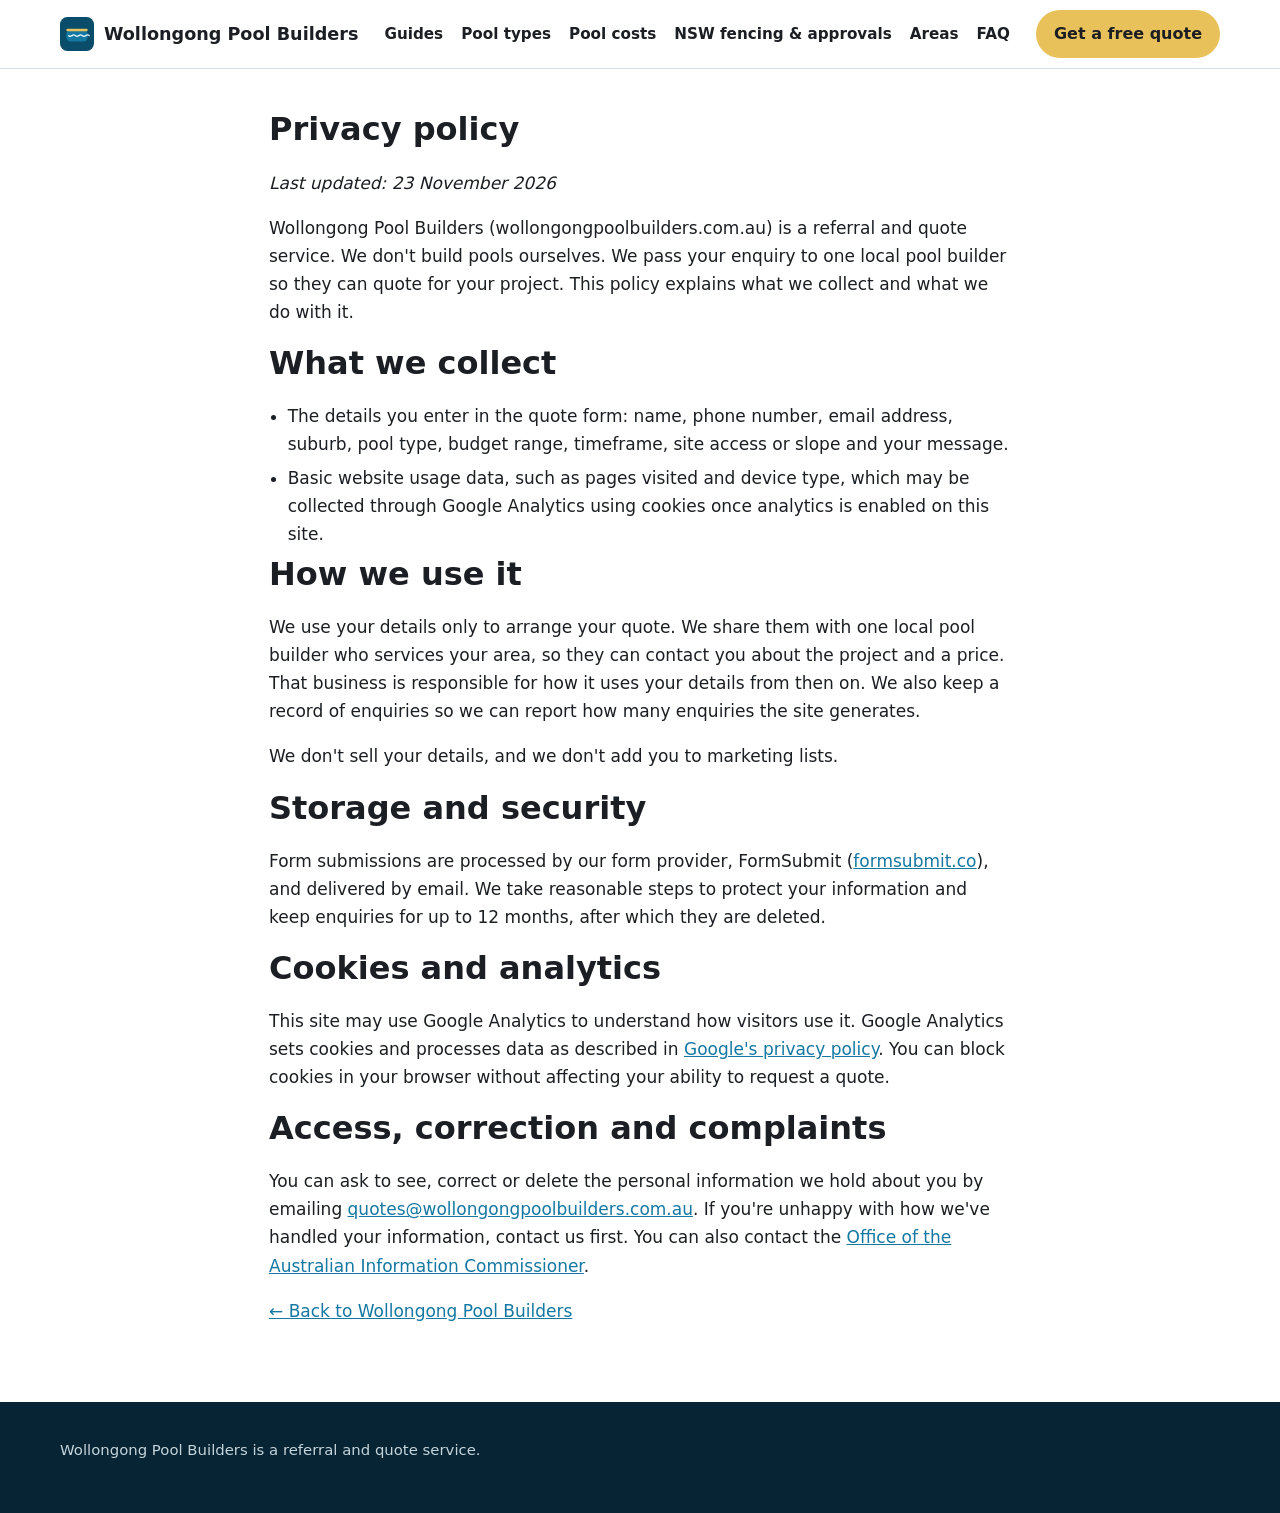
<file: privacy.html>
<!doctype html>
<html lang="en-AU">
<head>
<meta charset="utf-8">
<!-- Search Console verification meta tag goes here once the property is created -->
<meta name="viewport" content="width=device-width, initial-scale=1">
<title>Privacy Policy | Wollongong Pool Builders</title>
<meta name="description" content="How Wollongong Pool Builders collects, uses and shares the details you send when you request a quote.">
<link rel="canonical" href="https://wollongongpoolbuilders.com.au/privacy.html">
<link rel="icon" href="/favicon.svg" type="image/svg+xml">
<meta name="theme-color" content="#0a4d6b">
<meta property="og:type" content="website">
<meta property="og:locale" content="en_AU">
<meta property="og:site_name" content="Wollongong Pool Builders">
<meta property="og:title" content="Privacy Policy | Wollongong Pool Builders">
<meta property="og:description" content="How Wollongong Pool Builders collects, uses and shares the details you send when you request a quote.">
<meta property="og:url" content="https://wollongongpoolbuilders.com.au/privacy.html">
<meta property="og:image" content="https://wollongongpoolbuilders.com.au/img/hero.jpg">
<meta name="twitter:card" content="summary_large_image">
<meta name="twitter:image" content="https://wollongongpoolbuilders.com.au/img/hero.jpg">
<script>document.documentElement.classList.add('js')</script>
<link rel="stylesheet" href="/styles.css">
<!-- GA4 Measurement ID G-ZWHP8CDN0Y -->
<script async src="https://www.googletagmanager.com/gtag/js?id=G-ZWHP8CDN0Y"></script>
<script>window.dataLayer=window.dataLayer||[];function gtag(){dataLayer.push(arguments);}gtag('js',new Date());gtag('config','G-ZWHP8CDN0Y');</script>

</head>
<body>
<a class="skip-link" href="#main">Skip to content</a>
<header class="site-header">
  <div class="wrap">
    <a class="brand" href="/" aria-label="Wollongong Pool Builders home">
      <svg viewBox="0 0 64 64" aria-hidden="true"><rect width="64" height="64" rx="14" fill="#0a4d6b"/><rect x="12" y="24" width="40" height="22" rx="8" fill="#1478a3"/><path d="M16 35c5 5 8-5 13 0s8-5 13 0 8-5 13 0" fill="none" stroke="#e8f6fb" stroke-width="2.4" stroke-linecap="round"/><rect x="12" y="22" width="40" height="5" rx="2" fill="#e8c15a"/></svg>
      Wollongong Pool Builders
    </a>
    <nav class="nav" aria-label="Main">
      <a href="/#guides">Guides</a><a href="/pool-types/">Pool types</a><a href="/pool-costs/">Pool costs</a><a href="/nsw-pool-fencing-approvals/">NSW fencing &amp; approvals</a><a href="/#areas">Areas</a><a href="/#faq">FAQ</a>
    </nav>
    <a class="btn btn-call header-call" href="#quote">Get a free quote</a>
  </div>
</header>
<main id="main" class="legal">
  <h1>Privacy policy</h1>
  <p><em>Last updated: 23 November 2026</em></p>
  <p>Wollongong Pool Builders (wollongongpoolbuilders.com.au) is a referral and quote service. We don't build pools ourselves. We pass your enquiry to one local pool builder so they can quote for your project. This policy explains what we collect and what we do with it.</p>
  <h2>What we collect</h2>
  <ul class="clean">
    <li>The details you enter in the quote form: name, phone number, email address, suburb, pool type, budget range, timeframe, site access or slope and your message.</li>
    <li>Basic website usage data, such as pages visited and device type, which may be collected through Google Analytics using cookies once analytics is enabled on this site.</li>
  </ul>
  <h2>How we use it</h2>
  <p>We use your details only to arrange your quote. We share them with one local pool builder who services your area, so they can contact you about the project and a price. That business is responsible for how it uses your details from then on. We also keep a record of enquiries so we can report how many enquiries the site generates.</p>
  <p>We don't sell your details, and we don't add you to marketing lists.</p>
  <h2>Storage and security</h2>
  <p>Form submissions are processed by our form provider, FormSubmit (<a href="https://formsubmit.co/" rel="noopener">formsubmit.co</a>), and delivered by email. We take reasonable steps to protect your information and keep enquiries for up to 12 months, after which they are deleted.</p>
  <h2>Cookies and analytics</h2>
  <p>This site may use Google Analytics to understand how visitors use it. Google Analytics sets cookies and processes data as described in <a href="https://policies.google.com/privacy" rel="noopener">Google's privacy policy</a>. You can block cookies in your browser without affecting your ability to request a quote.</p>
  <h2>Access, correction and complaints</h2>
  <p>You can ask to see, correct or delete the personal information we hold about you by emailing <a href="mailto:quotes@wollongongpoolbuilders.com.au">quotes@wollongongpoolbuilders.com.au</a>. If you're unhappy with how we've handled your information, contact us first. You can also contact the <a href="https://www.oaic.gov.au/" rel="noopener">Office of the Australian Information Commissioner</a>.</p>
  <p><a href="/">&larr; Back to Wollongong Pool Builders</a></p>
</main>
<footer class="site-footer"><div class="wrap"><p>Wollongong Pool Builders is a referral and quote service.</p></div></footer>
</body>
</html>
</file>
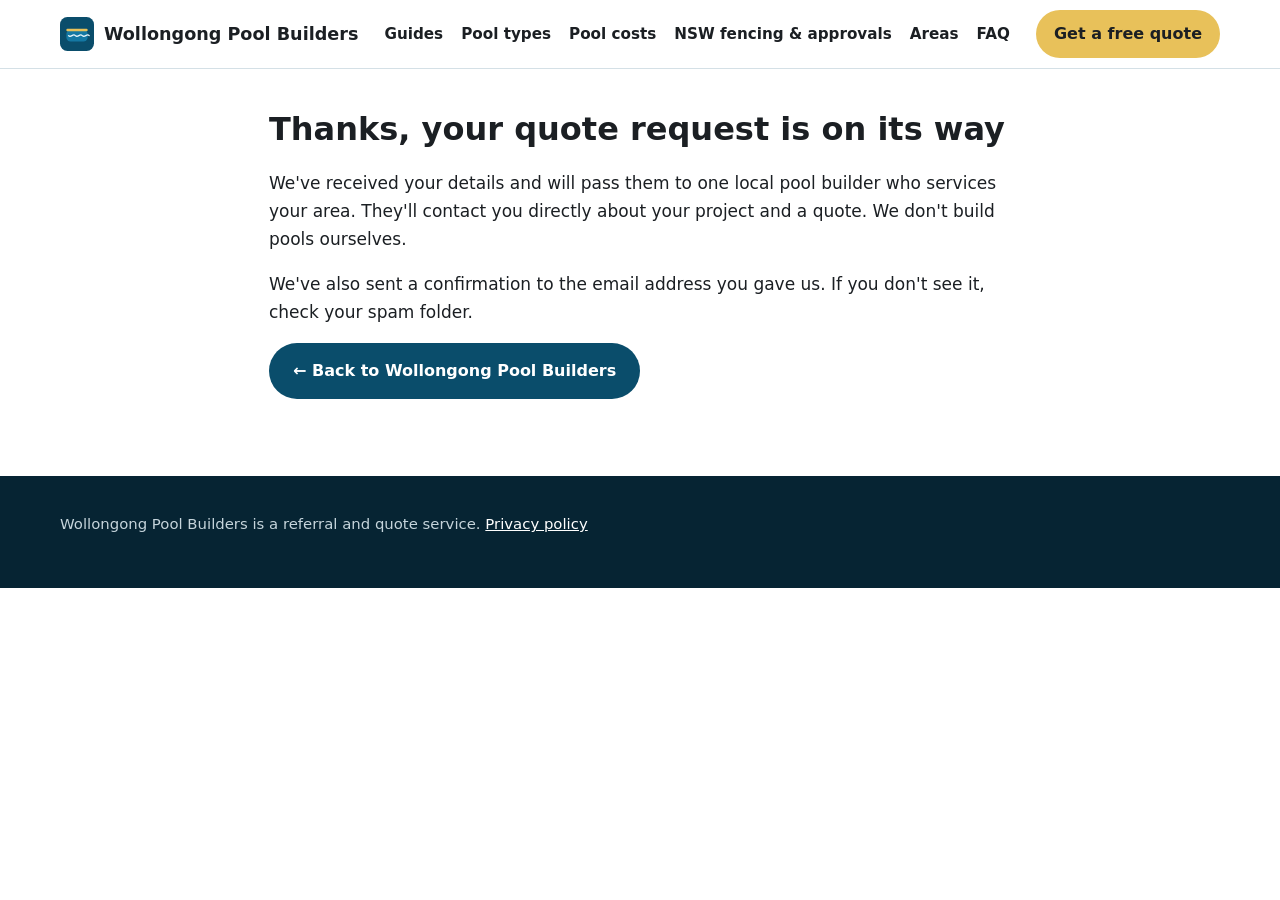
<file: thanks.html>
<!doctype html>
<html lang="en-AU">
<head>
<meta charset="utf-8">
<!-- Search Console verification meta tag goes here once the property is created -->
<meta name="viewport" content="width=device-width, initial-scale=1">
<title>Thanks, we&#x27;ve got your quote request | Wollongong Pool Builders</title>
<meta name="description" content="Your quote request has been received.">
<meta name="robots" content="noindex, nofollow">
<link rel="canonical" href="https://wollongongpoolbuilders.com.au/thanks.html">
<link rel="icon" href="/favicon.svg" type="image/svg+xml">
<meta name="theme-color" content="#0a4d6b">
<meta property="og:type" content="website">
<meta property="og:locale" content="en_AU">
<meta property="og:site_name" content="Wollongong Pool Builders">
<meta property="og:title" content="Thanks, we&#x27;ve got your quote request | Wollongong Pool Builders">
<meta property="og:description" content="Your quote request has been received.">
<meta property="og:url" content="https://wollongongpoolbuilders.com.au/thanks.html">
<meta property="og:image" content="https://wollongongpoolbuilders.com.au/img/hero.jpg">
<meta name="twitter:card" content="summary_large_image">
<meta name="twitter:image" content="https://wollongongpoolbuilders.com.au/img/hero.jpg">
<script>document.documentElement.classList.add('js')</script>
<link rel="stylesheet" href="/styles.css">
<!-- GA4 Measurement ID G-ZWHP8CDN0Y -->
<script async src="https://www.googletagmanager.com/gtag/js?id=G-ZWHP8CDN0Y"></script>
<script>window.dataLayer=window.dataLayer||[];function gtag(){dataLayer.push(arguments);}gtag('js',new Date());gtag('config','G-ZWHP8CDN0Y');</script>
<script>(function(){var fired=false;function fire(){if(fired)return;if(typeof gtag!=='function'){if(document.readyState!=='complete')setTimeout(fire,50);return;}var tok=null,done=null,ref='',qid=false;try{tok=sessionStorage.getItem('rws_lead_token');done=sessionStorage.getItem('rws_lead_done');}catch(e){}ref=document.referrer||'';try{qid=/(?:^|[?&])lead=1(?:&|$)/.test(location.search);}catch(e){}var via=!!(qid||tok||/formsubmit[.]co/i.test(ref));if(tok&&tok===done)return;if(!via&&(done==='direct'||done==='redirect'))return;fired=true;var flow=tok?'form':(via?'redirect':'direct');gtag('event','generate_lead',{form_name:'pool_builder_quote',lead_source:'wollongongpoolbuilders.com.au',lead_flow:flow,page_referrer:ref,transport_type:'beacon',send_to:'G-ZWHP8CDN0Y'});try{sessionStorage.setItem('rws_lead_done',tok||(flow==='direct'?'direct':'redirect'));}catch(e){}}if(document.readyState==='complete')fire();else window.addEventListener('load',fire);})();</script>
</head>
<body>
<a class="skip-link" href="#main">Skip to content</a>
<header class="site-header">
  <div class="wrap">
    <a class="brand" href="/" aria-label="Wollongong Pool Builders home">
      <svg viewBox="0 0 64 64" aria-hidden="true"><rect width="64" height="64" rx="14" fill="#0a4d6b"/><rect x="12" y="24" width="40" height="22" rx="8" fill="#1478a3"/><path d="M16 35c5 5 8-5 13 0s8-5 13 0 8-5 13 0" fill="none" stroke="#e8f6fb" stroke-width="2.4" stroke-linecap="round"/><rect x="12" y="22" width="40" height="5" rx="2" fill="#e8c15a"/></svg>
      Wollongong Pool Builders
    </a>
    <nav class="nav" aria-label="Main">
      <a href="/#guides">Guides</a><a href="/pool-types/">Pool types</a><a href="/pool-costs/">Pool costs</a><a href="/nsw-pool-fencing-approvals/">NSW fencing &amp; approvals</a><a href="/#areas">Areas</a><a href="/#faq">FAQ</a>
    </nav>
    <a class="btn btn-call header-call" href="#quote">Get a free quote</a>
  </div>
</header>
<main id="main" class="legal">
  <h1>Thanks, your quote request is on its way</h1>
  <p>We've received your details and will pass them to one local pool builder who services your area. They'll contact you directly about your project and a quote. We don't build pools ourselves.</p>
  <p>We've also sent a confirmation to the email address you gave us. If you don't see it, check your spam folder.</p>
  <p><a class="btn btn-primary" href="/">&larr; Back to Wollongong Pool Builders</a></p>
</main>
<footer class="site-footer"><div class="wrap"><p>Wollongong Pool Builders is a referral and quote service. <a href="/privacy.html">Privacy policy</a></p></div></footer>
</body>
</html>
</file>
<file: styles.css>
:root{
  --green:#0a4d6b;--green-2:#1478a3;--yellow:#e8c15a;--ink:#1b1f23;--muted:#555e66;
  --bg:#ffffff;--soft:#f2f7f9;--line:#d4e0e6;--radius:14px;--max:1200px;
}
*{box-sizing:border-box}
html{scroll-behavior:smooth}
body{margin:0;font-family:system-ui,-apple-system,"Segoe UI",Roboto,Arial,sans-serif;color:var(--ink);background:var(--bg);line-height:1.65;font-size:17px;padding-bottom:72px}
@media(min-width:800px){body{padding-bottom:0}}
img,svg{max-width:100%}
a{color:var(--green-2)}
a:focus-visible,button:focus-visible,input:focus-visible,select:focus-visible,textarea:focus-visible{outline:3px solid var(--yellow);outline-offset:2px}
.wrap{max-width:var(--max);margin:0 auto;padding:0 20px}
.skip-link{position:absolute;left:-999px;top:0;background:#fff;padding:8px 12px;z-index:100}
.skip-link:focus{left:8px}
h1,h2,h3{line-height:1.25;margin:0 0 .6em}
h1{font-size:clamp(1.9rem,4.5vw,2.9rem)}
h2{font-size:clamp(1.5rem,3vw,2rem);margin-top:0}
h3{font-size:1.15rem}
p{margin:0 0 1em}

/* header */
.site-header{background:#fff;border-bottom:1px solid var(--line);position:sticky;top:0;z-index:50}
.site-header .wrap{display:flex;align-items:center;justify-content:space-between;gap:16px;padding-top:10px;padding-bottom:10px}
.brand{display:flex;align-items:center;gap:10px;font-weight:800;color:var(--ink);text-decoration:none;font-size:1.1rem}
.brand svg{width:34px;height:34px}
.nav{display:none;gap:18px}
.nav a{color:var(--ink);text-decoration:none;font-weight:600;font-size:.95rem}
.nav a:hover{color:var(--green-2)}
@media(min-width:900px){.nav{display:flex}}

/* buttons */
.btn{display:inline-flex;align-items:center;justify-content:center;gap:8px;font-weight:700;border-radius:999px;padding:13px 22px;text-decoration:none;border:2px solid transparent;cursor:pointer;font-size:1rem}
.btn svg{width:20px;height:20px}
.btn-call{background:var(--yellow);color:#1b1f23}
.btn-call:hover{background:#e8c15a}
.btn-ghost{background:transparent;color:#fff;border-color:rgba(255,255,255,.7)}
.btn-ghost:hover{background:rgba(255,255,255,.12)}
.btn-primary{background:var(--green);color:#fff}
.btn-primary:hover{background:var(--green-2)}
.header-call{display:none}
@media(min-width:600px){.header-call{display:inline-flex;padding:9px 16px}}

/* hero */
.hero{background:linear-gradient(135deg,#0a4d6b 0%,#1478a3 60%,#1478a3 100%);color:#fff;padding:48px 0 56px}
.hero .wrap{display:grid;gap:32px}
@media(min-width:900px){.hero .wrap{grid-template-columns:1.15fr .85fr;align-items:center}}
.hero p.lead{font-size:1.15rem;color:#e6f2f6;max-width:38em}
.hero .ctas{display:flex;flex-wrap:wrap;gap:12px;margin:22px 0 18px}
.ticks{list-style:none;padding:0;margin:0;display:grid;gap:6px;color:#e6f2f6}
.ticks li{display:flex;gap:8px;align-items:flex-start}
.ticks svg{flex:0 0 20px;width:20px;height:20px;margin-top:3px}
.hero-card{background:#fff;color:var(--ink);border-radius:var(--radius);padding:22px;box-shadow:0 12px 30px rgba(0,0,0,.18)}
.hero-card h2{font-size:1.25rem}
.hero-card ol{margin:0;padding-left:1.2em}
.hero-card li{margin-bottom:.5em}

/* sections */
section{padding:56px 0}
section.alt{background:var(--soft)}
.intro{max-width:46em}
.grid{display:grid;gap:18px}
@media(min-width:700px){.grid-2{grid-template-columns:1fr 1fr}.grid-3{grid-template-columns:repeat(3,1fr)}}
.card{background:#fff;border:1px solid var(--line);border-radius:var(--radius);padding:20px}
.card .size{display:inline-block;background:var(--green);color:#fff;font-weight:800;border-radius:8px;padding:3px 10px;margin-bottom:8px}
.icon{width:36px;height:36px;color:var(--green);margin-bottom:6px}

table{width:100%;border-collapse:collapse;background:#fff;border-radius:var(--radius);overflow:hidden;border:1px solid var(--line)}
caption{text-align:left;font-weight:700;padding:0 0 10px}
th,td{padding:12px 14px;text-align:left;border-bottom:1px solid var(--line);vertical-align:top}
th{background:#e6eef2;font-size:.95rem}
.table-scroll{overflow-x:auto}
.note{font-size:.93rem;color:var(--muted)}
.yes h3{color:var(--green)}
.no h3{color:#b02a37}
ul.clean{padding-left:1.1em;margin:0}
ul.clean li{margin-bottom:.35em}

.areas{display:flex;flex-wrap:wrap;gap:8px;list-style:none;padding:0;margin:0 0 1em}
.areas li{background:#fff;border:1px solid var(--line);border-radius:999px;padding:6px 14px;font-size:.95rem}

/* faq */
details{background:#fff;border:1px solid var(--line);border-radius:var(--radius);padding:4px 18px;margin-bottom:10px}
summary{cursor:pointer;font-weight:700;padding:12px 0;list-style:none}
summary::-webkit-details-marker{display:none}
summary::after{content:"+";float:right;font-size:1.3rem;line-height:1;color:var(--green)}
details[open] summary::after{content:"–"}

/* form */
.quote{background:var(--green);color:#fff}
.quote .wrap{display:grid;gap:28px}
@media(min-width:900px){.quote .wrap{grid-template-columns:.8fr 1.2fr}}
.quote p{color:#e6f2f6}
form.quote-form{background:#fff;color:var(--ink);border-radius:var(--radius);padding:22px;display:grid;gap:14px}
@media(min-width:600px){form.quote-form{grid-template-columns:1fr 1fr}.full{grid-column:1/-1}}
label{display:block;font-weight:600;font-size:.95rem;margin-bottom:4px}
input,select,textarea{width:100%;font:inherit;padding:11px 12px;border:1.5px solid #b8c4bd;border-radius:10px;background:#fff;color:var(--ink)}
textarea{min-height:110px;resize:vertical}
.req{color:#b02a37}
.consent{font-size:.88rem;color:var(--muted)}

/* footer */
.site-footer{background:#062433;color:#c5d4db;padding:36px 0;font-size:.93rem}
.site-footer a{color:#fff}
.site-footer .wrap{display:grid;gap:10px}

/* sticky mobile call bar */
.mobile-call{position:fixed;left:0;right:0;bottom:0;z-index:60;display:flex;gap:8px;padding:10px 12px;background:#fff;border-top:1px solid var(--line);box-shadow:0 -6px 18px rgba(0,0,0,.08)}
.mobile-call .btn{flex:1;padding:12px 10px}
@media(min-width:800px){.mobile-call{display:none}}

.legal{max-width:46em;padding:40px 20px 60px;margin:0 auto}
.legal h1{font-size:2rem}

/* images */
.about-grid{display:grid;gap:28px;align-items:center}
@media(min-width:900px){.about-grid{grid-template-columns:1.2fr .8fr}}
figure{margin:0}
.photo img{width:100%;height:auto;display:block;border-radius:var(--radius)}
.photo figcaption,.size-figs figcaption{font-size:.85rem;color:var(--muted);margin-top:6px}
.local-photo{max-width:720px;margin-top:8px}
.size-figs{display:grid;gap:14px;margin:6px 0 10px;grid-template-columns:1fr}
@media(min-width:600px){.size-figs{grid-template-columns:1fr 1fr}}
.size-figs img{width:100%;height:auto;display:block;border-radius:10px;border:1px solid var(--line);background:#f2f7f9}
.size-figs figcaption{font-weight:700;color:var(--ink)}
.credits{font-size:.8rem;color:#8aa0ab}

/* banner hero */
.hero{position:relative;overflow:hidden;background:#062433;padding:56px 0 64px}
.hero-bg,.hero-bg img{position:absolute;inset:0;width:100%;height:100%}
.hero-bg img{object-fit:cover;object-position:center 40%;filter:brightness(1.08)}
.hero::before{content:"";position:absolute;inset:0;z-index:1;background:linear-gradient(90deg,rgba(6,30,48,.82) 0%,rgba(6,30,48,.55) 42%,rgba(6,30,48,.22) 100%)}
.hero .wrap.hero-grid{position:relative;z-index:2;display:grid;gap:32px;align-items:center}
@media(min-width:960px){.hero .wrap.hero-grid{grid-template-columns:1.05fr .95fr;gap:48px}.hero{padding:72px 0 80px}}
.hero h1{text-shadow:0 2px 4px rgba(0,0,0,.45),0 4px 22px rgba(0,0,0,.45)}
.hero .lead,.hero .updated{text-shadow:0 1px 3px rgba(0,0,0,.6)}
.hero-copy .ticks{margin:6px 0 20px}
.hero-copy .ctas{margin:0}
.hero-form-card{background:#fff;color:var(--ink);border-radius:var(--radius);padding:24px;box-shadow:0 18px 40px rgba(0,0,0,.35);scroll-margin-top:80px}
.hero-form-card h2{font-size:1.45rem;margin-bottom:.3em}
.hero-form-card .form-intro{color:var(--muted);font-size:.95rem;margin-bottom:12px}
.hero-form-card form.quote-form{padding:0;box-shadow:none;border-radius:0;gap:12px}
.hero-form-card input,.hero-form-card select,.hero-form-card textarea{padding:9px 11px}
.hero-form-card textarea{min-height:72px}
.hero-form-card .consent{margin:10px 0 0}
.photo-credit{position:absolute;right:10px;bottom:6px;z-index:2;margin:0;font-size:.72rem;color:rgba(255,255,255,.8)}
.photo-credit a{color:#fff}
.how-card{background:#fff;color:var(--ink);border-radius:var(--radius);padding:22px}
.how-card ol{margin:0;padding-left:1.2em}.how-card li{margin-bottom:.5em}

/* v2 */
.hero .lead{color:#fff}
.updated{font-size:.85rem;color:#e6f2f6;margin:14px 0 0}
.updated-dark{font-size:.9rem;color:var(--muted);font-weight:600;margin-top:-.4em}
fieldset{border:0;margin:0;padding:0;min-width:0}
.step{display:grid;gap:12px;grid-template-columns:1fr}
@media(min-width:600px){.step{grid-template-columns:1fr 1fr}}
.step-label{font-size:.8rem;font-weight:700;text-transform:uppercase;letter-spacing:.04em;color:var(--green-2);margin-bottom:6px;padding:0}
.step-2{margin-top:16px}
.js .is-step-1 .step-2{display:none}
.js .is-step-2 .step-1{display:none}
.js .is-step-2 .step-2{margin-top:0}
.js-only{display:none}
.js .js-only{display:block}
.js .step2-actions .js-only{display:inline-block}
.other-wrap{display:none}.other-wrap.show{display:block}
html:not(.js) .other-wrap{display:block}
.btn-block{width:100%}
.btn-link{background:none;border:0;color:var(--green-2);font:inherit;font-weight:600;cursor:pointer;margin-left:14px;text-decoration:underline}
.microcopy{font-size:.86rem;color:var(--muted);margin:0}
.form-error{color:#b02a37;font-weight:600;font-size:.9rem;margin:0}
[aria-invalid="true"]{border-color:#b02a37}
.hero-form-card .quote-form{display:block}
.trust{background:#062433;color:#e6f2f6;padding:16px 0}
.trust-list{list-style:none;margin:0 auto;display:grid;gap:10px 24px;grid-template-columns:1fr}
@media(min-width:700px){.trust-list{grid-template-columns:1fr 1fr}}
@media(min-width:1000px){.trust-list{grid-template-columns:repeat(4,1fr)}}
.trust-list li{display:flex;gap:8px;align-items:flex-start;font-size:.95rem}
.trust-list svg{flex:0 0 20px;width:20px;height:20px;color:var(--yellow);margin-top:3px}
.trust-list strong{color:#fff}
ol.steps{list-style:none;padding:0;margin:0 0 16px}
.step-num{display:inline-grid;place-items:center;width:34px;height:34px;border-radius:50%;background:var(--yellow);color:#1b1f23;font-weight:800;margin-bottom:8px}
.equiv{font-weight:700;color:var(--green-2);margin:-.2em 0 .5em}
.price-table td{white-space:nowrap}
.area-groups{display:grid;gap:8px 28px;margin-bottom:12px}
@media(min-width:800px){.area-groups{grid-template-columns:1fr 1fr}}
.area-group h3{font-size:1rem;margin:10px 0 8px}
/* photo cards */
.photo-cards{display:grid;gap:20px;grid-template-columns:1fr;margin:10px 0 28px}
@media(min-width:620px){.photo-cards{grid-template-columns:1fr 1fr}}
@media(min-width:1000px){.photo-cards{grid-template-columns:repeat(4,1fr)}}
.photo-card{position:relative;display:flex;flex-direction:column;background:#fff;border:1px solid var(--line);border-radius:var(--radius);overflow:hidden;text-decoration:none;color:var(--ink);box-shadow:0 6px 18px rgba(0,0,0,.06);transition:transform .15s,box-shadow .15s}
.photo-card:hover{transform:translateY(-2px);box-shadow:0 10px 24px rgba(0,0,0,.1)}
.pc-img{display:block;aspect-ratio:4/3;overflow:hidden;background:#f2f7f9}
.pc-img img{width:100%;height:100%;object-fit:cover;display:block}
.pc-svg img{object-fit:contain;padding:12px}
.pc-icon{position:absolute;left:18px;top:-26px;width:52px;height:52px;border-radius:50%;background:var(--yellow);color:#062433;display:grid;place-items:center;border:4px solid #fff;box-shadow:0 4px 10px rgba(0,0,0,.15)}
.pc-icon svg{width:24px;height:24px}
.pc-body{position:relative;display:block;padding:34px 18px 18px}
.pc-title{display:block;font-size:1.1rem;margin-bottom:6px}
.pc-text{display:block;font-size:.95rem;color:var(--muted)}
.more-jobs h3{margin-bottom:.4em}
/* truck band */
.band-wrap{padding:8px 0 48px}
.truck-band{position:relative;border-radius:var(--radius);overflow:hidden;min-height:260px;display:flex;align-items:flex-end}
.truck-band img{position:absolute;inset:0;width:100%;height:100%;object-fit:cover;object-position:center 60%}
.truck-band::after{content:"";position:absolute;inset:0;background:linear-gradient(90deg,rgba(6,30,48,.72) 0%,rgba(6,30,48,.35) 55%,rgba(6,30,48,0) 100%)}
.band-text{position:relative;z-index:1;padding:28px;max-width:560px}
.band-line{color:#fff;font-size:clamp(1.4rem,3vw,2rem);font-weight:800;line-height:1.2;margin:0 0 16px;text-shadow:0 2px 8px rgba(0,0,0,.4)}
@media(min-width:900px){.truck-band{min-height:420px;align-items:center}.band-text{padding:44px}}
.closing-inner{display:grid;gap:12px;align-items:center}
@media(min-width:900px){.quote .wrap.closing-inner{grid-template-columns:1fr auto}}
.closing-grid{display:grid;gap:28px;align-items:center}
@media(min-width:900px){.quote .wrap.closing-grid{grid-template-columns:.9fr 1.1fr}}
.closing-photo img{width:100%;height:auto;display:block;border-radius:var(--radius);box-shadow:0 12px 30px rgba(0,0,0,.25)}

/* How it works step photos */
.step-card{padding:0;overflow:hidden;display:flex;flex-direction:column}
.step-img{display:block;aspect-ratio:3/2;background:#e6eef2}
.step-img img{display:block;width:100%;height:100%;object-fit:cover;border-radius:var(--radius) var(--radius) 0 0}
.step-body{position:relative;padding:30px 20px 20px}
.step-card .step-num{position:absolute;top:-21px;left:20px;width:42px;height:42px;margin:0;font-size:1.1rem;border:3px solid #fff;box-shadow:0 2px 6px rgba(0,0,0,.18)}
.step-card h3{margin-top:0}

/* seo-pages-v1 */
.page-hero{background:var(--green);color:#fff;padding:34px 0 38px}
.page-hero h1{color:#fff;margin-bottom:.4em}
.page-hero .lead{color:#fff;font-size:1.12rem;max-width:44em;margin-bottom:.6em}
.page-hero .updated{color:#e6f2f6;font-size:.9rem;margin:0}
.crumbs{font-size:.9rem;margin-bottom:14px;color:#e6f2f6}
.crumbs ol{list-style:none;padding:0;margin:0;display:flex;flex-wrap:wrap;gap:6px}
.crumbs li+li::before{content:"›";margin-right:6px;opacity:.8}
.crumbs a{color:#fff}
.page-grid{display:grid;gap:36px;padding-top:40px;padding-bottom:48px}
@media(min-width:960px){.page-grid{grid-template-columns:minmax(0,1fr) 380px;align-items:start}.page-aside{position:sticky;top:84px}}
.page-body h2{margin-top:1.4em;font-size:clamp(1.3rem,2.6vw,1.7rem)}
.page-body h2:first-child{margin-top:0}
.page-body figure{margin:0 0 1.4em}
.page-body figure img{width:100%;height:auto;border-radius:var(--radius);display:block}
.page-body figcaption{font-size:.85rem;color:var(--muted);margin-top:6px}
.page-body table{width:100%;border-collapse:collapse;margin:0 0 1.2em}
.page-body th,.page-body td{border:1px solid var(--line);padding:8px 10px;text-align:left;vertical-align:top}
.page-body .callout{background:var(--soft);border-left:4px solid var(--green);padding:14px 16px;border-radius:8px;margin:0 0 1.2em}
.page-body .sources{font-size:.88rem;color:var(--muted)}
.link-list{display:flex;flex-wrap:wrap;gap:10px;list-style:none;padding:0;margin:0 0 1em}
.link-list a{display:inline-block;background:#fff;border:1px solid var(--line);border-radius:999px;padding:7px 15px;text-decoration:none;font-weight:600}
.link-list a:hover{border-color:var(--green)}
.areas a{text-decoration:none;font-weight:600}
.guide-cards{display:grid;gap:16px}
@media(min-width:700px){.guide-cards{grid-template-columns:repeat(3,1fr)}}
.guide-cards a{display:block;background:#fff;border:1px solid var(--line);border-radius:var(--radius);padding:18px;text-decoration:none;color:var(--ink)}
.guide-cards a strong{display:block;color:var(--green-2);font-size:1.08rem;margin-bottom:4px}
.guide-cards a:hover{border-color:var(--green)}
.footer-links{display:flex;flex-wrap:wrap;gap:6px 14px}

/* site-specific */
.photo-note{font-size:.8rem;color:var(--muted);margin-top:8px}
.disclaimer{background:#fff8e6;border:1px solid #f0d58a;border-radius:var(--radius);padding:16px 18px;font-size:.95rem}

/* summary-v1 */
.summary{font-size:1.05rem;font-weight:600;max-width:44em;margin:0 0 .7em}
.hero .summary,.page-hero .summary{color:#fff}

/* pool sites */
.hero .h3-tag{font-size:1.05rem;color:#e6f2f6;margin:0 0 14px;max-width:38em}
.credit-line{font-size:.8rem;color:#8aa0ab}
.page-aside .microcopy{margin-top:8px}
.callout strong{color:var(--ink)}
.factor-grid{display:grid;gap:14px}
@media(min-width:700px){.factor-grid{grid-template-columns:1fr 1fr}}
.type-grid .photo-card{min-height:100%}

.narrow-copy{max-width:860px}
</file>
